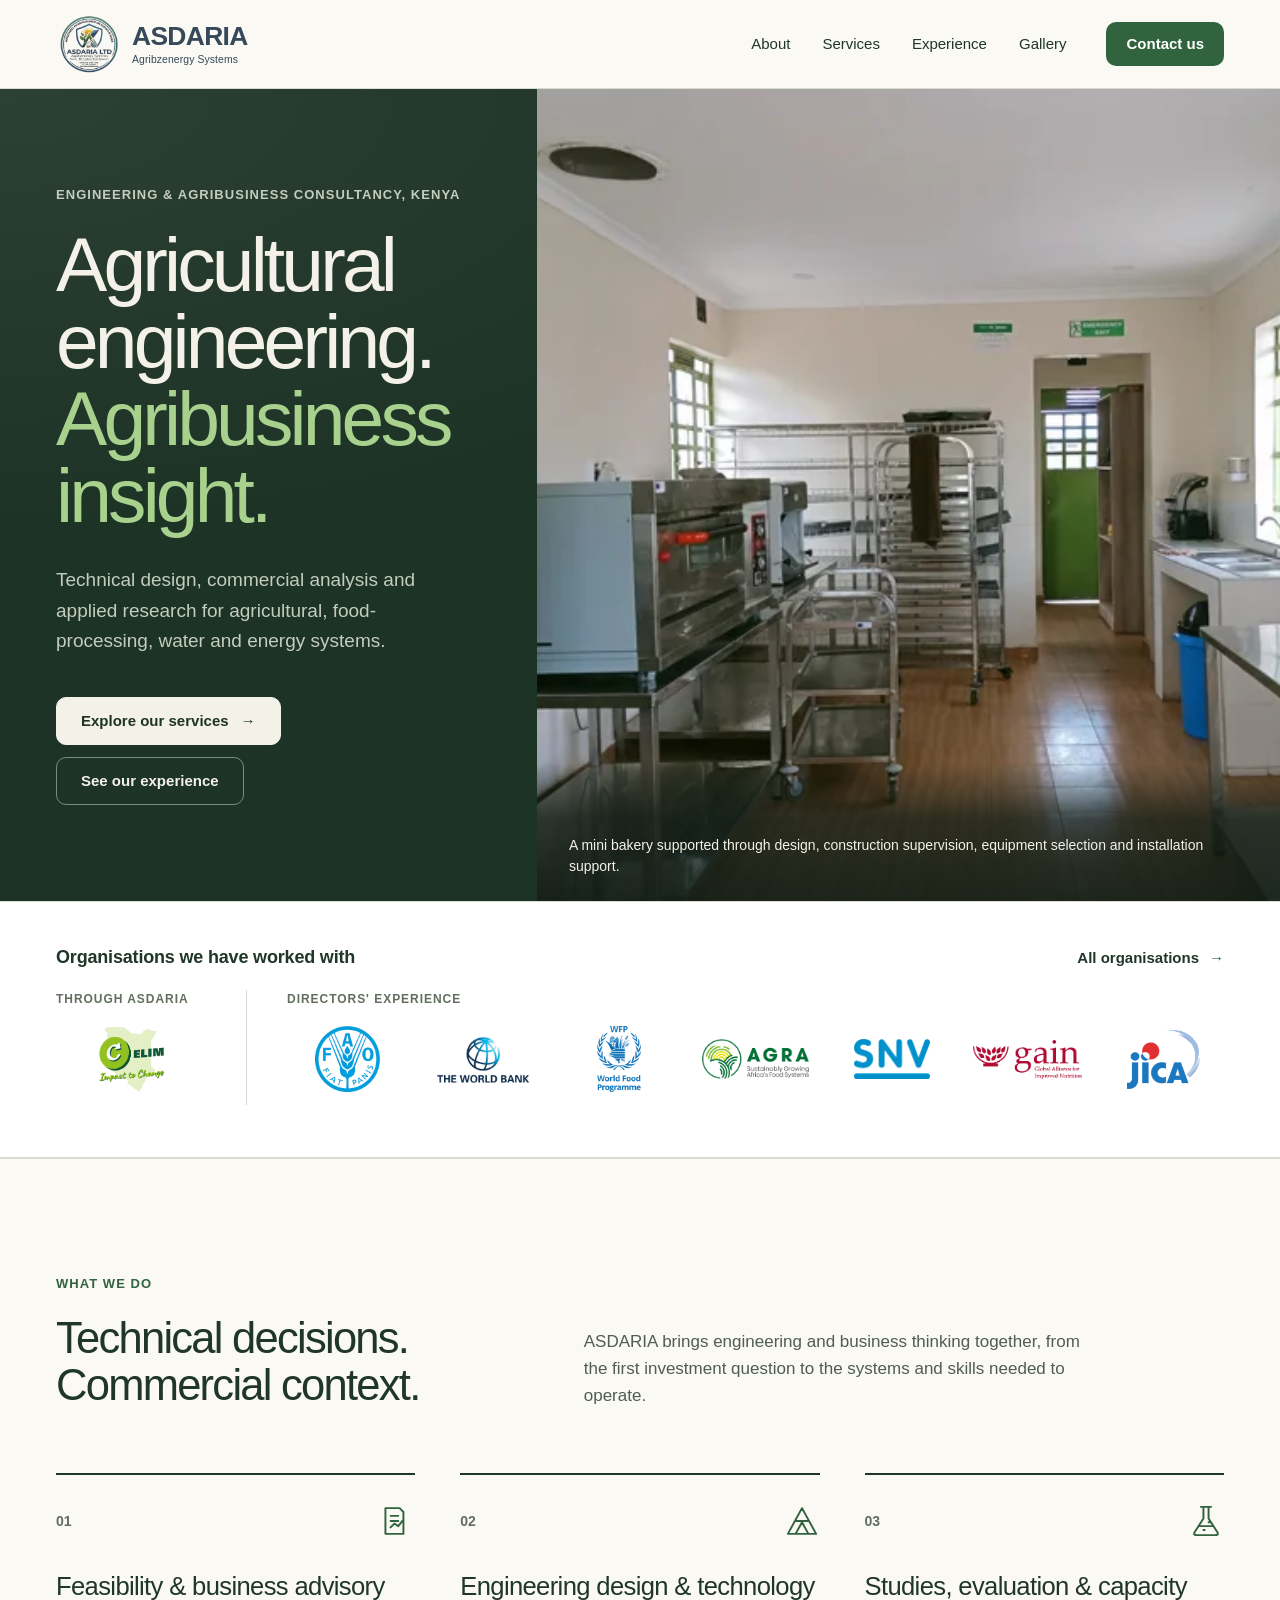
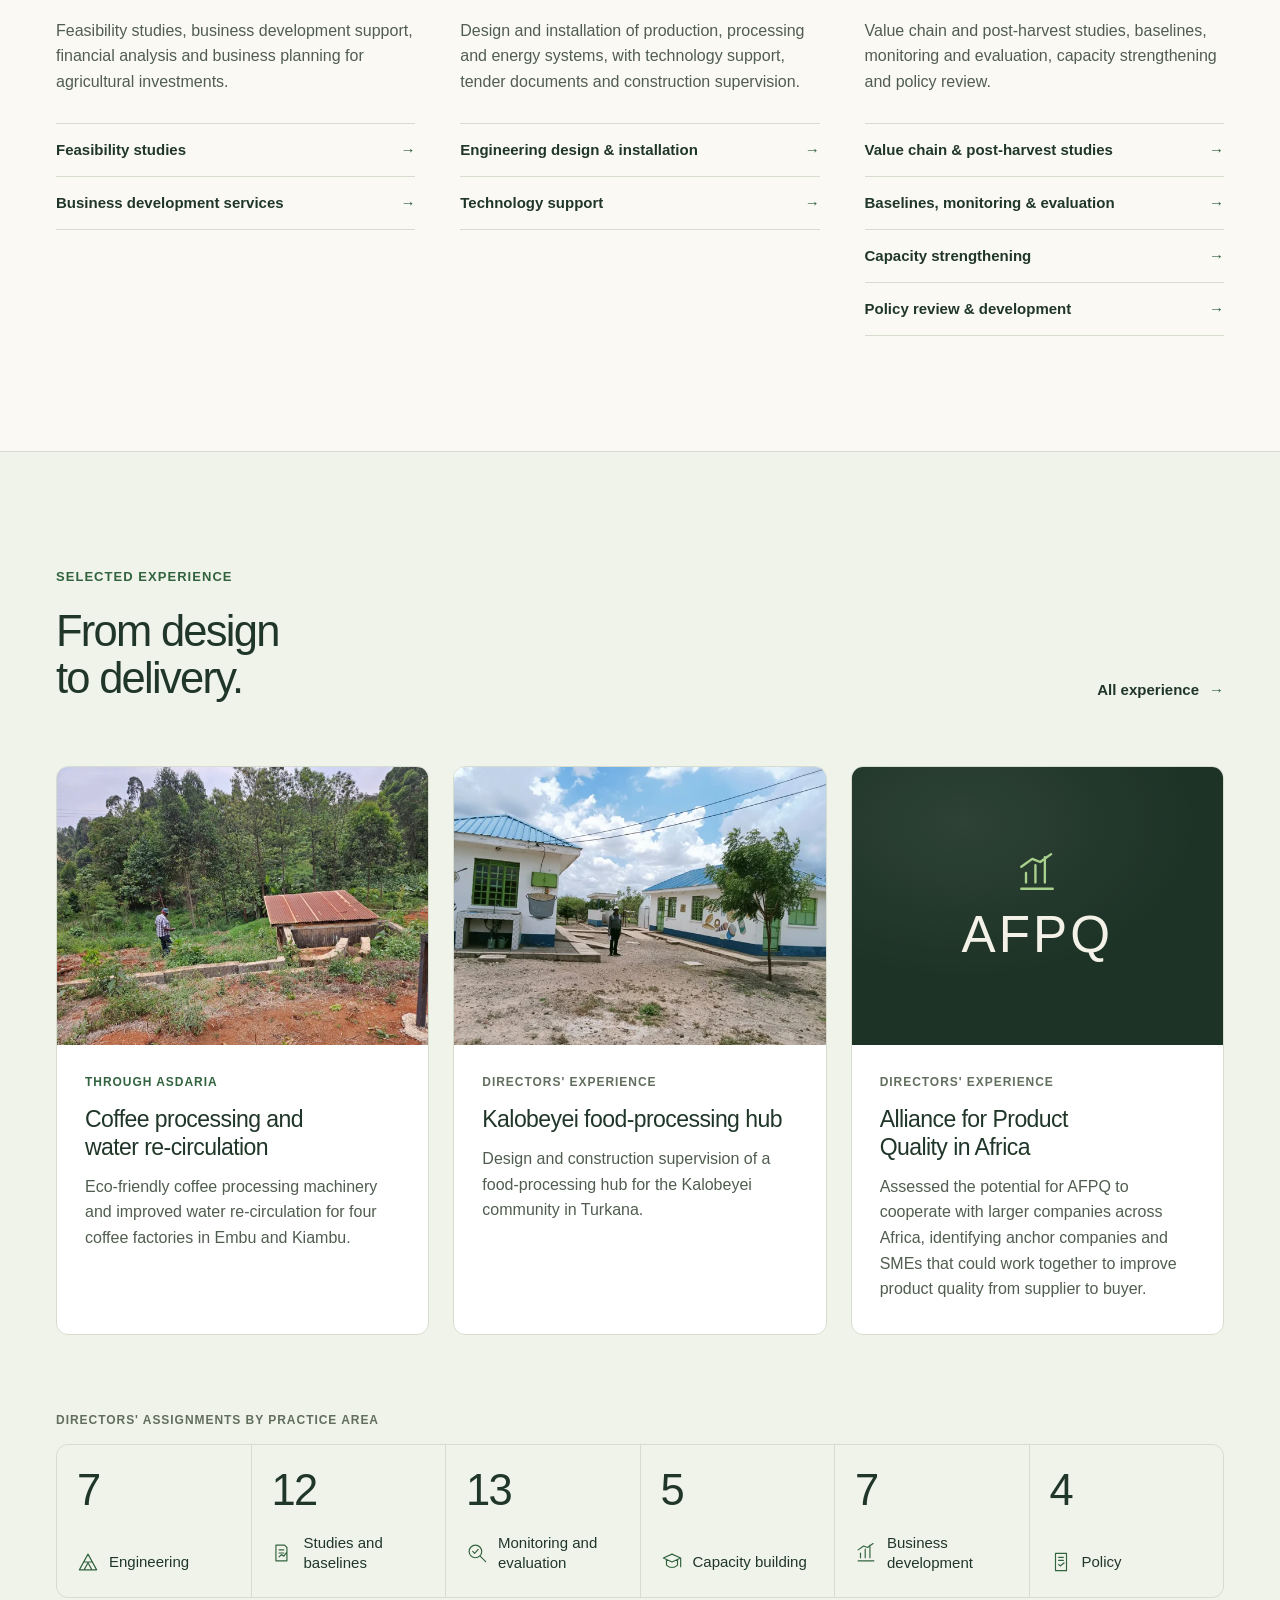
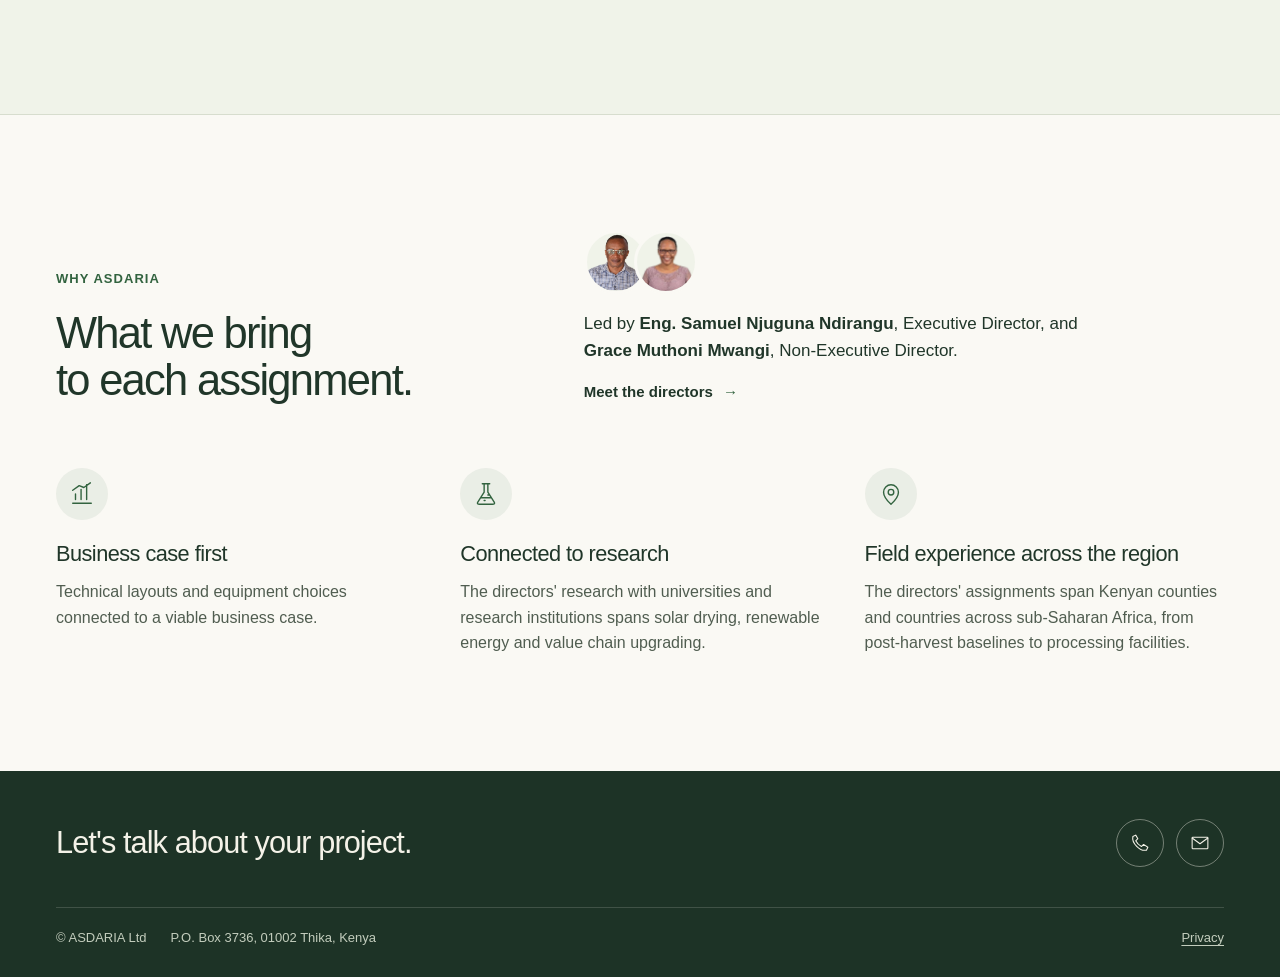
<file: site/index.html>
<!doctype html>
<html lang="en-KE" data-theme="light"><head><meta charset="utf-8">
<meta name="color-scheme" content="light">
<meta name="theme-color" content="#faf9f4">
<meta name="viewport" content="width=device-width, initial-scale=1">
<title>Agricultural engineering and agribusiness consultancy | ASDARIA</title><meta name="description" content="ASDARIA combines agricultural engineering and agribusiness advisory for agriculture, food processing, post-harvest systems, water and energy in Kenya and Africa.">
<meta property="og:title" content="Agricultural engineering and agribusiness consultancy | ASDARIA">
<meta property="og:description" content="ASDARIA combines agricultural engineering and agribusiness advisory for agriculture, food processing, post-harvest systems, water and energy in Kenya and Africa.">
<meta property="og:type" content="website"><meta property="og:site_name" content="ASDARIA">
<meta property="og:locale" content="en_KE">
<meta property="og:image" content="https://asdaria.web.app/assets/share.jpg"><meta property="og:image:width" content="1200"><meta property="og:image:height" content="630">
<meta property="og:image:alt" content="Bakery equipment, racks and stainless-steel work surfaces."><meta name="twitter:card" content="summary_large_image">
<link rel="canonical" href="https://asdaria.web.app/"><meta property="og:url" content="https://asdaria.web.app/">
<link rel="icon" href="assets/favicon.png" type="image/png">
<link rel="stylesheet" href="assets/style.css?v=449f002467"><script src="assets/main.js?v=7357a02862" defer></script>
</head><body>
<a class="skip-link" href="#main">Skip to content</a>
<header class="site-header"><div class="container header-inner">
<a class="brand" href="index.html" aria-label="ASDARIA home"><img class="brand-mark" src="assets/asdaria-logo.png" width="800" height="787" alt="">
      <span class="brand-copy"><span class="brand-name">ASDARIA</span><span class="brand-descriptor">Agribzenergy Systems</span></span></a>
<button class="menu-toggle" type="button" aria-controls="primary-nav" aria-expanded="false" hidden><span class="menu-icon" aria-hidden="true"></span>Menu</button>
<nav id="primary-nav" aria-label="Primary"><a href="about.html">About</a><a href="services.html">Services</a><a href="projects.html">Experience</a><a href="gallery.html">Gallery</a><a class="nav-cta" href="contact.html">Contact us</a></nav>
</div></header>
<main id="main" tabindex="-1"><section class="home-hero" aria-labelledby="hero-title"><div class="home-hero-grid">
      <div class="hero-copy"><p class="eyebrow">Engineering &amp; agribusiness consultancy, Kenya</p>
      <h1 id="hero-title">Agricultural<br>engineering.<br><span>Agribusiness<br>insight.</span></h1>
      <p class="hero-lead">Technical design, commercial analysis and applied research for agricultural, food-processing, water and energy systems.</p>
      <div class="hero-actions"><a class="button light" href="services.html">Explore our services <span aria-hidden="true">&rarr;</span></a><a class="button outline-light" href="projects.html">See our experience</a></div></div>
      <figure class="hero-media"><img src="assets/img/bakery.webp" srcset="assets/img/bakery-small.webp 640w, assets/img/bakery.webp 1600w" sizes="(max-width: 900px) 100vw, 50vw" width="1600" height="1200" alt="Bakery equipment, racks and stainless-steel work surfaces." fetchpriority="high"><figcaption>A mini bakery supported through design, construction supervision, equipment selection and installation support.</figcaption></figure>
      </div></section>
      <section class="org-band" aria-labelledby="org-band-title"><div class="container">
      <div class="org-band-head"><h2 id="org-band-title">Organisations we have worked with</h2><a class="text-link" href="about.html#organisations">All organisations <span aria-hidden="true">&rarr;</span></a></div>
      <div class="org-band-groups"><div class="org-band-group org-band-company"><p>Through ASDARIA</p><ul class="org-row"><li><img src="assets/organisations/celim.webp" width="67" height="64" alt="CELIM, Centro Laici Italiani per le Missioni" loading="lazy" decoding="async"></li></ul></div>
      <div class="org-band-group"><p>Directors' experience</p><ul class="org-row"><li><img src="assets/organisations/fao.webp" width="65" height="66" alt="Food and Agriculture Organization of the United Nations" loading="lazy" decoding="async"></li><li><img src="assets/organisations/world-bank.webp" width="92" height="47" alt="World Bank" loading="lazy" decoding="async"></li><li><img src="assets/organisations/wfp.webp" width="44" height="66" alt="United Nations World Food Programme" loading="lazy" decoding="async"></li><li><img src="assets/organisations/agra.webp" width="107" height="40" alt="AGRA" loading="lazy" decoding="async"></li><li><img src="assets/organisations/snv.webp" width="76" height="41" alt="SNV Netherlands Development Organisation" loading="lazy" decoding="async"></li><li><img src="assets/organisations/gain.webp" width="109" height="39" alt="Global Alliance for Improved Nutrition" loading="lazy" decoding="async"></li><li><img src="assets/organisations/jica.webp" width="73" height="59" alt="Japan International Cooperation Agency" loading="lazy" decoding="async"></li></ul></div></div>
      </div></section>
      <section class="section practice" aria-labelledby="practice-title"><div class="container">
      <div class="section-head"><div><p class="eyebrow">What we do</p><h2 id="practice-title">Technical decisions.<br>Commercial context.</h2></div><p>ASDARIA brings engineering and business thinking together, from the first investment question to the systems and skills needed to operate.</p></div>
      <ol class="pillars reveal-group"><li class="pillar reveal"><div class="pillar-head"><span class="pillar-index">01</span><svg class="practice-icon" viewBox="0 0 28 28" fill="none" stroke="currentColor" stroke-width="1.5" stroke-linecap="round" stroke-linejoin="round" aria-hidden="true" focusable="false"><path d="M5 4h11l3 3v17H5zM9 10h6M9 14h6M9 19l3-3 3 2 4-5"/></svg></div><h3>Feasibility & business advisory</h3><p>Feasibility studies, business development support, financial analysis and business planning for agricultural investments.</p>
      <ul class="pillar-links"><li><a href="services.html#feasibility">Feasibility studies<span aria-hidden="true">&rarr;</span></a></li><li><a href="services.html#bds">Business development services<span aria-hidden="true">&rarr;</span></a></li></ul></li><li class="pillar reveal"><div class="pillar-head"><span class="pillar-index">02</span><svg class="practice-icon" viewBox="0 0 28 28" fill="none" stroke="currentColor" stroke-width="1.5" stroke-linecap="round" stroke-linejoin="round" aria-hidden="true" focusable="false"><path d="M3 24 14 4l11 20zM9 24l5-9 5 9M9 14h10"/></svg></div><h3>Engineering design & technology</h3><p>Design and installation of production, processing and energy systems, with technology support, tender documents and construction supervision.</p>
      <ul class="pillar-links"><li><a href="services.html#engineering">Engineering design &amp; installation<span aria-hidden="true">&rarr;</span></a></li><li><a href="services.html#technology">Technology support<span aria-hidden="true">&rarr;</span></a></li></ul></li><li class="pillar reveal"><div class="pillar-head"><span class="pillar-index">03</span><svg class="practice-icon" viewBox="0 0 28 28" fill="none" stroke="currentColor" stroke-width="1.5" stroke-linecap="round" stroke-linejoin="round" aria-hidden="true" focusable="false"><path d="M10 3h8M12 3v9L5 23q-1 2 2 2h14q3 0 2-2l-7-11V3M9 18h10M12 21h1M16 15h1"/></svg></div><h3>Studies, evaluation & capacity</h3><p>Value chain and post-harvest studies, baselines, monitoring and evaluation, capacity strengthening and policy review.</p>
      <ul class="pillar-links"><li><a href="services.html#postharvest">Value chain &amp; post-harvest studies<span aria-hidden="true">&rarr;</span></a></li><li><a href="services.html#research">Baselines, monitoring &amp; evaluation<span aria-hidden="true">&rarr;</span></a></li><li><a href="services.html#capacity">Capacity strengthening<span aria-hidden="true">&rarr;</span></a></li><li><a href="services.html#policy">Policy review &amp; development<span aria-hidden="true">&rarr;</span></a></li></ul></li></ol></div></section>
      <section class="section soft featured" aria-labelledby="featured-title"><div class="container">
      <div class="section-head"><div><p class="eyebrow">Selected experience</p><h2 id="featured-title">From design<br>to delivery.</h2></div><a class="text-link" href="projects.html">All experience <span aria-hidden="true">&rarr;</span></a></div>
      <div class="cases reveal-group"><article class="case reveal is-company"><div class="case-media"><img src="assets/img/coffee-assessment.webp" srcset="assets/img/coffee-assessment-small.webp 640w, assets/img/coffee-assessment.webp 1600w" sizes="(max-width: 900px) calc(100vw - 40px), 440px" width="1600" height="1200" alt="A site assessment beside coffee-processing water channels and a small pump building." loading="lazy" decoding="async"></div><div class="case-body">
      <p class="case-label">Through ASDARIA</p><h3><a href="projects.html#coffee">Coffee processing and water re-circulation</a></h3><p>Eco-friendly coffee processing machinery and improved water re-circulation for four coffee factories in Embu and Kiambu.</p></div></article><article class="case reveal"><div class="case-media"><img src="assets/img/food-hub.webp" srcset="assets/img/food-hub-small.webp 640w, assets/img/food-hub.webp 1600w" sizes="(max-width: 900px) calc(100vw - 40px), 440px" width="1600" height="1200" alt="The courtyard and buildings of a food-processing hub." loading="lazy" decoding="async"></div><div class="case-body">
      <p class="case-label">Directors' experience</p><h3><a href="projects.html#kalobeyei">Kalobeyei food-processing hub</a></h3><p>Design and construction supervision of a food-processing hub for the Kalobeyei community in Turkana.</p></div></article><article class="case reveal"><div class="case-media"><span class="case-mark" aria-hidden="true"><svg class="practice-icon" viewBox="0 0 28 28" fill="none" stroke="currentColor" stroke-width="1.5" stroke-linecap="round" stroke-linejoin="round" aria-hidden="true" focusable="false"><path d="M4 24h20M7 20v-6M13 20V9M19 20V4M4 10l7-5 5 2 7-5"/></svg><span>AFPQ</span></span></div><div class="case-body">
      <p class="case-label">Directors' experience</p><h3><a href="projects.html#afpq">Alliance for Product Quality in Africa</a></h3><p>Assessed the potential for AFPQ to cooperate with larger companies across Africa, identifying anchor companies and SMEs that could work together to improve product quality from supplier to buyer.</p></div></article></div>
      <div class="practice-index reveal"><h3>Directors' assignments by practice area</h3><ul><li><a href="projects.html#engineering-experience"><span class="index-count">7</span><span class="index-label"><svg class="practice-icon" viewBox="0 0 28 28" fill="none" stroke="currentColor" stroke-width="1.5" stroke-linecap="round" stroke-linejoin="round" aria-hidden="true" focusable="false"><path d="M3 24 14 4l11 20zM9 24l5-9 5 9M9 14h10"/></svg>Engineering</span></a></li><li><a href="projects.html#studies-experience"><span class="index-count">12</span><span class="index-label"><svg class="practice-icon" viewBox="0 0 28 28" fill="none" stroke="currentColor" stroke-width="1.5" stroke-linecap="round" stroke-linejoin="round" aria-hidden="true" focusable="false"><path d="M5 4h11l3 3v17H5zM9 10h6M9 14h6M9 19l3-3 3 2 4-5"/></svg>Studies and baselines</span></a></li><li><a href="projects.html#evaluation-experience"><span class="index-count">13</span><span class="index-label"><svg class="practice-icon" viewBox="0 0 28 28" fill="none" stroke="currentColor" stroke-width="1.5" stroke-linecap="round" stroke-linejoin="round" aria-hidden="true" focusable="false"><circle cx="12" cy="12" r="8"/><path d="m18 18 7 7M8.5 12l2.5 2.5 4.5-5"/></svg>Monitoring and evaluation</span></a></li><li><a href="projects.html#capacity-experience"><span class="index-count">5</span><span class="index-label"><svg class="practice-icon" viewBox="0 0 28 28" fill="none" stroke="currentColor" stroke-width="1.5" stroke-linecap="round" stroke-linejoin="round" aria-hidden="true" focusable="false"><path d="m3 9 11-5 11 5-11 5zM7 11v7q7 6 14 0v-7M25 9v11"/></svg>Capacity building</span></a></li><li><a href="projects.html#business-experience"><span class="index-count">7</span><span class="index-label"><svg class="practice-icon" viewBox="0 0 28 28" fill="none" stroke="currentColor" stroke-width="1.5" stroke-linecap="round" stroke-linejoin="round" aria-hidden="true" focusable="false"><path d="M4 24h20M7 20v-6M13 20V9M19 20V4M4 10l7-5 5 2 7-5"/></svg>Business development</span></a></li><li><a href="projects.html#policy-experience"><span class="index-count">4</span><span class="index-label"><svg class="practice-icon" viewBox="0 0 28 28" fill="none" stroke="currentColor" stroke-width="1.5" stroke-linecap="round" stroke-linejoin="round" aria-hidden="true" focusable="false"><path d="M7 3h14v22H7zM11 8h6M11 12h6M11 17l2 2 5-4"/></svg>Policy</span></a></li></ul></div>
      </div></section>
      <section class="section why" aria-labelledby="why-title"><div class="container">
      <div class="section-head"><div><p class="eyebrow">Why ASDARIA</p><h2 id="why-title">What we bring<br>to each assignment.</h2></div><div class="leaders"><div class="leader-faces"><img src="assets/img/director-samuel.webp" width="385" height="385" alt="" loading="lazy" decoding="async"><img src="assets/img/director-grace.webp" width="236" height="236" alt="" loading="lazy" decoding="async"></div>
      <p>Led by <strong>Eng. Samuel Njuguna Ndirangu</strong>, Executive Director, and <strong>Grace Muthoni Mwangi</strong>, Non-Executive Director.</p>
      <a class="text-link" href="about.html#leadership-title">Meet the directors <span aria-hidden="true">&rarr;</span></a></div></div>
      <ul class="reasons reveal-group"><li class="reason reveal"><span class="card-icon"><svg class="practice-icon" viewBox="0 0 28 28" fill="none" stroke="currentColor" stroke-width="1.5" stroke-linecap="round" stroke-linejoin="round" aria-hidden="true" focusable="false"><path d="M4 24h20M7 20v-6M13 20V9M19 20V4M4 10l7-5 5 2 7-5"/></svg></span><h3>Business case first</h3><p>Technical layouts and equipment choices connected to a viable business case.</p></li><li class="reason reveal"><span class="card-icon"><svg class="practice-icon" viewBox="0 0 28 28" fill="none" stroke="currentColor" stroke-width="1.5" stroke-linecap="round" stroke-linejoin="round" aria-hidden="true" focusable="false"><path d="M10 3h8M12 3v9L5 23q-1 2 2 2h14q3 0 2-2l-7-11V3M9 18h10M12 21h1M16 15h1"/></svg></span><h3>Connected to research</h3><p>The directors' research with universities and research institutions spans solar drying, renewable energy and value chain upgrading.</p></li><li class="reason reveal"><span class="card-icon"><svg class="practice-icon" viewBox="0 0 28 28" fill="none" stroke="currentColor" stroke-width="1.5" stroke-linecap="round" stroke-linejoin="round" aria-hidden="true" focusable="false"><path d="M14 25s-8-7.4-8-13a8 8 0 0 1 16 0c0 5.6-8 13-8 13z"/><circle cx="14" cy="12" r="3"/></svg></span><h3>Field experience across the region</h3><p>The directors' assignments span Kenyan counties and countries across sub-Saharan Africa, from post-harvest baselines to processing facilities.</p></li></ul>
      </div></section></main>
<footer class="site-footer"><div class="container"><div class="footer-cta"><h2>Let's talk about your project.</h2>
      <div class="footer-cta-links"><a class="icon-link" href="tel:+254733954103" aria-label="Call +254733954103" title="Call +254733954103"><svg class="practice-icon" viewBox="0 0 28 28" fill="none" stroke="currentColor" stroke-width="1.5" stroke-linecap="round" stroke-linejoin="round" aria-hidden="true" focusable="false"><path d="m8 3-4 2c-2 9 10 21 19 19l2-4-6-4-3 3c-4-2-6-4-8-8l3-3z"/></svg></a><a class="icon-link" href="mailto:asdaria.ltd@gmail.com" aria-label="Email asdaria.ltd@gmail.com" title="Email asdaria.ltd@gmail.com"><svg class="practice-icon" viewBox="0 0 28 28" fill="none" stroke="currentColor" stroke-width="1.5" stroke-linecap="round" stroke-linejoin="round" aria-hidden="true" focusable="false"><rect x="3" y="6" width="22" height="16" rx="1"/><path d="m3 7 11 8L25 7"/></svg></a></div></div>
<div class="footer-bottom"><p>&copy; ASDARIA Ltd</p><address>P.O. Box 3736, 01002 Thika, Kenya</address><a href="privacy.html">Privacy</a></div>
</div></footer></body></html>
</file>
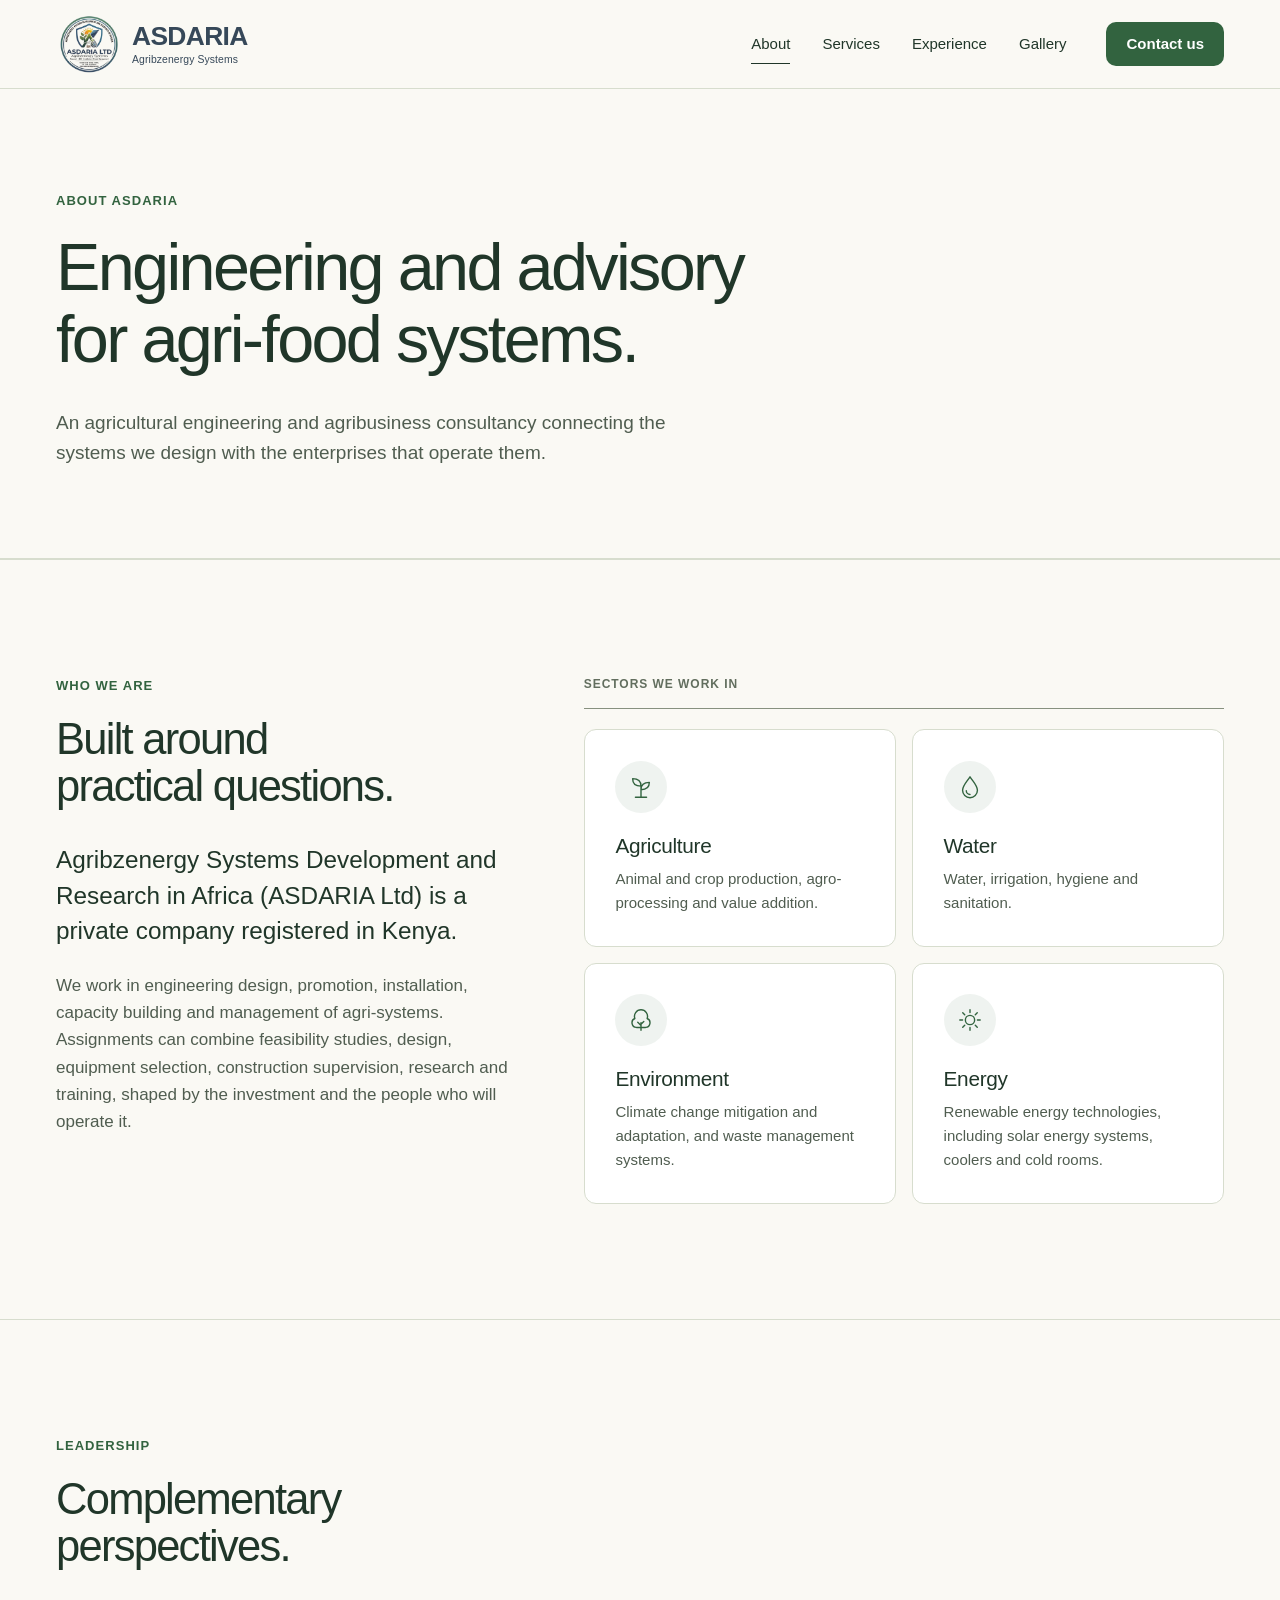
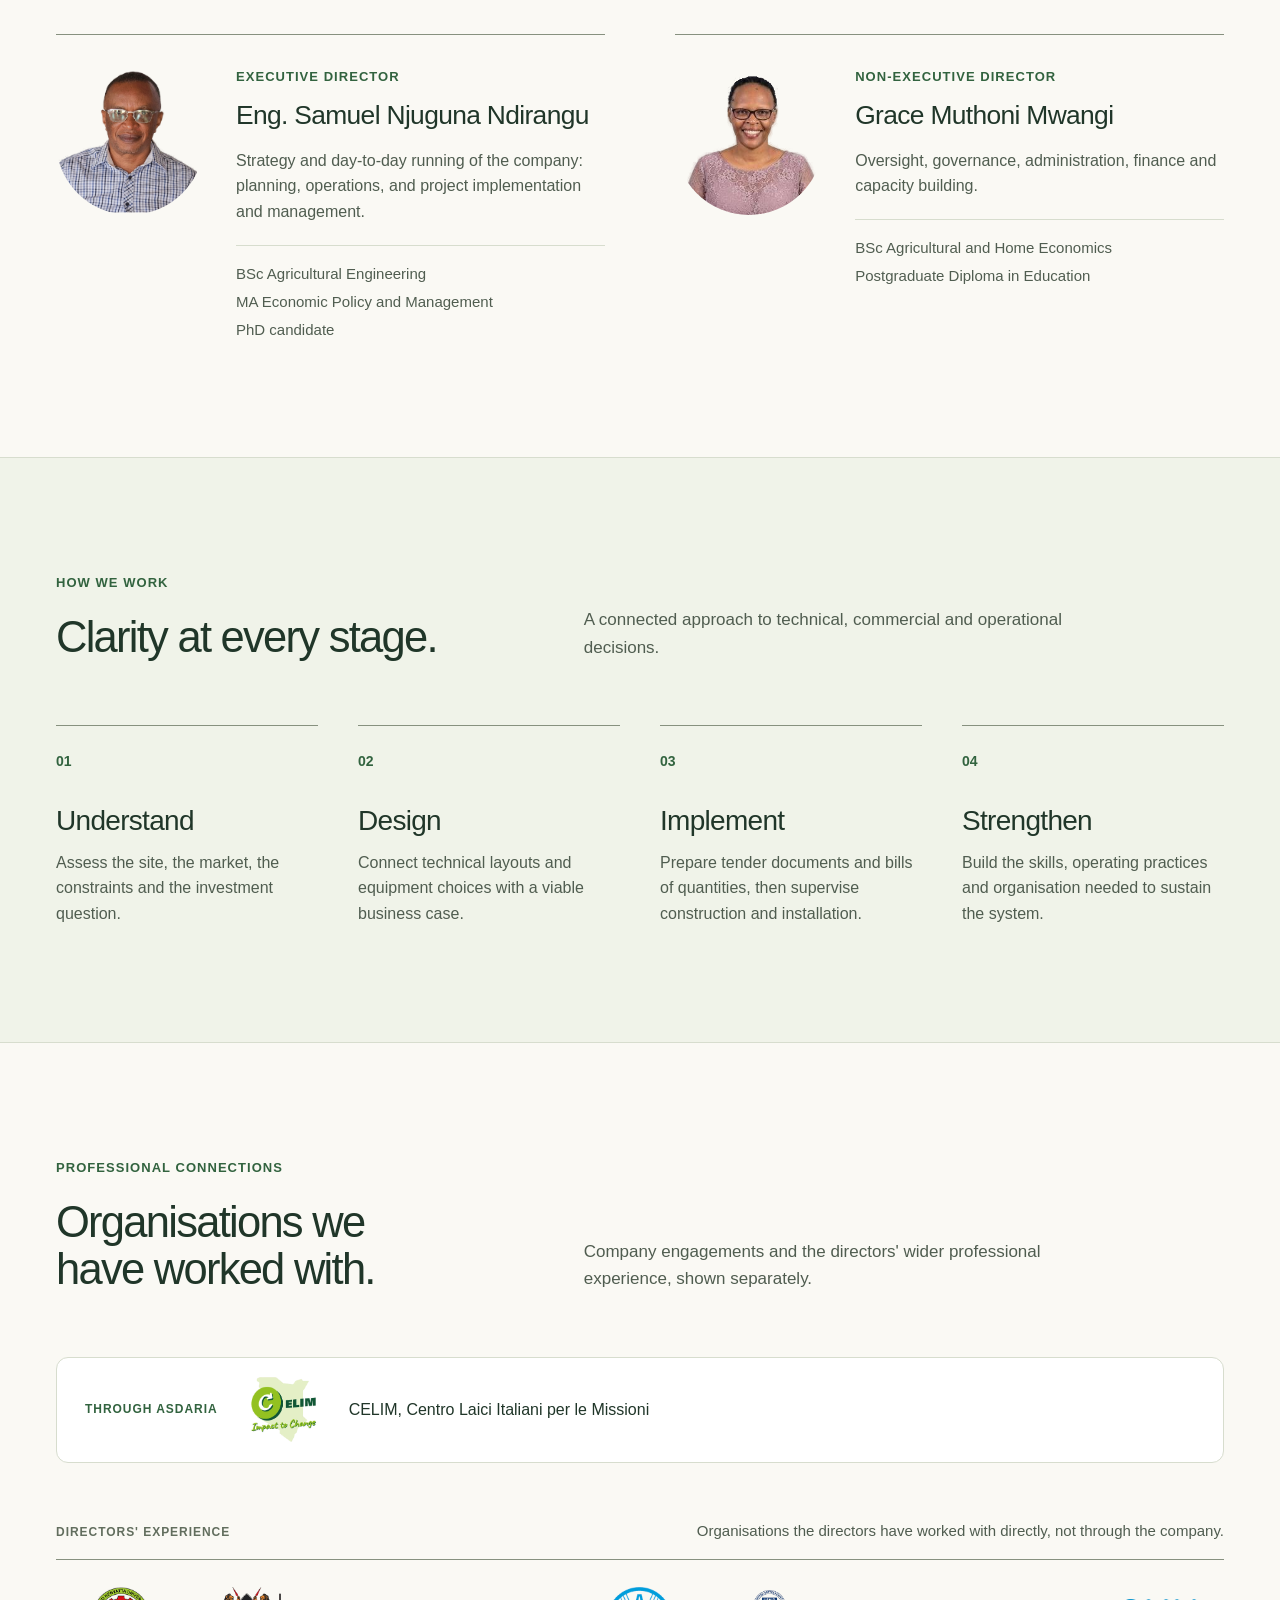
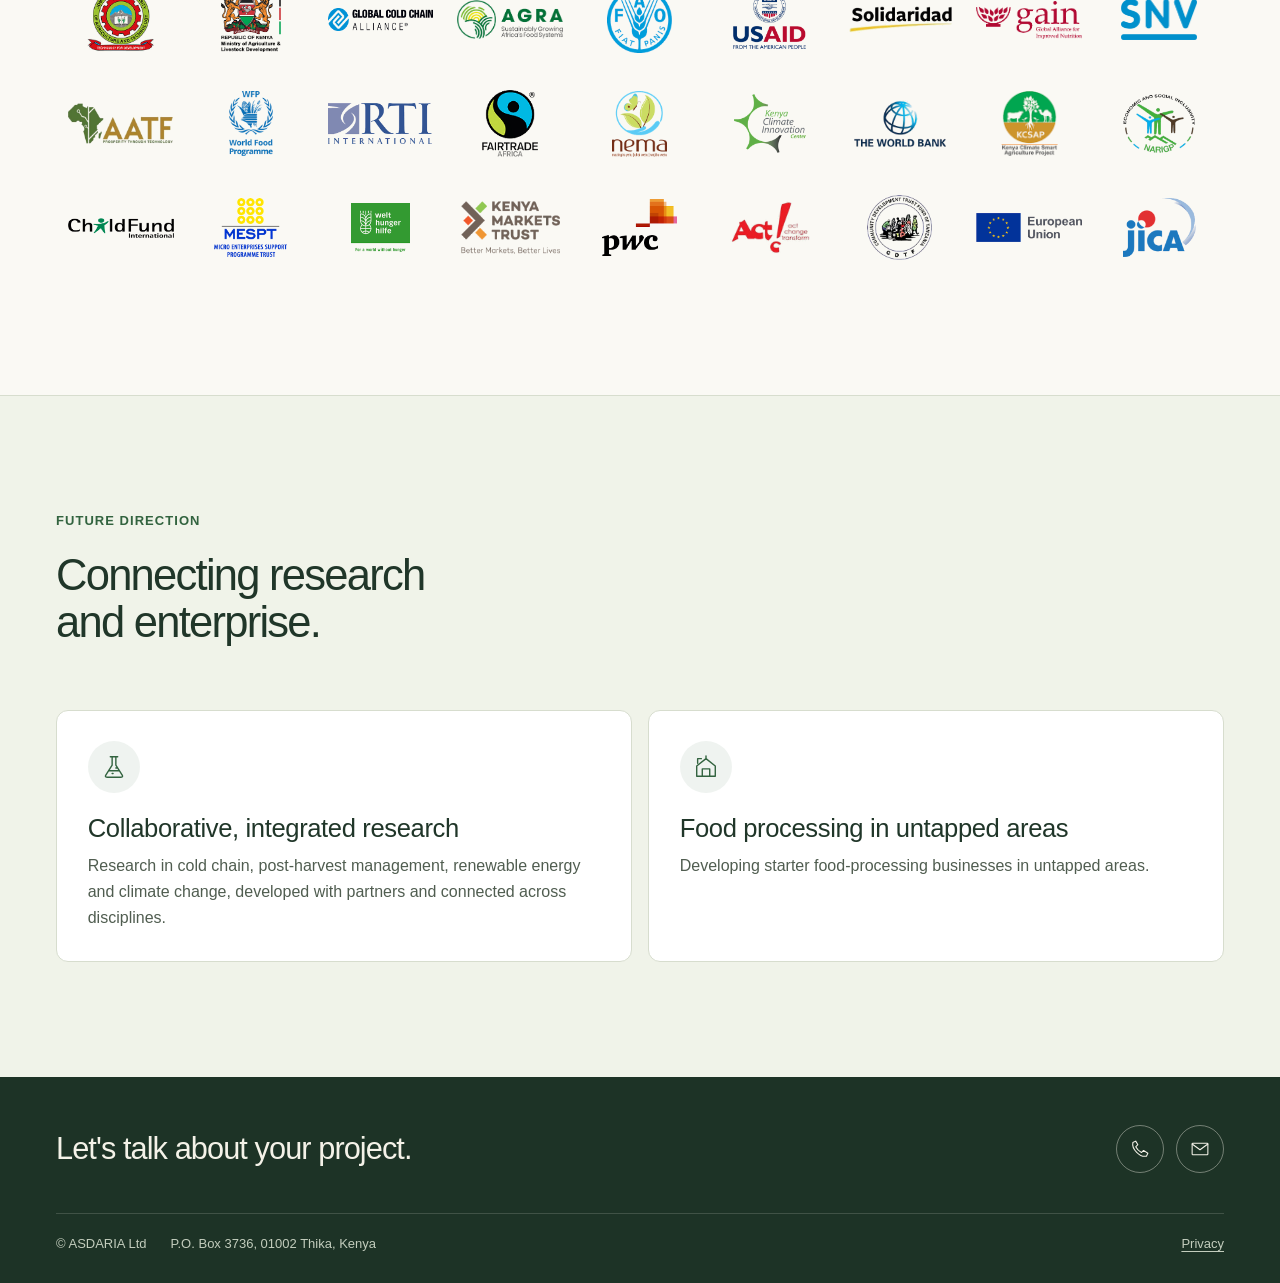
<file: site/about.html>
<!doctype html>
<html lang="en-KE" data-theme="light"><head><meta charset="utf-8">
<meta name="color-scheme" content="light">
<meta name="theme-color" content="#faf9f4">
<meta name="viewport" content="width=device-width, initial-scale=1">
<title>About us | ASDARIA</title><meta name="description" content="Meet ASDARIA, a Kenyan agricultural engineering and agribusiness consultancy: its directors, approach, professional connections and future direction.">
<meta property="og:title" content="About us | ASDARIA">
<meta property="og:description" content="Meet ASDARIA, a Kenyan agricultural engineering and agribusiness consultancy: its directors, approach, professional connections and future direction.">
<meta property="og:type" content="website"><meta property="og:site_name" content="ASDARIA">
<meta property="og:locale" content="en_KE">
<meta property="og:image" content="https://asdaria.web.app/assets/share.jpg"><meta property="og:image:width" content="1200"><meta property="og:image:height" content="630">
<meta property="og:image:alt" content="Bakery equipment, racks and stainless-steel work surfaces."><meta name="twitter:card" content="summary_large_image">
<link rel="canonical" href="https://asdaria.web.app/about.html"><meta property="og:url" content="https://asdaria.web.app/about.html">
<link rel="icon" href="assets/favicon.png" type="image/png">
<link rel="stylesheet" href="assets/style.css?v=449f002467"><script src="assets/main.js?v=7357a02862" defer></script>
</head><body>
<a class="skip-link" href="#main">Skip to content</a>
<header class="site-header"><div class="container header-inner">
<a class="brand" href="index.html" aria-label="ASDARIA home"><img class="brand-mark" src="assets/asdaria-logo.png" width="800" height="787" alt="">
      <span class="brand-copy"><span class="brand-name">ASDARIA</span><span class="brand-descriptor">Agribzenergy Systems</span></span></a>
<button class="menu-toggle" type="button" aria-controls="primary-nav" aria-expanded="false" hidden><span class="menu-icon" aria-hidden="true"></span>Menu</button>
<nav id="primary-nav" aria-label="Primary"><a href="about.html" aria-current="page">About</a><a href="services.html">Services</a><a href="projects.html">Experience</a><a href="gallery.html">Gallery</a><a class="nav-cta" href="contact.html">Contact us</a></nav>
</div></header>
<main id="main" tabindex="-1"><section class="page-hero"><div class="container">
      <p class="eyebrow">About ASDARIA</p><h1>Engineering and advisory<br>for agri-food systems.</h1><p class="lead">An agricultural engineering and agribusiness consultancy connecting the systems we design with the enterprises that operate them.</p></div></section><section class="section" aria-labelledby="intro-title"><div class="container split intro">
      <div class="intro-copy"><p class="eyebrow">Who we are</p><h2 id="intro-title">Built around<br>practical questions.</h2>
      <p class="large-copy">Agribzenergy Systems Development and Research in Africa (ASDARIA Ltd) is a private company registered in Kenya.</p>
      <p>We work in engineering design, promotion, installation, capacity building and management of agri-systems. Assignments can combine feasibility studies, design, equipment selection, construction supervision, research and training, shaped by the investment and the people who will operate it.</p></div>
      <div class="intro-sectors"><h3 class="sectors-label">Sectors we work in</h3><ul class="card-grid sectors"><li class="info-card"><span class="card-icon"><svg class="practice-icon" viewBox="0 0 28 28" fill="none" stroke="currentColor" stroke-width="1.5" stroke-linecap="round" stroke-linejoin="round" aria-hidden="true" focusable="false"><path d="M14 25V13M14 13C14 8 10.5 5 5 5c0 5 3.5 8 9 8zM14 17c0-5 3.5-8 9-8 0 5-3.5 8-9 8zM8 25h12"/></svg></span><h4>Agriculture</h4><p>Animal and crop production, agro-processing and value addition.</p></li><li class="info-card"><span class="card-icon"><svg class="practice-icon" viewBox="0 0 28 28" fill="none" stroke="currentColor" stroke-width="1.5" stroke-linecap="round" stroke-linejoin="round" aria-hidden="true" focusable="false"><path d="M14 3C10.5 8.5 6 12.5 6 17.5a8 8 0 0 0 16 0C22 12.5 17.5 8.5 14 3zM10 18a4 4 0 0 0 4 4"/></svg></span><h4>Water</h4><p>Water, irrigation, hygiene and sanitation.</p></li><li class="info-card"><span class="card-icon"><svg class="practice-icon" viewBox="0 0 28 28" fill="none" stroke="currentColor" stroke-width="1.5" stroke-linecap="round" stroke-linejoin="round" aria-hidden="true" focusable="false"><path d="M14 25v-8M14 20l-3.5-3.5M14 18.5l3-3M14 3a7 7 0 0 0-6.6 9.4A5 5 0 0 0 9 22h10a5 5 0 0 0 1.6-9.6A7 7 0 0 0 14 3z"/></svg></span><h4>Environment</h4><p>Climate change mitigation and adaptation, and waste management systems.</p></li><li class="info-card"><span class="card-icon"><svg class="practice-icon" viewBox="0 0 28 28" fill="none" stroke="currentColor" stroke-width="1.5" stroke-linecap="round" stroke-linejoin="round" aria-hidden="true" focusable="false"><circle cx="14" cy="14" r="5"/><path d="M14 3v3M14 22v3M3 14h3M22 14h3M6.2 6.2l2.1 2.1M19.7 19.7l2.1 2.1M6.2 21.8l2.1-2.1M19.7 8.3l2.1-2.1"/></svg></span><h4>Energy</h4><p>Renewable energy technologies, including solar energy systems, coolers and cold rooms.</p></li></ul></div>
      </div></section>
      <section class="section" aria-labelledby="leadership-title"><div class="container">
      <div class="section-head"><div><p class="eyebrow">Leadership</p><h2 id="leadership-title">Complementary perspectives.</h2></div></div>
      <div class="people"><article class="person"><img src="assets/img/director-samuel.webp" width="385" height="385" alt="Portrait of Eng. Samuel Njuguna Ndirangu." loading="lazy" decoding="async"><div class="person-copy"><p class="person-role">Executive Director</p><h3>Eng. Samuel Njuguna Ndirangu</h3><p>Strategy and day-to-day running of the company: planning, operations, and project implementation and management.</p><ul class="credentials"><li>BSc Agricultural Engineering</li><li>MA Economic Policy and Management</li><li>PhD candidate</li></ul></div></article><article class="person"><img src="assets/img/director-grace.webp" width="236" height="236" alt="Portrait of Grace Muthoni Mwangi." loading="lazy" decoding="async"><div class="person-copy"><p class="person-role">Non-Executive Director</p><h3>Grace Muthoni Mwangi</h3><p>Oversight, governance, administration, finance and capacity building.</p><ul class="credentials"><li>BSc Agricultural and Home Economics</li><li>Postgraduate Diploma in Education</li></ul></div></article></div></div></section>
      <section class="section soft" aria-labelledby="approach-title"><div class="container">
      <div class="section-head"><div><p class="eyebrow">How we work</p><h2 id="approach-title">Clarity at every stage.</h2></div><p>A connected approach to technical, commercial and operational decisions.</p></div>
      <ol class="steps"><li><span class="step-index">01</span><h3>Understand</h3><p>Assess the site, the market, the constraints and the investment question.</p></li><li><span class="step-index">02</span><h3>Design</h3><p>Connect technical layouts and equipment choices with a viable business case.</p></li><li><span class="step-index">03</span><h3>Implement</h3><p>Prepare tender documents and bills of quantities, then supervise construction and installation.</p></li><li><span class="step-index">04</span><h3>Strengthen</h3><p>Build the skills, operating practices and organisation needed to sustain the system.</p></li></ol></div></section><section class="section organisations" id="organisations" aria-labelledby="organisations-heading"><div class="container">
      <div class="section-head"><div><p class="eyebrow">Professional connections</p><h2 id="organisations-heading">Organisations we<br>have worked with.</h2></div><p>Company engagements and the directors' wider professional experience, shown separately.</p></div>
      <div class="org-company"><h3>Through ASDARIA</h3><ul class="org-logo"><li><img src="assets/organisations/celim.webp" width="67" height="64" alt="CELIM, Centro Laici Italiani per le Missioni" loading="lazy" decoding="async"></li></ul><p>CELIM, Centro Laici Italiani per le Missioni</p></div>
      <div class="org-directors"><div class="org-directors-head"><h3>Directors' experience</h3><p>Organisations the directors have worked with directly, not through the company.</p></div>
      <ul class="org-wall"><li><img src="assets/organisations/jkuat.webp" width="67" height="64" alt="Jomo Kenyatta University of Agriculture and Technology" loading="lazy" decoding="async"></li><li><img src="assets/organisations/agriculture-ministry.webp" width="60" height="66" alt="Ministry of Agriculture and Livestock Development, Kenya" loading="lazy" decoding="async"></li><li><img src="assets/organisations/cold-chain.webp" width="138" height="31" alt="World Food Logistics Organization / Global Cold Chain Foundation" loading="lazy" decoding="async"></li><li><img src="assets/organisations/agra.webp" width="107" height="40" alt="AGRA" loading="lazy" decoding="async"></li><li><img src="assets/organisations/fao.webp" width="65" height="66" alt="Food and Agriculture Organization of the United Nations" loading="lazy" decoding="async"></li><li><img src="assets/organisations/usaid.webp" width="73" height="59" alt="USAID / Development Alternatives Incorporated" loading="lazy" decoding="async"></li><li><img src="assets/organisations/solidaridad.webp" width="131" height="33" alt="Solidaridad Network" loading="lazy" decoding="async"></li><li><img src="assets/organisations/gain.webp" width="109" height="39" alt="Global Alliance for Improved Nutrition" loading="lazy" decoding="async"></li><li><img src="assets/organisations/snv.webp" width="76" height="41" alt="SNV Netherlands Development Organisation" loading="lazy" decoding="async"></li><li><img src="assets/organisations/aatf.webp" width="105" height="41" alt="African Agricultural Technology Foundation" loading="lazy" decoding="async"></li><li><img src="assets/organisations/wfp.webp" width="44" height="66" alt="United Nations World Food Programme" loading="lazy" decoding="async"></li><li><img src="assets/organisations/rti.webp" width="104" height="41" alt="RTI International" loading="lazy" decoding="async"></li><li><img src="assets/organisations/fairtrade.webp" width="56" height="66" alt="Fairtrade Africa" loading="lazy" decoding="async"></li><li><img src="assets/organisations/nema.webp" width="55" height="66" alt="National Environment Management Authority, Kenya" loading="lazy" decoding="async"></li><li><img src="assets/organisations/kcic.webp" width="72" height="59" alt="Kenya Climate Innovation Center" loading="lazy" decoding="async"></li><li><img src="assets/organisations/world-bank.webp" width="92" height="47" alt="World Bank" loading="lazy" decoding="async"></li><li><img src="assets/organisations/kcsap.webp" width="57" height="66" alt="Kenya Climate Smart Agriculture Project" loading="lazy" decoding="async"></li><li><img src="assets/organisations/narigp.webp" width="72" height="59" alt="National Agricultural and Rural Inclusive Growth Project" loading="lazy" decoding="async"></li><li><img src="assets/organisations/childfund.webp" width="150" height="28" alt="ChildFund International" loading="lazy" decoding="async"></li><li><img src="assets/organisations/mespt.webp" width="73" height="59" alt="Micro Enterprises Support Programme Trust" loading="lazy" decoding="async"></li><li><img src="assets/organisations/welthungerhilfe.webp" width="59" height="49" alt="Welthungerhilfe" loading="lazy" decoding="async"></li><li><img src="assets/organisations/kenya-markets-trust.webp" width="99" height="53" alt="Kenya Markets Trust" loading="lazy" decoding="async"></li><li><img src="assets/organisations/pwc.webp" width="75" height="57" alt="PwC" loading="lazy" decoding="async"></li><li><img src="assets/organisations/act.webp" width="80" height="54" alt="Act! Change Transform" loading="lazy" decoding="async"></li><li><img src="assets/organisations/cdtf.webp" width="65" height="66" alt="Community Development Trust Fund" loading="lazy" decoding="async"></li><li><img src="assets/organisations/eu.webp" width="112" height="31" alt="European Union" loading="lazy" decoding="async"></li><li><img src="assets/organisations/jica.webp" width="73" height="59" alt="Japan International Cooperation Agency" loading="lazy" decoding="async"></li></ul></div>
      </div></section><section class="section soft growth" aria-labelledby="growth-title"><div class="container">
      <div class="section-head"><div><p class="eyebrow">Future direction</p><h2 id="growth-title">Connecting research<br>and enterprise.</h2></div></div>
      <ul class="card-grid growth-list"><li class="info-card"><span class="card-icon"><svg class="practice-icon" viewBox="0 0 28 28" fill="none" stroke="currentColor" stroke-width="1.5" stroke-linecap="round" stroke-linejoin="round" aria-hidden="true" focusable="false"><path d="M10 3h8M12 3v9L5 23q-1 2 2 2h14q3 0 2-2l-7-11V3M9 18h10M12 21h1M16 15h1"/></svg></span><h3>Collaborative, integrated research</h3><p>Research in cold chain, post-harvest management, renewable energy and climate change, developed with partners and connected across disciplines.</p></li><li class="info-card"><span class="card-icon"><svg class="practice-icon" viewBox="0 0 28 28" fill="none" stroke="currentColor" stroke-width="1.5" stroke-linecap="round" stroke-linejoin="round" aria-hidden="true" focusable="false"><path d="M4 13 14 5l10 8v11H4zM10 24v-8h8v8M14 5V2M5 10V5h4"/></svg></span><h3>Food processing in untapped areas</h3><p>Developing starter food-processing businesses in untapped areas.</p></li></ul></div></section></main>
<footer class="site-footer"><div class="container"><div class="footer-cta"><h2>Let's talk about your project.</h2>
      <div class="footer-cta-links"><a class="icon-link" href="tel:+254733954103" aria-label="Call +254733954103" title="Call +254733954103"><svg class="practice-icon" viewBox="0 0 28 28" fill="none" stroke="currentColor" stroke-width="1.5" stroke-linecap="round" stroke-linejoin="round" aria-hidden="true" focusable="false"><path d="m8 3-4 2c-2 9 10 21 19 19l2-4-6-4-3 3c-4-2-6-4-8-8l3-3z"/></svg></a><a class="icon-link" href="mailto:asdaria.ltd@gmail.com" aria-label="Email asdaria.ltd@gmail.com" title="Email asdaria.ltd@gmail.com"><svg class="practice-icon" viewBox="0 0 28 28" fill="none" stroke="currentColor" stroke-width="1.5" stroke-linecap="round" stroke-linejoin="round" aria-hidden="true" focusable="false"><rect x="3" y="6" width="22" height="16" rx="1"/><path d="m3 7 11 8L25 7"/></svg></a></div></div>
<div class="footer-bottom"><p>&copy; ASDARIA Ltd</p><address>P.O. Box 3736, 01002 Thika, Kenya</address><a href="privacy.html">Privacy</a></div>
</div></footer></body></html>
</file>
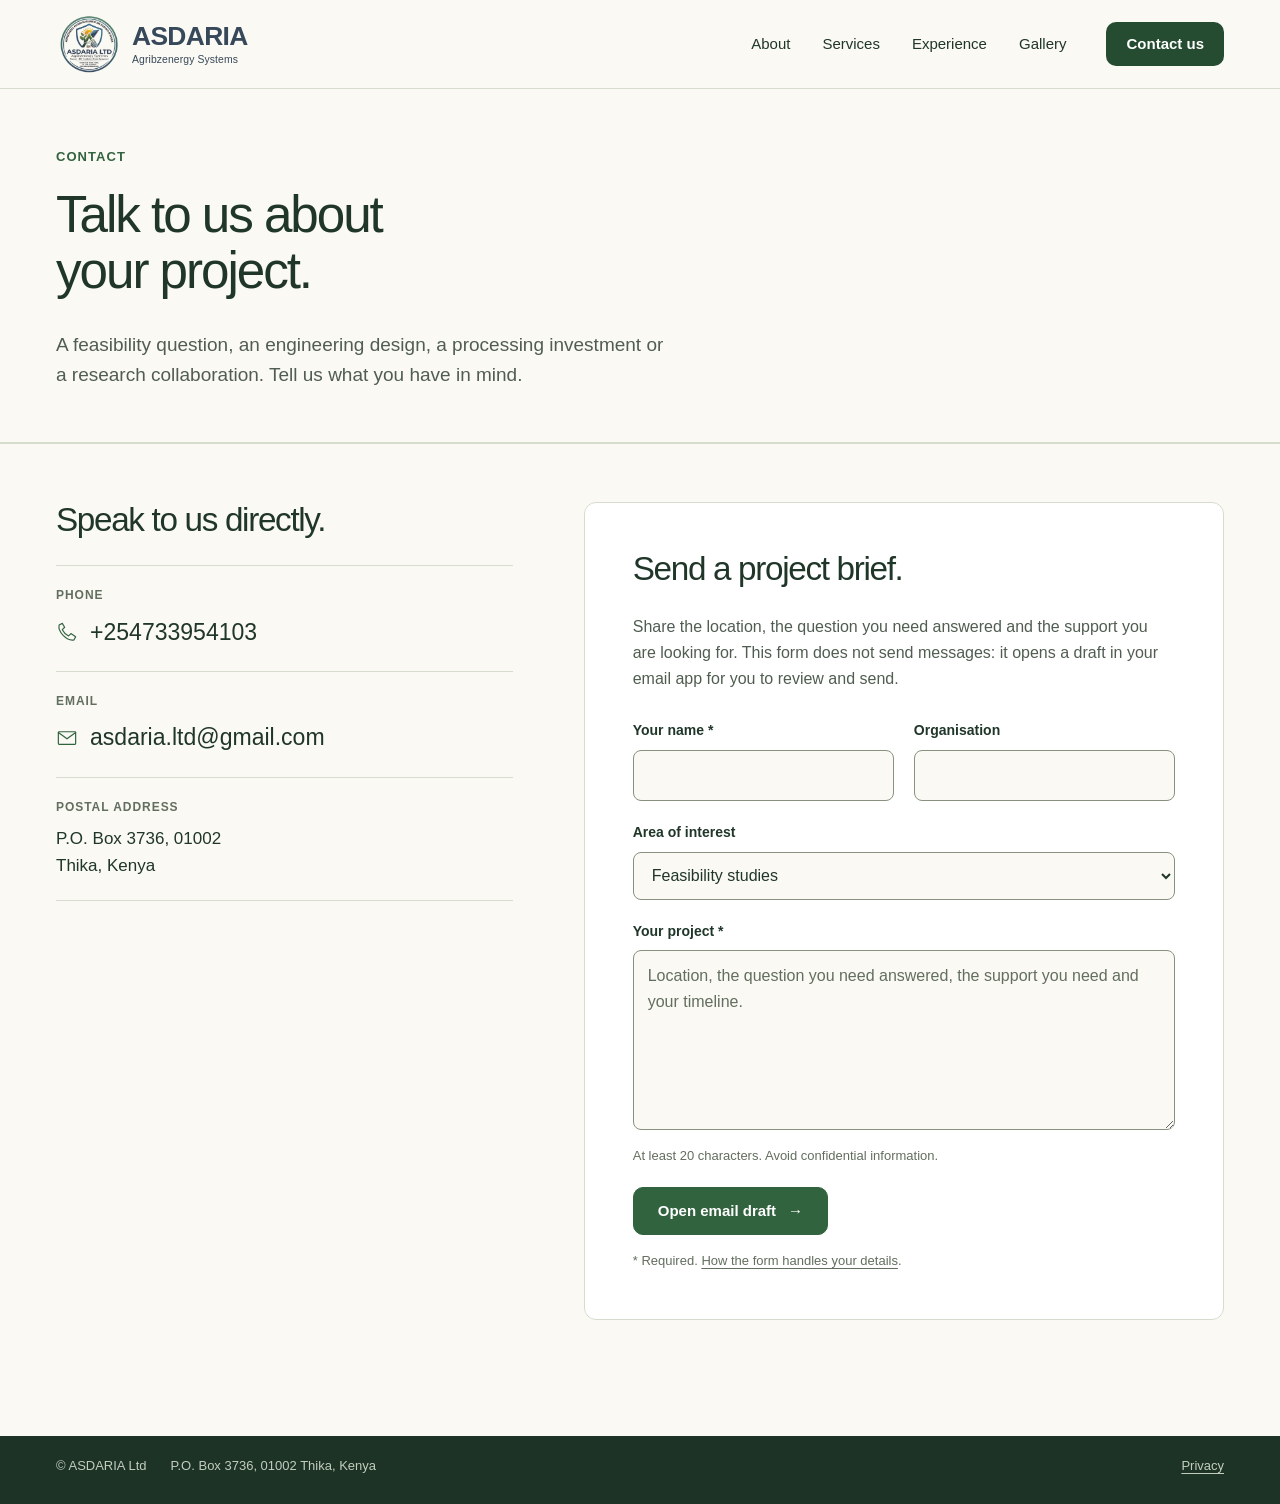
<file: site/contact.html>
<!doctype html>
<html lang="en-KE" data-theme="light"><head><meta charset="utf-8">
<meta name="color-scheme" content="light">
<meta name="theme-color" content="#faf9f4">
<meta name="viewport" content="width=device-width, initial-scale=1">
<title>Contact | ASDARIA</title><meta name="description" content="Call ASDARIA on +254733954103 or email asdaria.ltd@gmail.com to discuss feasibility, engineering design, studies or business advisory.">
<meta property="og:title" content="Contact | ASDARIA">
<meta property="og:description" content="Call ASDARIA on +254733954103 or email asdaria.ltd@gmail.com to discuss feasibility, engineering design, studies or business advisory.">
<meta property="og:type" content="website"><meta property="og:site_name" content="ASDARIA">
<meta property="og:locale" content="en_KE">
<meta property="og:image" content="https://asdaria.web.app/assets/share.jpg"><meta property="og:image:width" content="1200"><meta property="og:image:height" content="630">
<meta property="og:image:alt" content="Bakery equipment, racks and stainless-steel work surfaces."><meta name="twitter:card" content="summary_large_image">
<link rel="canonical" href="https://asdaria.web.app/contact.html"><meta property="og:url" content="https://asdaria.web.app/contact.html">
<link rel="icon" href="assets/favicon.png" type="image/png">
<link rel="stylesheet" href="assets/style.css?v=449f002467"><script src="assets/main.js?v=7357a02862" defer></script>
</head><body>
<a class="skip-link" href="#main">Skip to content</a>
<header class="site-header"><div class="container header-inner">
<a class="brand" href="index.html" aria-label="ASDARIA home"><img class="brand-mark" src="assets/asdaria-logo.png" width="800" height="787" alt="">
      <span class="brand-copy"><span class="brand-name">ASDARIA</span><span class="brand-descriptor">Agribzenergy Systems</span></span></a>
<button class="menu-toggle" type="button" aria-controls="primary-nav" aria-expanded="false" hidden><span class="menu-icon" aria-hidden="true"></span>Menu</button>
<nav id="primary-nav" aria-label="Primary"><a href="about.html">About</a><a href="services.html">Services</a><a href="projects.html">Experience</a><a href="gallery.html">Gallery</a><a class="nav-cta" href="contact.html" aria-current="page">Contact us</a></nav>
</div></header>
<main id="main" tabindex="-1"><section class="page-hero compact"><div class="container">
      <p class="eyebrow">Contact</p><h1>Talk to us about<br>your project.</h1><p class="lead">A feasibility question, an engineering design, a processing investment or a research collaboration. Tell us what you have in mind.</p></div></section><section class="section contact-section"><div class="container contact-grid">
      <div class="contact-details"><h2>Speak to us directly.</h2>
      <dl class="contact-list"><div><dt>Phone</dt><dd><a class="contact-link" href="tel:+254733954103"><svg class="practice-icon" viewBox="0 0 28 28" fill="none" stroke="currentColor" stroke-width="1.5" stroke-linecap="round" stroke-linejoin="round" aria-hidden="true" focusable="false"><path d="m8 3-4 2c-2 9 10 21 19 19l2-4-6-4-3 3c-4-2-6-4-8-8l3-3z"/></svg><span class="contact-value">+254733954103</span></a></dd></div><div><dt>Email</dt><dd><a class="contact-link" href="mailto:asdaria.ltd@gmail.com"><svg class="practice-icon" viewBox="0 0 28 28" fill="none" stroke="currentColor" stroke-width="1.5" stroke-linecap="round" stroke-linejoin="round" aria-hidden="true" focusable="false"><rect x="3" y="6" width="22" height="16" rx="1"/><path d="m3 7 11 8L25 7"/></svg><span class="contact-value">asdaria.ltd@gmail.com</span></a></dd></div><div><dt>Postal address</dt><dd>P.O. Box 3736, 01002<br>Thika, Kenya</dd></div></dl></div>
      <div class="brief-card"><h2>Send a project brief.</h2>
      <p>Share the location, the question you need answered and the support you are looking for. This form does not send messages: it opens a draft in your email app for you to review and send.</p>
      <form id="brief-form" hidden><div class="field-row"><div class="field"><label for="name">Your name *</label><input id="name" name="name" autocomplete="name" maxlength="160" required></div>
      <div class="field"><label for="organisation">Organisation</label><input id="organisation" name="organisation" autocomplete="organization" maxlength="200"></div></div>
      <div class="field"><label for="interest">Area of interest</label><select id="interest" name="interest"><option>Feasibility studies</option><option>Engineering design &amp; installation</option><option>Value chain &amp; post-harvest studies</option><option>Baselines, monitoring &amp; evaluation</option><option>Technology support</option><option>Capacity strengthening</option><option>Business development services</option><option>Policy review &amp; development</option><option>Research collaboration</option><option>Other</option></select></div>
      <div class="field"><label for="message">Your project *</label><textarea id="message" name="message" rows="6" minlength="20" maxlength="1500" placeholder="Location, the question you need answered, the support you need and your timeline." aria-describedby="message-hint" required></textarea><small id="message-hint">At least 20 characters. Avoid confidential information.</small></div>
      <button class="button primary" type="submit">Open email draft <span aria-hidden="true">&rarr;</span></button>
      <p class="fineprint">* Required. <a href="privacy.html">How the form handles your details</a>.</p></form>
      <noscript><p>Enable JavaScript to prepare an email draft, or call or email ASDARIA directly.</p></noscript>
      <div class="brief-result" hidden><h3>Your draft</h3><p>If your email app did not open, <a id="draft-link">try again</a> or copy this text into an email to asdaria.ltd@gmail.com.</p><pre id="brief-output" tabindex="0"></pre><button type="button" id="copy-brief" class="button secondary">Copy text</button></div>
      <p id="brief-status" role="status" aria-live="polite"></p></div></div></section></main>
<footer class="site-footer"><div class="container">
<div class="footer-bottom"><p>&copy; ASDARIA Ltd</p><address>P.O. Box 3736, 01002 Thika, Kenya</address><a href="privacy.html">Privacy</a></div>
</div></footer></body></html>
</file>
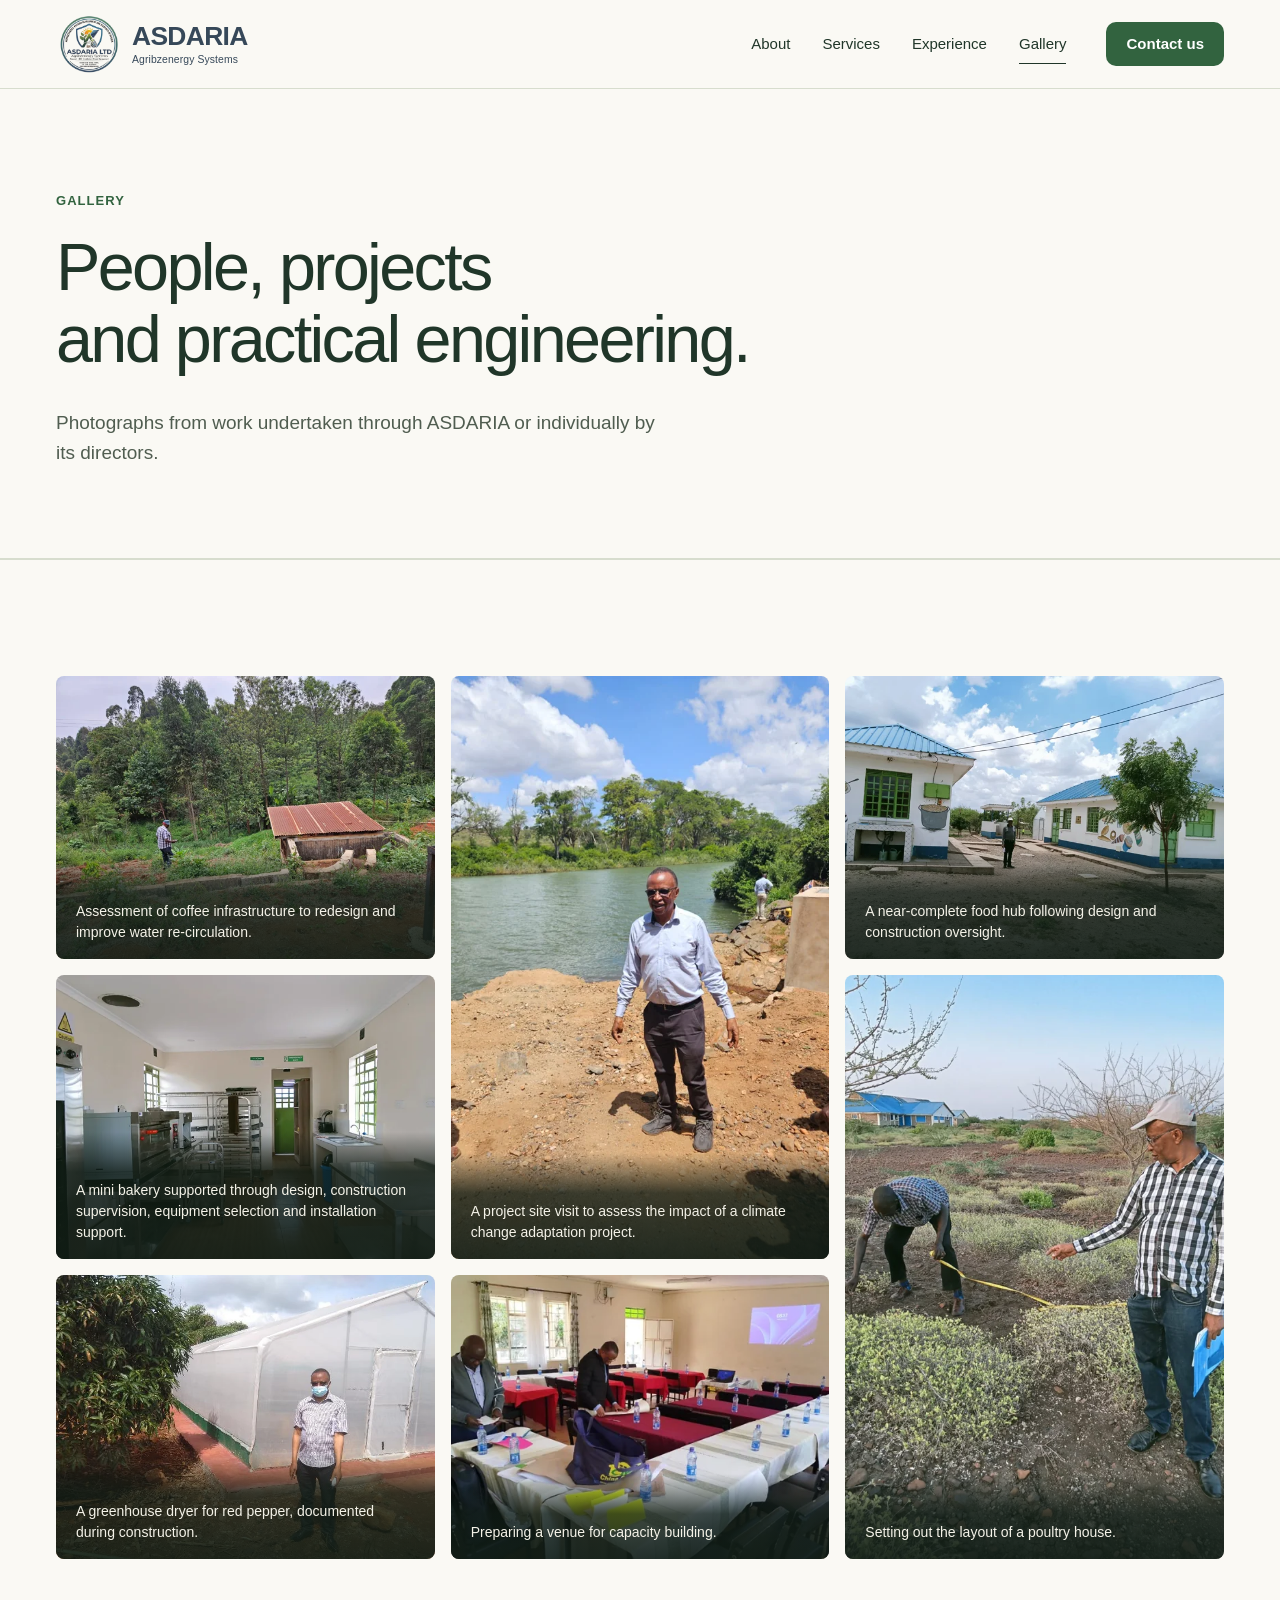
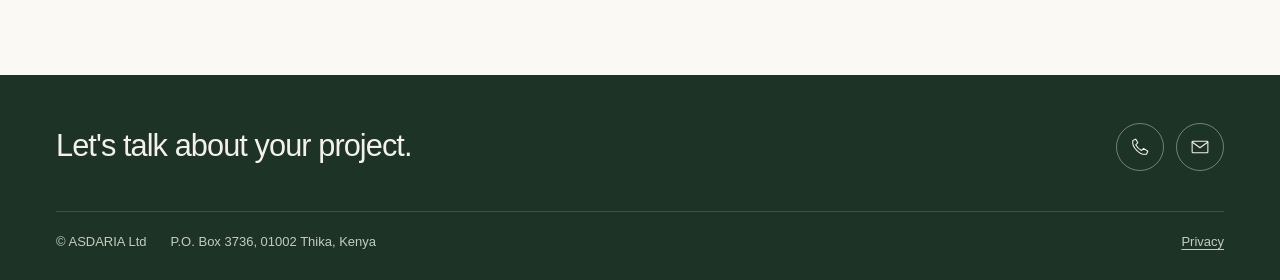
<file: site/gallery.html>
<!doctype html>
<html lang="en-KE" data-theme="light"><head><meta charset="utf-8">
<meta name="color-scheme" content="light">
<meta name="theme-color" content="#faf9f4">
<meta name="viewport" content="width=device-width, initial-scale=1">
<title>Gallery | ASDARIA</title><meta name="description" content="Field photographs of agricultural engineering, coffee infrastructure, food processing, drying technology and capacity building.">
<meta property="og:title" content="Gallery | ASDARIA">
<meta property="og:description" content="Field photographs of agricultural engineering, coffee infrastructure, food processing, drying technology and capacity building.">
<meta property="og:type" content="website"><meta property="og:site_name" content="ASDARIA">
<meta property="og:locale" content="en_KE">
<meta property="og:image" content="https://asdaria.web.app/assets/share.jpg"><meta property="og:image:width" content="1200"><meta property="og:image:height" content="630">
<meta property="og:image:alt" content="Bakery equipment, racks and stainless-steel work surfaces."><meta name="twitter:card" content="summary_large_image">
<link rel="canonical" href="https://asdaria.web.app/gallery.html"><meta property="og:url" content="https://asdaria.web.app/gallery.html">
<link rel="icon" href="assets/favicon.png" type="image/png">
<link rel="stylesheet" href="assets/style.css?v=449f002467"><script src="assets/main.js?v=7357a02862" defer></script>
</head><body>
<a class="skip-link" href="#main">Skip to content</a>
<header class="site-header"><div class="container header-inner">
<a class="brand" href="index.html" aria-label="ASDARIA home"><img class="brand-mark" src="assets/asdaria-logo.png" width="800" height="787" alt="">
      <span class="brand-copy"><span class="brand-name">ASDARIA</span><span class="brand-descriptor">Agribzenergy Systems</span></span></a>
<button class="menu-toggle" type="button" aria-controls="primary-nav" aria-expanded="false" hidden><span class="menu-icon" aria-hidden="true"></span>Menu</button>
<nav id="primary-nav" aria-label="Primary"><a href="about.html">About</a><a href="services.html">Services</a><a href="projects.html">Experience</a><a href="gallery.html" aria-current="page">Gallery</a><a class="nav-cta" href="contact.html">Contact us</a></nav>
</div></header>
<main id="main" tabindex="-1"><section class="page-hero"><div class="container">
      <p class="eyebrow">Gallery</p><h1>People, projects<br>and practical engineering.</h1><p class="lead">Photographs from work undertaken through ASDARIA or individually by its directors.</p></div></section><section class="section"><div class="container"><div class="gallery-grid"><figure class="gallery-item" id="photo-coffee-assessment"><a class="gallery-open" href="assets/img/coffee-assessment.webp" data-caption="Assessment of coffee infrastructure to redesign and improve water re-circulation." aria-label="Enlarge photograph: Coffee infrastructure assessment"><img src="assets/img/coffee-assessment.webp" srcset="assets/img/coffee-assessment-small.webp 640w, assets/img/coffee-assessment.webp 1600w" sizes="(max-width: 760px) calc(100vw - 40px), (max-width: 1100px) 50vw, 33vw" width="1600" height="1200" alt="A site assessment beside coffee-processing water channels and a small pump building." loading="lazy" decoding="async"></a><figcaption>Assessment of coffee infrastructure to redesign and improve water re-circulation.</figcaption></figure><figure class="gallery-item is-portrait" id="photo-climate-assessment"><a class="gallery-open" href="assets/img/climate-assessment.webp" data-caption="A project site visit to assess the impact of a climate change adaptation project." aria-label="Enlarge photograph: Climate adaptation field visit"><img src="assets/img/climate-assessment.webp" srcset="assets/img/climate-assessment-small.webp 640w, assets/img/climate-assessment.webp 1200w" sizes="(max-width: 760px) calc(100vw - 40px), (max-width: 1100px) 50vw, 33vw" width="1200" height="1600" alt="A project site visit beside a reservoir and earthworks." loading="lazy" decoding="async"></a><figcaption>A project site visit to assess the impact of a climate change adaptation project.</figcaption></figure><figure class="gallery-item" id="photo-food-hub"><a class="gallery-open" href="assets/img/food-hub.webp" data-caption="A near-complete food hub following design and construction oversight." aria-label="Enlarge photograph: Food hub exterior"><img src="assets/img/food-hub.webp" srcset="assets/img/food-hub-small.webp 640w, assets/img/food-hub.webp 1600w" sizes="(max-width: 760px) calc(100vw - 40px), (max-width: 1100px) 50vw, 33vw" width="1600" height="1200" alt="The courtyard and buildings of a food-processing hub." loading="lazy" decoding="async"></a><figcaption>A near-complete food hub following design and construction oversight.</figcaption></figure><figure class="gallery-item" id="photo-bakery"><a class="gallery-open" href="assets/img/bakery.webp" data-caption="A mini bakery supported through design, construction supervision, equipment selection and installation support." aria-label="Enlarge photograph: Bakery interior"><img src="assets/img/bakery.webp" srcset="assets/img/bakery-small.webp 640w, assets/img/bakery.webp 1600w" sizes="(max-width: 760px) calc(100vw - 40px), (max-width: 1100px) 50vw, 33vw" width="1600" height="1200" alt="Bakery equipment, racks and stainless-steel work surfaces." loading="lazy" decoding="async"></a><figcaption>A mini bakery supported through design, construction supervision, equipment selection and installation support.</figcaption></figure><figure class="gallery-item is-portrait" id="photo-poultry-layout"><a class="gallery-open" href="assets/img/poultry-layout.webp" data-caption="Setting out the layout of a poultry house." aria-label="Enlarge photograph: Poultry-house layout"><img src="assets/img/poultry-layout.webp" srcset="assets/img/poultry-layout-small.webp 640w, assets/img/poultry-layout.webp 1200w" sizes="(max-width: 760px) calc(100vw - 40px), (max-width: 1100px) 50vw, 33vw" width="1200" height="1600" alt="A team setting out a poultry-house layout on site." loading="lazy" decoding="async"></a><figcaption>Setting out the layout of a poultry house.</figcaption></figure><figure class="gallery-item" id="photo-greenhouse-dryer"><a class="gallery-open" href="assets/img/greenhouse-dryer.webp" data-caption="A greenhouse dryer for red pepper, documented during construction." aria-label="Enlarge photograph: Greenhouse dryer"><img src="assets/img/greenhouse-dryer.webp" width="680" height="510" alt="A greenhouse drying structure with a visitor standing beside the entrance." loading="lazy" decoding="async"></a><figcaption>A greenhouse dryer for red pepper, documented during construction.</figcaption></figure><figure class="gallery-item is-wide" id="photo-capacity-building"><a class="gallery-open" href="assets/img/capacity-building.webp" data-caption="Preparing a venue for capacity building." aria-label="Enlarge photograph: Capacity-building preparation"><img src="assets/img/capacity-building.webp" srcset="assets/img/capacity-building-small.webp 640w, assets/img/capacity-building.webp 1280w" sizes="(max-width: 760px) calc(100vw - 40px), (max-width: 1100px) 100vw, 33vw" width="1280" height="720" alt="A training room being prepared with tables, materials and presentation equipment." loading="lazy" decoding="async"></a><figcaption>Preparing a venue for capacity building.</figcaption></figure></div></div></section>
      <dialog class="image-dialog" aria-label="Enlarged photograph"><div class="dialog-bar"><p class="dialog-count"></p><button type="button" class="dialog-close" aria-label="Close"><svg viewBox="0 0 24 24" fill="none" stroke="currentColor" stroke-width="1.75" stroke-linecap="round" stroke-linejoin="round" aria-hidden="true" focusable="false"><path d="M6 6l12 12M18 6 6 18"/></svg></button></div>
      <img alt=""><div class="dialog-foot"><p class="dialog-caption" aria-live="polite"></p><div class="dialog-nav"><button type="button" class="dialog-prev" aria-label="Previous photograph"><svg viewBox="0 0 24 24" fill="none" stroke="currentColor" stroke-width="1.75" stroke-linecap="round" stroke-linejoin="round" aria-hidden="true" focusable="false"><path d="m15 5-7 7 7 7"/></svg></button><button type="button" class="dialog-next" aria-label="Next photograph"><svg viewBox="0 0 24 24" fill="none" stroke="currentColor" stroke-width="1.75" stroke-linecap="round" stroke-linejoin="round" aria-hidden="true" focusable="false"><path d="m9 5 7 7-7 7"/></svg></button></div></div></dialog></main>
<footer class="site-footer"><div class="container"><div class="footer-cta"><h2>Let's talk about your project.</h2>
      <div class="footer-cta-links"><a class="icon-link" href="tel:+254733954103" aria-label="Call +254733954103" title="Call +254733954103"><svg class="practice-icon" viewBox="0 0 28 28" fill="none" stroke="currentColor" stroke-width="1.5" stroke-linecap="round" stroke-linejoin="round" aria-hidden="true" focusable="false"><path d="m8 3-4 2c-2 9 10 21 19 19l2-4-6-4-3 3c-4-2-6-4-8-8l3-3z"/></svg></a><a class="icon-link" href="mailto:asdaria.ltd@gmail.com" aria-label="Email asdaria.ltd@gmail.com" title="Email asdaria.ltd@gmail.com"><svg class="practice-icon" viewBox="0 0 28 28" fill="none" stroke="currentColor" stroke-width="1.5" stroke-linecap="round" stroke-linejoin="round" aria-hidden="true" focusable="false"><rect x="3" y="6" width="22" height="16" rx="1"/><path d="m3 7 11 8L25 7"/></svg></a></div></div>
<div class="footer-bottom"><p>&copy; ASDARIA Ltd</p><address>P.O. Box 3736, 01002 Thika, Kenya</address><a href="privacy.html">Privacy</a></div>
</div></footer></body></html>
</file>
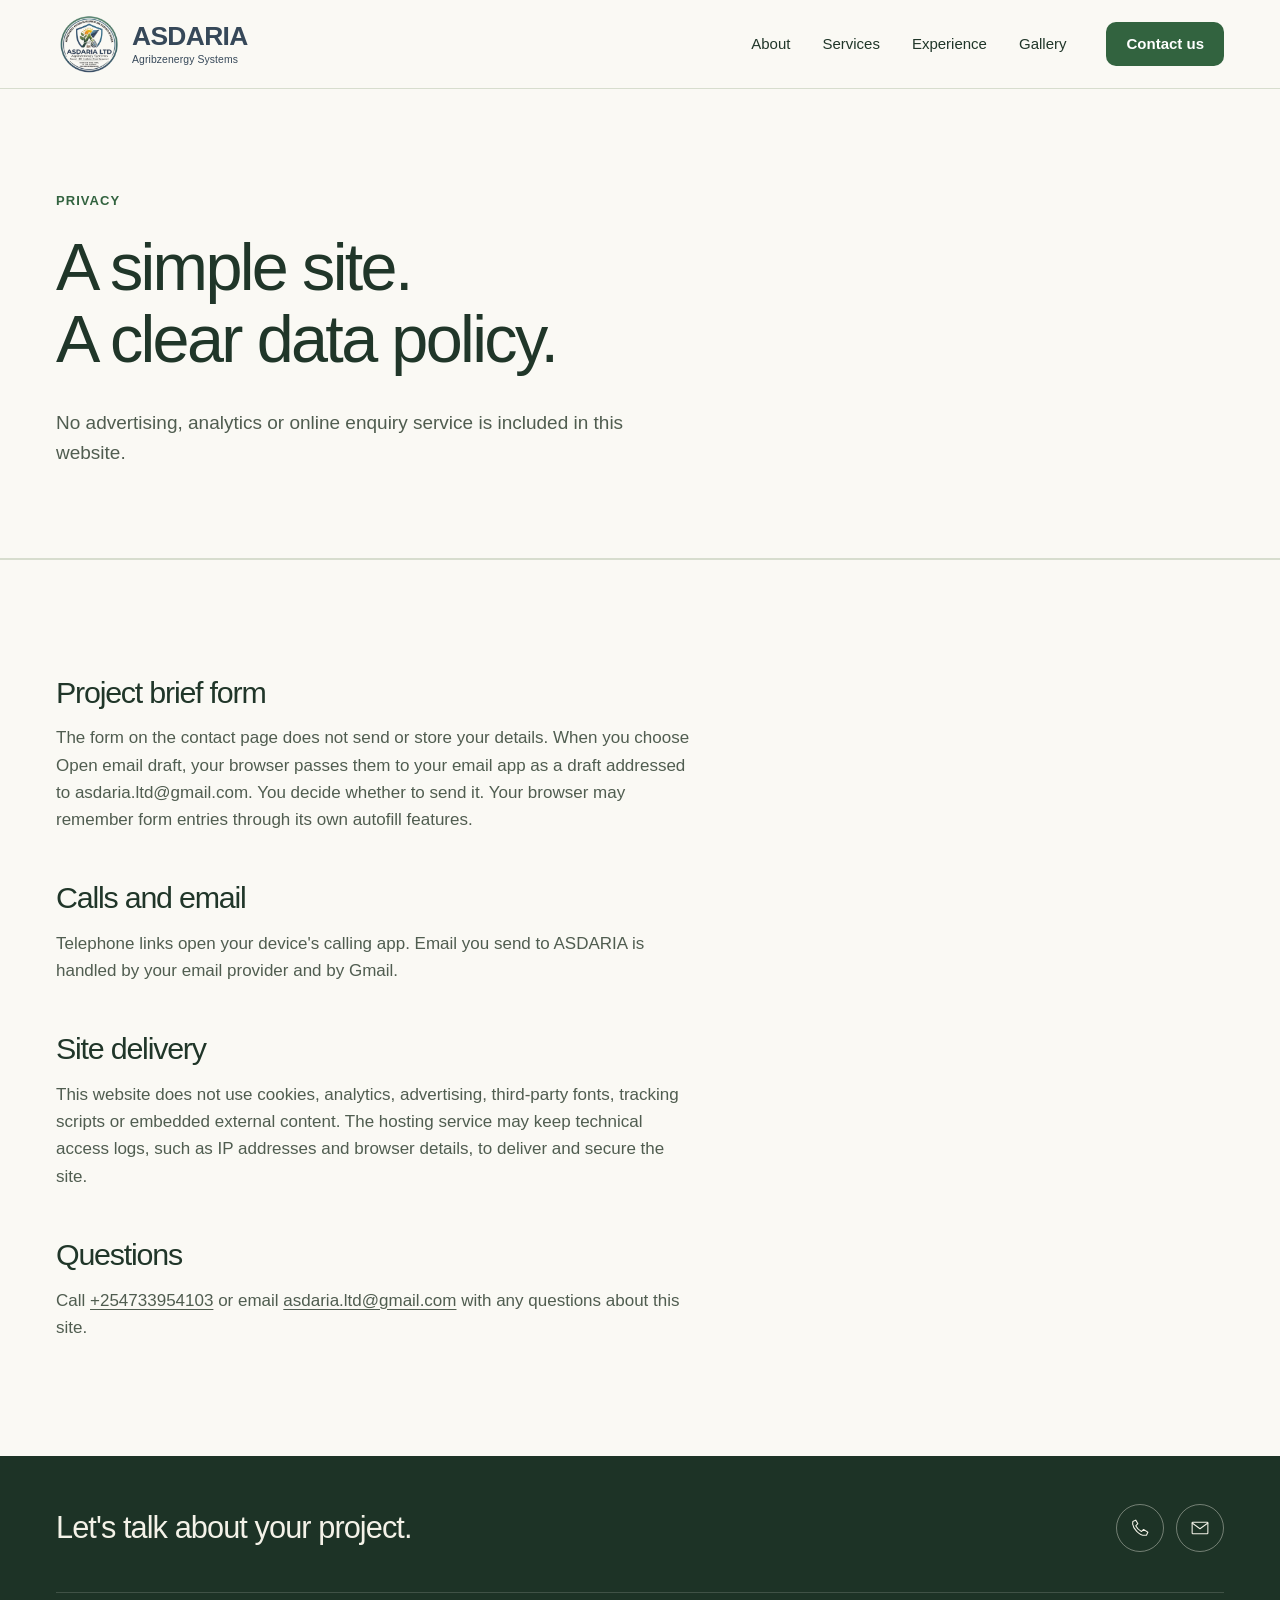
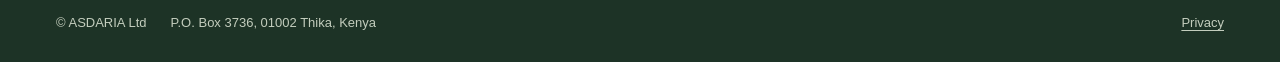
<file: site/privacy.html>
<!doctype html>
<html lang="en-KE" data-theme="light"><head><meta charset="utf-8">
<meta name="color-scheme" content="light">
<meta name="theme-color" content="#faf9f4">
<meta name="viewport" content="width=device-width, initial-scale=1">
<title>Privacy | ASDARIA</title><meta name="description" content="How the ASDARIA website handles the project brief form, calls, email and site delivery.">
<meta property="og:title" content="Privacy | ASDARIA">
<meta property="og:description" content="How the ASDARIA website handles the project brief form, calls, email and site delivery.">
<meta property="og:type" content="website"><meta property="og:site_name" content="ASDARIA">
<meta property="og:locale" content="en_KE">
<meta property="og:image" content="https://asdaria.web.app/assets/share.jpg"><meta property="og:image:width" content="1200"><meta property="og:image:height" content="630">
<meta property="og:image:alt" content="Bakery equipment, racks and stainless-steel work surfaces."><meta name="twitter:card" content="summary_large_image">
<link rel="canonical" href="https://asdaria.web.app/privacy.html"><meta property="og:url" content="https://asdaria.web.app/privacy.html">
<link rel="icon" href="assets/favicon.png" type="image/png">
<link rel="stylesheet" href="assets/style.css?v=449f002467"><script src="assets/main.js?v=7357a02862" defer></script>
</head><body>
<a class="skip-link" href="#main">Skip to content</a>
<header class="site-header"><div class="container header-inner">
<a class="brand" href="index.html" aria-label="ASDARIA home"><img class="brand-mark" src="assets/asdaria-logo.png" width="800" height="787" alt="">
      <span class="brand-copy"><span class="brand-name">ASDARIA</span><span class="brand-descriptor">Agribzenergy Systems</span></span></a>
<button class="menu-toggle" type="button" aria-controls="primary-nav" aria-expanded="false" hidden><span class="menu-icon" aria-hidden="true"></span>Menu</button>
<nav id="primary-nav" aria-label="Primary"><a href="about.html">About</a><a href="services.html">Services</a><a href="projects.html">Experience</a><a href="gallery.html">Gallery</a><a class="nav-cta" href="contact.html">Contact us</a></nav>
</div></header>
<main id="main" tabindex="-1"><section class="page-hero"><div class="container">
      <p class="eyebrow">Privacy</p><h1>A simple site.<br>A clear data policy.</h1><p class="lead">No advertising, analytics or online enquiry service is included in this website.</p></div></section><section class="section"><div class="container prose">
      <h2>Project brief form</h2><p>The form on the contact page does not send or store your details. When you choose Open email draft, your browser passes them to your email app as a draft addressed to asdaria.ltd@gmail.com. You decide whether to send it. Your browser may remember form entries through its own autofill features.</p>
      <h2>Calls and email</h2><p>Telephone links open your device's calling app. Email you send to ASDARIA is handled by your email provider and by Gmail.</p>
      <h2>Site delivery</h2><p>This website does not use cookies, analytics, advertising, third-party fonts, tracking scripts or embedded external content. The hosting service may keep technical access logs, such as IP addresses and browser details, to deliver and secure the site.</p>
      <h2>Questions</h2><p>Call <a href="tel:+254733954103">+254733954103</a> or email <a href="mailto:asdaria.ltd@gmail.com">asdaria.ltd@gmail.com</a> with any questions about this site.</p></div></section></main>
<footer class="site-footer"><div class="container"><div class="footer-cta"><h2>Let's talk about your project.</h2>
      <div class="footer-cta-links"><a class="icon-link" href="tel:+254733954103" aria-label="Call +254733954103" title="Call +254733954103"><svg class="practice-icon" viewBox="0 0 28 28" fill="none" stroke="currentColor" stroke-width="1.5" stroke-linecap="round" stroke-linejoin="round" aria-hidden="true" focusable="false"><path d="m8 3-4 2c-2 9 10 21 19 19l2-4-6-4-3 3c-4-2-6-4-8-8l3-3z"/></svg></a><a class="icon-link" href="mailto:asdaria.ltd@gmail.com" aria-label="Email asdaria.ltd@gmail.com" title="Email asdaria.ltd@gmail.com"><svg class="practice-icon" viewBox="0 0 28 28" fill="none" stroke="currentColor" stroke-width="1.5" stroke-linecap="round" stroke-linejoin="round" aria-hidden="true" focusable="false"><rect x="3" y="6" width="22" height="16" rx="1"/><path d="m3 7 11 8L25 7"/></svg></a></div></div>
<div class="footer-bottom"><p>&copy; ASDARIA Ltd</p><address>P.O. Box 3736, 01002 Thika, Kenya</address><a href="privacy.html">Privacy</a></div>
</div></footer></body></html>
</file>
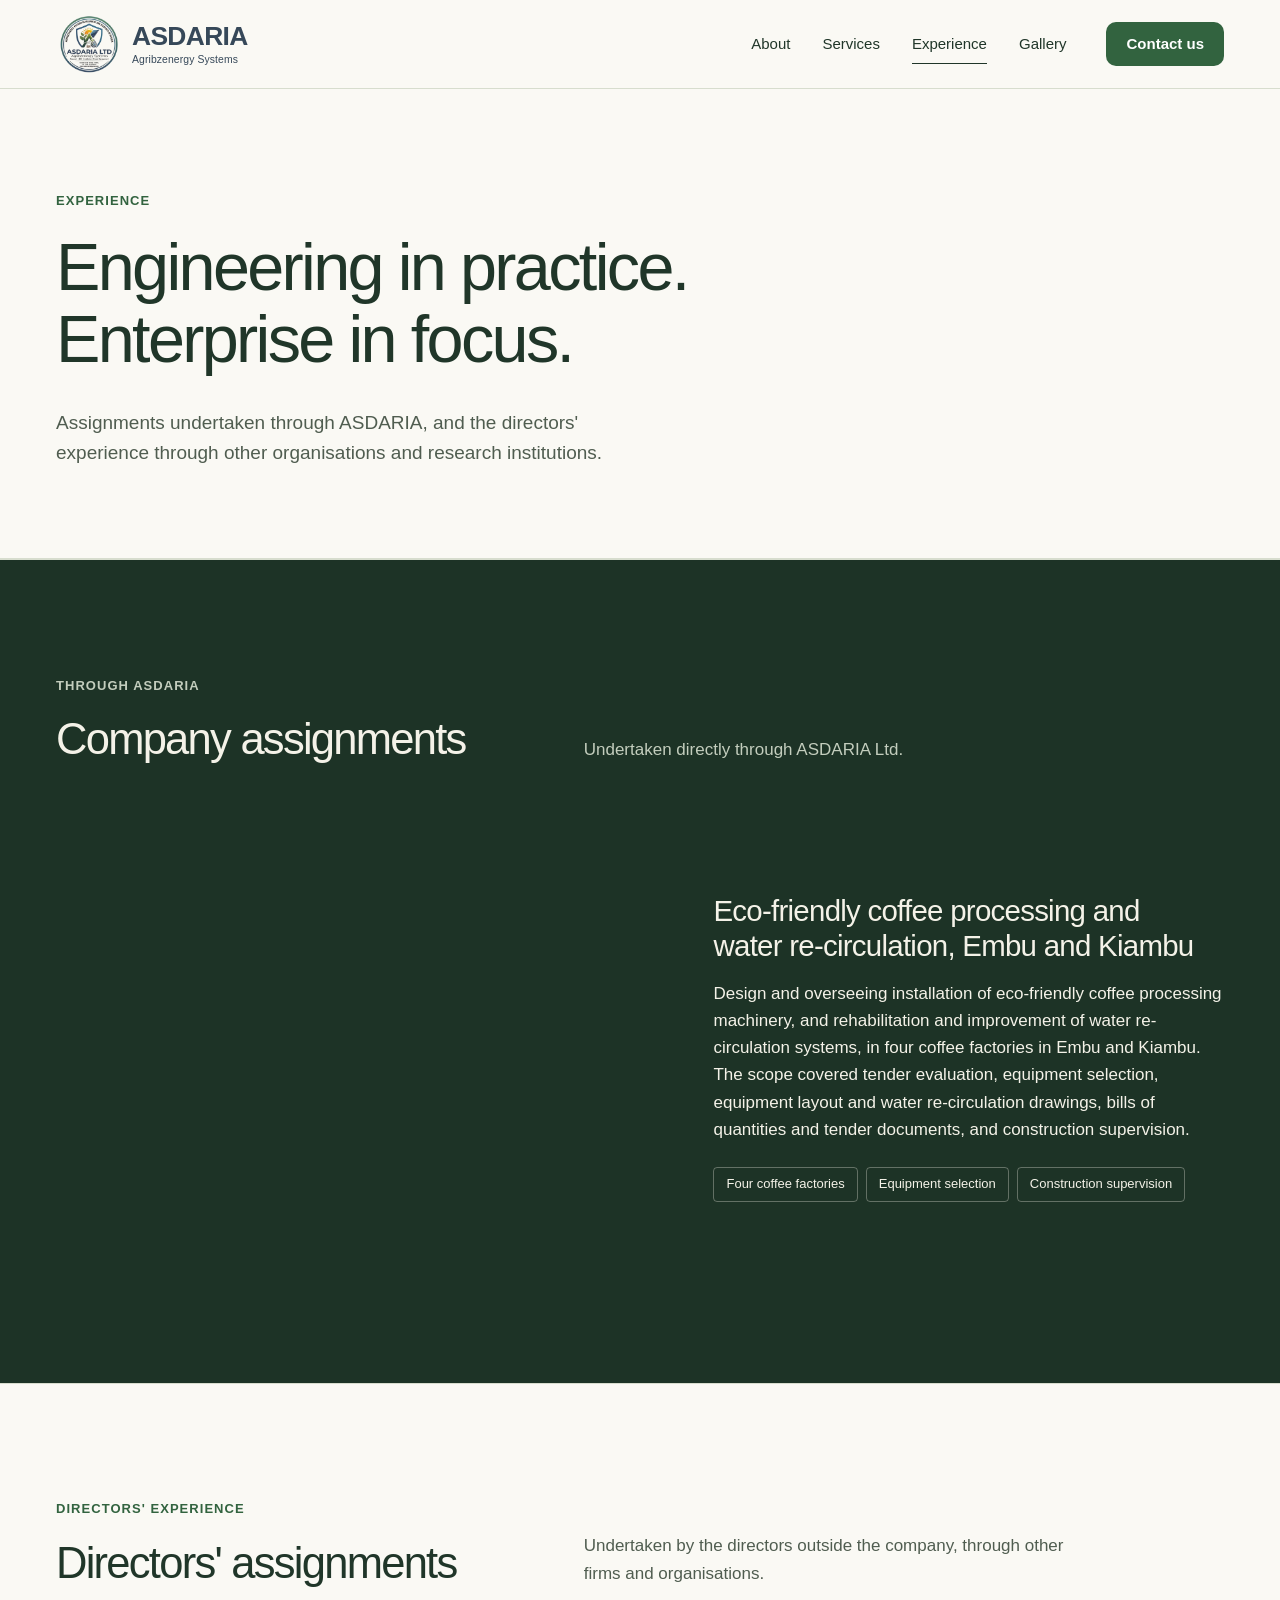
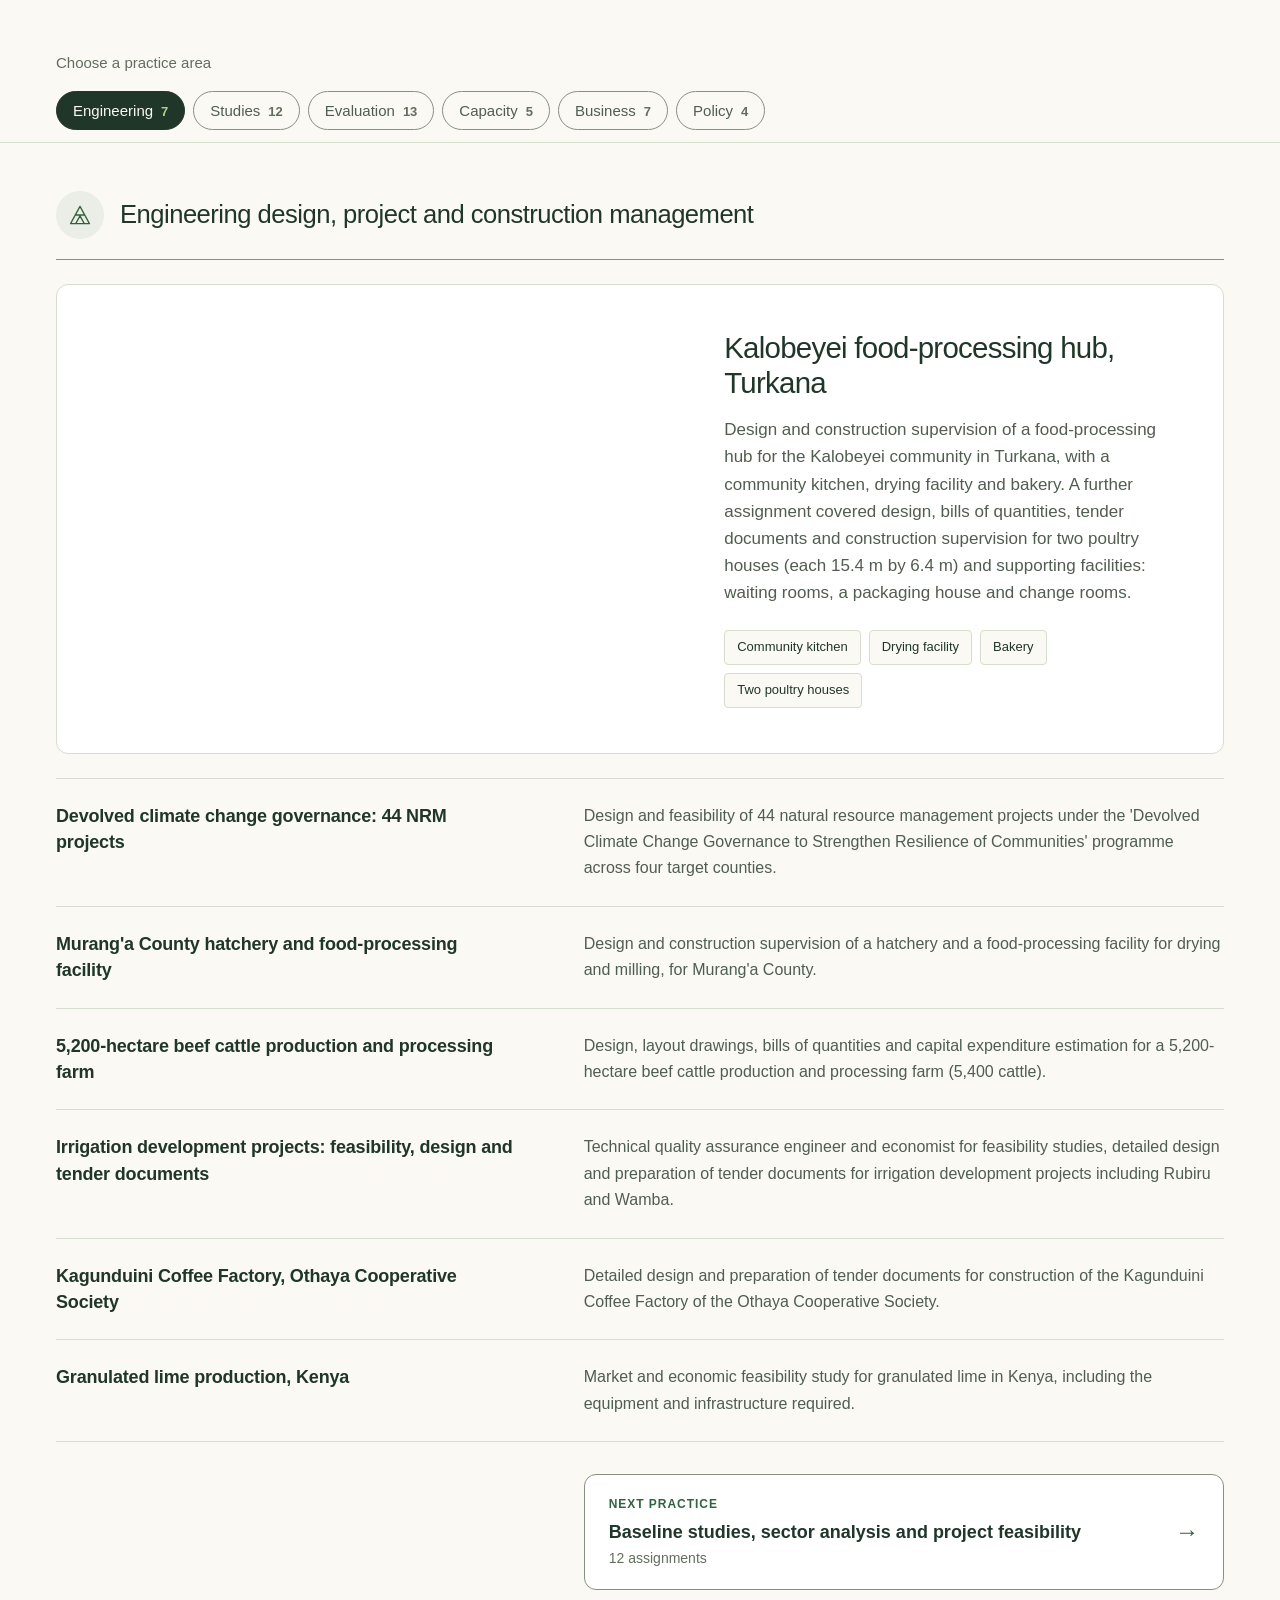
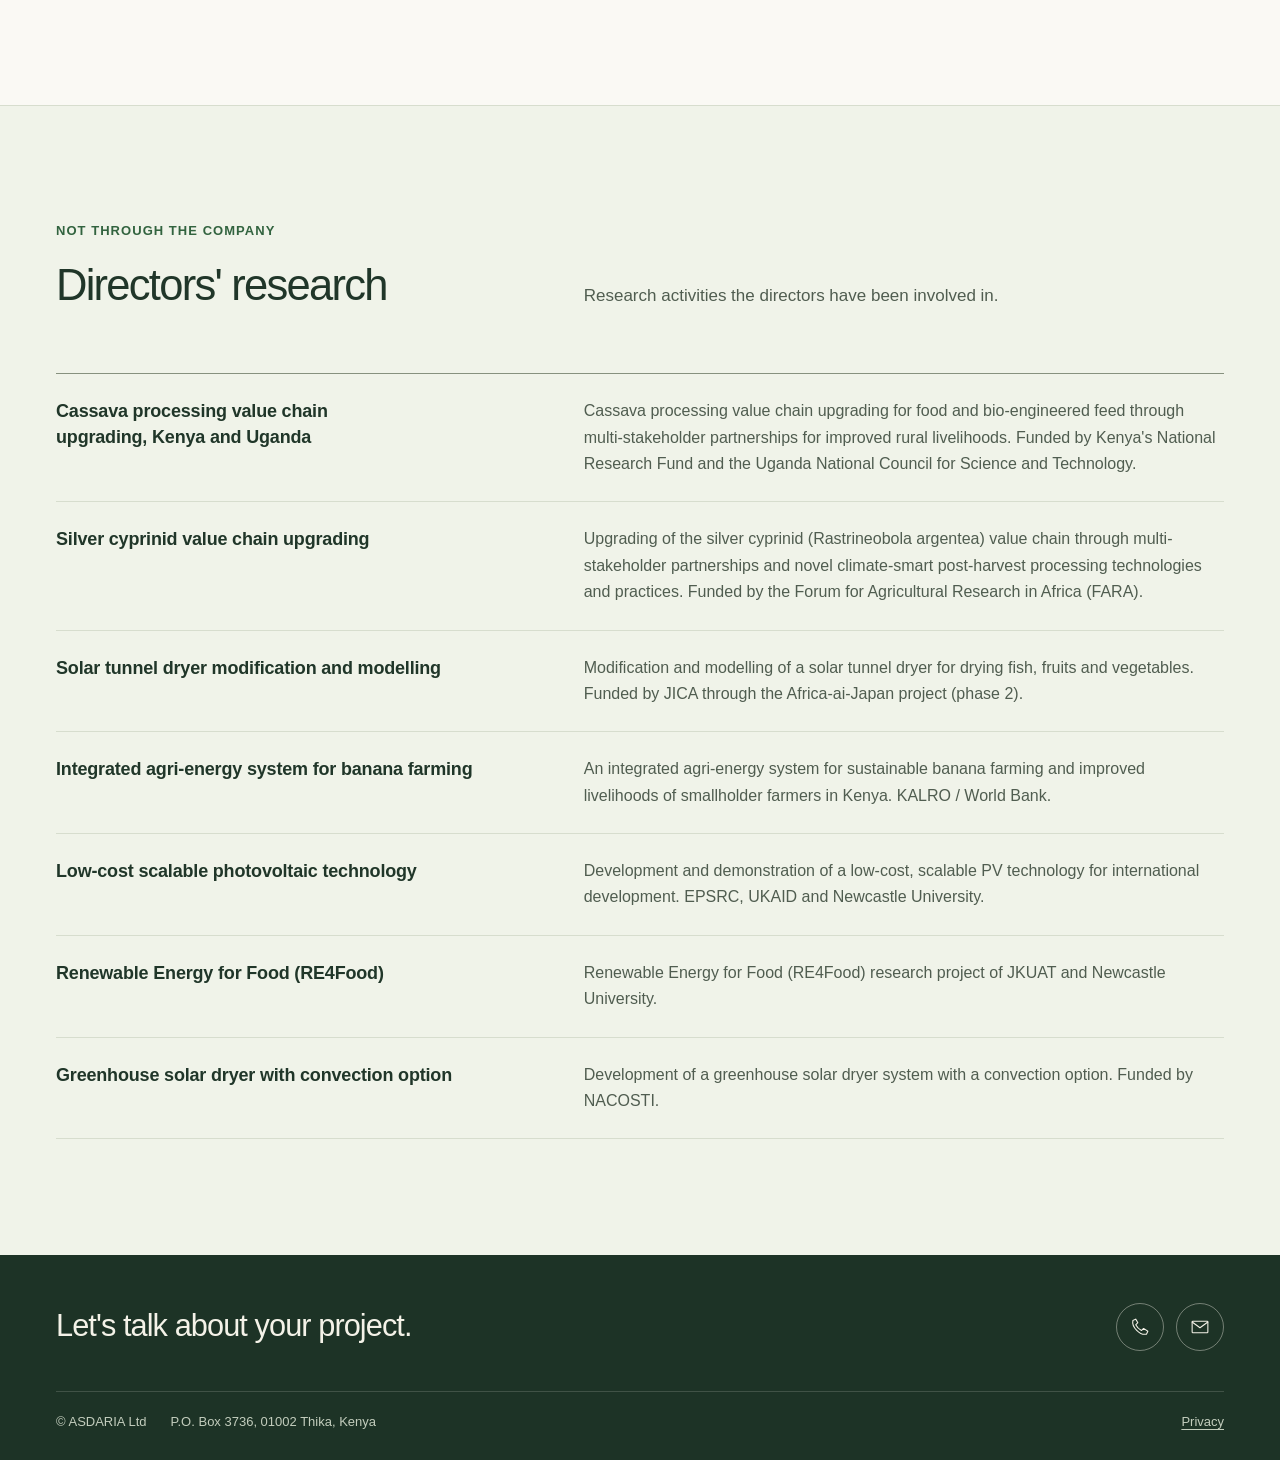
<file: site/projects.html>
<!doctype html>
<html lang="en-KE" data-theme="light"><head><meta charset="utf-8">
<meta name="color-scheme" content="light">
<meta name="theme-color" content="#faf9f4">
<meta name="viewport" content="width=device-width, initial-scale=1">
<title>Experience | ASDARIA</title><meta name="description" content="ASDARIA company assignments, and separately attributed assignments and research by its directors outside the company.">
<meta property="og:title" content="Experience | ASDARIA">
<meta property="og:description" content="ASDARIA company assignments, and separately attributed assignments and research by its directors outside the company.">
<meta property="og:type" content="website"><meta property="og:site_name" content="ASDARIA">
<meta property="og:locale" content="en_KE">
<meta property="og:image" content="https://asdaria.web.app/assets/share.jpg"><meta property="og:image:width" content="1200"><meta property="og:image:height" content="630">
<meta property="og:image:alt" content="Bakery equipment, racks and stainless-steel work surfaces."><meta name="twitter:card" content="summary_large_image">
<link rel="canonical" href="https://asdaria.web.app/projects.html"><meta property="og:url" content="https://asdaria.web.app/projects.html">
<link rel="icon" href="assets/favicon.png" type="image/png">
<link rel="stylesheet" href="assets/style.css?v=449f002467"><script src="assets/main.js?v=7357a02862" defer></script>
</head><body>
<a class="skip-link" href="#main">Skip to content</a>
<header class="site-header"><div class="container header-inner">
<a class="brand" href="index.html" aria-label="ASDARIA home"><img class="brand-mark" src="assets/asdaria-logo.png" width="800" height="787" alt="">
      <span class="brand-copy"><span class="brand-name">ASDARIA</span><span class="brand-descriptor">Agribzenergy Systems</span></span></a>
<button class="menu-toggle" type="button" aria-controls="primary-nav" aria-expanded="false" hidden><span class="menu-icon" aria-hidden="true"></span>Menu</button>
<nav id="primary-nav" aria-label="Primary"><a href="about.html">About</a><a href="services.html">Services</a><a href="projects.html" aria-current="page">Experience</a><a href="gallery.html">Gallery</a><a class="nav-cta" href="contact.html">Contact us</a></nav>
</div></header>
<main id="main" tabindex="-1"><section class="page-hero"><div class="container">
      <p class="eyebrow">Experience</p><h1>Engineering in practice.<br>Enterprise in focus.</h1><p class="lead">Assignments undertaken through ASDARIA, and the directors' experience through other organisations and research institutions.</p></div></section><section class="section xp-part xp-company" id="company-assignments" aria-labelledby="company-title"><div class="container">
      <div class="section-head"><div><p class="eyebrow">Through ASDARIA</p><h2 id="company-title">Company assignments</h2></div><p>Undertaken directly through ASDARIA Ltd.</p></div><article class="xp-feature" id="coffee"><div class="xp-feature-media"><img src="assets/img/coffee-assessment.webp" srcset="assets/img/coffee-assessment-small.webp 640w, assets/img/coffee-assessment.webp 1600w" sizes="(max-width: 760px) calc(100vw - 40px), (max-width: 1100px) 50vw, 680px" width="1600" height="1200" alt="A site assessment beside coffee-processing water channels and a small pump building." loading="lazy" decoding="async"></div><div class="xp-feature-body">
      <h3>Eco-friendly coffee processing and water re-circulation, Embu and Kiambu</h3><p>Design and overseeing installation of eco-friendly coffee processing machinery, and rehabilitation and improvement of water re-circulation systems, in four coffee factories in Embu and Kiambu. The scope covered tender evaluation, equipment selection, equipment layout and water re-circulation drawings, bills of quantities and tender documents, and construction supervision.</p><ul class="highlights"><li>Four coffee factories</li><li>Equipment selection</li><li>Construction supervision</li></ul></div></article></div></section>
      <section class="section xp-part xp-directors" id="directors-assignments" aria-labelledby="directors-title"><div class="container">
      <div class="section-head"><div><p class="eyebrow">Directors' experience</p><h2 id="directors-title">Directors' assignments</h2></div><p>Undertaken by the directors outside the company, through other firms and organisations.</p></div></div>
      <p class="container xp-tabs-label" id="xp-tabs-label" hidden>Choose a practice area</p>
      <div class="xp-tabs-bar" hidden><div class="container xp-tabs" role="tablist" aria-labelledby="xp-tabs-label"><button type="button" role="tab" id="tab-engineering-experience" aria-controls="engineering-experience" aria-selected="true" tabindex="0">Engineering <span class="xp-tab-count">7<span class="visually-hidden"> assignments</span></span></button><button type="button" role="tab" id="tab-studies-experience" aria-controls="studies-experience" aria-selected="false" tabindex="-1">Studies <span class="xp-tab-count">12<span class="visually-hidden"> assignments</span></span></button><button type="button" role="tab" id="tab-evaluation-experience" aria-controls="evaluation-experience" aria-selected="false" tabindex="-1">Evaluation <span class="xp-tab-count">13<span class="visually-hidden"> assignments</span></span></button><button type="button" role="tab" id="tab-capacity-experience" aria-controls="capacity-experience" aria-selected="false" tabindex="-1">Capacity <span class="xp-tab-count">5<span class="visually-hidden"> assignments</span></span></button><button type="button" role="tab" id="tab-business-experience" aria-controls="business-experience" aria-selected="false" tabindex="-1">Business <span class="xp-tab-count">7<span class="visually-hidden"> assignments</span></span></button><button type="button" role="tab" id="tab-policy-experience" aria-controls="policy-experience" aria-selected="false" tabindex="-1">Policy <span class="xp-tab-count">4<span class="visually-hidden"> assignments</span></span></button></div></div>
      <div class="container xp-panels"><section class="xp-panel" id="engineering-experience" aria-labelledby="engineering-experience-title">
      <div class="xp-head"><span class="card-icon"><svg class="practice-icon" viewBox="0 0 28 28" fill="none" stroke="currentColor" stroke-width="1.5" stroke-linecap="round" stroke-linejoin="round" aria-hidden="true" focusable="false"><path d="M3 24 14 4l11 20zM9 24l5-9 5 9M9 14h10"/></svg></span><h3 id="engineering-experience-title">Engineering design, project and construction management</h3><span class="xp-count">7 assignments</span></div>
      <article class="xp-feature" id="kalobeyei"><div class="xp-feature-media"><img src="assets/img/food-hub.webp" srcset="assets/img/food-hub-small.webp 640w, assets/img/food-hub.webp 1600w" sizes="(max-width: 760px) calc(100vw - 40px), (max-width: 1100px) 50vw, 680px" width="1600" height="1200" alt="The courtyard and buildings of a food-processing hub." loading="lazy" decoding="async"></div><div class="xp-feature-body">
      <h4>Kalobeyei food-processing hub, Turkana</h4><p>Design and construction supervision of a food-processing hub for the Kalobeyei community in Turkana, with a community kitchen, drying facility and bakery. A further assignment covered design, bills of quantities, tender documents and construction supervision for two poultry houses (each 15.4 m by 6.4 m) and supporting facilities: waiting rooms, a packaging house and change rooms.</p><ul class="highlights"><li>Community kitchen</li><li>Drying facility</li><li>Bakery</li><li>Two poultry houses</li></ul></div></article><ul class="xp-ledger" role="list"><li id="devolved-climate-change-governance-44-nrm-projects"><h4>Devolved climate change governance: 44 NRM projects</h4><p>Design and feasibility of 44 natural resource management projects under the &#x27;Devolved Climate Change Governance to Strengthen Resilience of Communities&#x27; programme across four target counties.</p></li><li id="murang-a-county-hatchery-and-food-processing-facility"><h4>Murang&#x27;a County hatchery and food-processing facility</h4><p>Design and construction supervision of a hatchery and a food-processing facility for drying and milling, for Murang&#x27;a County.</p></li><li id="5-200-hectare-beef-cattle-production-and-processing-farm"><h4>5,200-hectare beef cattle production and processing farm</h4><p>Design, layout drawings, bills of quantities and capital expenditure estimation for a 5,200-hectare beef cattle production and processing farm (5,400 cattle).</p></li><li id="irrigation-development-projects-feasibility-design-and-tender-documents"><h4>Irrigation development projects: feasibility, design and tender documents</h4><p>Technical quality assurance engineer and economist for feasibility studies, detailed design and preparation of tender documents for irrigation development projects including Rubiru and Wamba.</p></li><li id="kagunduini-coffee-factory-othaya-cooperative-society"><h4>Kagunduini Coffee Factory, Othaya Cooperative Society</h4><p>Detailed design and preparation of tender documents for construction of the Kagunduini Coffee Factory of the Othaya Cooperative Society.</p></li><li id="granulated-lime-production-kenya"><h4>Granulated lime production, Kenya</h4><p>Market and economic feasibility study for granulated lime in Kenya, including the equipment and infrastructure required.</p></li></ul><a class="xp-next" href="#studies-experience"><span class="xp-next-label">Next practice</span>
      <span class="xp-next-title">Baseline studies, sector analysis and project feasibility</span><span class="xp-next-count">12 assignments</span><span aria-hidden="true">&rarr;</span></a></section><section class="xp-panel" id="studies-experience" aria-labelledby="studies-experience-title">
      <div class="xp-head"><span class="card-icon"><svg class="practice-icon" viewBox="0 0 28 28" fill="none" stroke="currentColor" stroke-width="1.5" stroke-linecap="round" stroke-linejoin="round" aria-hidden="true" focusable="false"><path d="M5 4h11l3 3v17H5zM9 10h6M9 14h6M9 19l3-3 3 2 4-5"/></svg></span><h3 id="studies-experience-title">Baseline studies, sector analysis and project feasibility</h3><span class="xp-count">12 assignments</span></div>
      <ul class="xp-ledger" role="list"><li id="post-harvest-loss-baseline-grains-eight-countries-in-sub-saharan-africa"><h4>Post-harvest loss baseline: grains in eight countries of sub-Saharan Africa</h4><p>Baseline analysis of harvesting and post-harvest losses at the nodes of selected grain value chains in eight countries. Measured losses; assessed practices, affordability, adoption and availability of food loss reduction solutions including financial linkages and market access; covered gender and youth inclusion, policy analysis, knowledge gaps, and climate risk and vulnerability mapping.</p></li><li id="saline-agriculture-and-blue-green-carbon-turkana"><h4>Saline agriculture and blue-green carbon, Turkana</h4><p>Pre-feasibility study for a project on transforming salt-affected lands through saline agriculture and blue-green carbon.</p></li><li id="export-vegetables-value-chain-embu-nyeri-kirinyaga-and-meru"><h4>Export vegetables value chain: Embu, Nyeri, Kirinyaga and Meru</h4><p>Market assessment and value chain analysis for export vegetables in Embu, Nyeri, Kirinyaga and Meru counties.</p></li><li id="post-harvest-and-agro-processing-backstopping-over-200-enterprises"><h4>Post-harvest and agro-processing backstopping for over 200 enterprises</h4><p>Constraints and opportunities identification, and backstopping, on the post-harvest, agro-processing and value addition activities of more than 200 enterprises: roots and tubers, vegetables, fruits, livestock and fisheries.</p></li><li id="kenya-rice-and-cotton-value-chain-study"><h4>Kenya rice and cotton value chain study</h4><p>Value chain study of Kenya&#x27;s rice and cotton sub-sectors.</p></li><li id="sustainable-natural-resource-management-baseline-tana-river"><h4>Sustainable natural resource management baseline, Tana River</h4><p>Baseline survey for the Enhancing Sustainable Natural Resource Management project, targeting agro-pastoralists, pastoralists and smallholder farmers in Tana River.</p></li><li id="agricultural-and-market-linkages-amal-baseline-four-counties"><h4>Agricultural and Market Linkages (AMAL) baseline, four counties</h4><p>Baseline survey for the AMAL project in Tana River, Kitui, Kilifi and Makueni counties.</p></li><li id="state-of-climate-change-and-environment-in-the-asals-of-northern-kenya"><h4>State of climate change and environment in the ASALs of Northern Kenya</h4><p>Consultancy to ascertain the state of climate change and environment in the arid and semi-arid lands of Northern Kenya.</p></li><li id="avocado-introduction-to-smallholder-farmers-narok-and-bomet"><h4>Avocado introduction for small-scale farmers, Narok and Bomet</h4><p>Baseline survey for the introduction of avocado to small-scale farmers in Narok and Bomet districts.</p></li><li id="farmer-business-groups-for-horticulture-central-kenya"><h4>Farmer business groups for horticulture, Central Kenya</h4><p>Baseline survey for establishing farmer business groups for horticulture in Central Kenya.</p></li><li id="environmental-and-social-impact-assessment-gdc-warehouse-nakuru"><h4>Environmental and Social Impact Assessment: GDC warehouse, Nakuru</h4><p>Environmental and Social Impact Assessment study for the Geothermal Development Company warehouse in Nakuru.</p></li><li id="inventory-analysis-of-22-cotton-ginneries-in-kenya"><h4>Inventory analysis of 22 cotton ginneries in Kenya</h4><p>Engineer for the inventory analysis of Kenya&#x27;s 22 cotton ginneries.</p></li></ul><a class="xp-next" href="#evaluation-experience"><span class="xp-next-label">Next practice</span>
      <span class="xp-next-title">Monitoring and evaluation</span><span class="xp-next-count">13 assignments</span><span aria-hidden="true">&rarr;</span></a></section><section class="xp-panel" id="evaluation-experience" aria-labelledby="evaluation-experience-title">
      <div class="xp-head"><span class="card-icon"><svg class="practice-icon" viewBox="0 0 28 28" fill="none" stroke="currentColor" stroke-width="1.5" stroke-linecap="round" stroke-linejoin="round" aria-hidden="true" focusable="false"><circle cx="12" cy="12" r="8"/><path d="m18 18 7 7M8.5 12l2.5 2.5 4.5-5"/></svg></span><h3 id="evaluation-experience-title">Monitoring and evaluation</h3><span class="xp-count">13 assignments</span></div>
      <ul class="xp-ledger" role="list"><li id="end-term-evaluation-climate-adaptation-project-17-counties"><h4>End-term evaluation: Climate Adaptation project, 17 counties</h4><p>End-term evaluation of a climate adaptation project covering 17 counties in Kenya and five thematic areas: food security, water management, disaster risk reduction, shoreline rehabilitation and knowledge management.</p></li><li id="mid-term-evaluation-amal-project"><h4>Mid-term evaluation: AMAL project</h4><p>Mid-term evaluation of the Agricultural and Market Linkages (AMAL) project.</p></li><li id="end-of-term-evaluation-cassava-mechanization-and-processing-three-countries"><h4>End-of-term evaluation: Cassava Mechanization and Processing project</h4><p>End-of-term evaluation of the Cassava Mechanization and Processing project in Zambia, Uganda and Nigeria.</p></li><li id="end-of-project-evaluation-solidaridad-farmer-support-programme"><h4>End-of-project evaluation: Solidaridad Farmer Support Program</h4><p>End-of-project evaluation of Solidaridad&#x27;s Farmer Support Program on BCI cotton in Kenya.</p></li><li id="end-of-project-evaluation-dutch-supported-horticultural-and-food-security-project"><h4>End-of-project evaluation: Dutch-supported Horticultural and Food Security Project</h4><p>End-of-project evaluation of the Dutch Government supported Horticultural and Food Security Project.</p></li><li id="end-term-evaluation-climate-academy-project"><h4>End-term evaluation: Climate Academy project</h4><p>End-term evaluation of the Climate Academy project, which promoted biogas, cookstove, solar, and sustainable land and agricultural management technologies.</p></li><li id="documentation-of-lessons-mango-value-chain-makueni-and-kitui"><h4>Documentation of lessons: mango value chain, Makueni and Kitui</h4><p>Documentation and sharing of achievements and lessons learnt from the mango value chain intervention.</p></li><li id="documentation-of-lessons-export-vegetables-makueni-and-kitui"><h4>Documentation of lessons: export vegetables, Makueni and Kitui</h4><p>Documentation and sharing of achievements and lessons learnt from the export vegetables value chain intervention.</p></li><li id="end-of-project-evaluation-act-change-transform-crm-and-land-facility"><h4>End-of-project evaluation: Act! Change Transform CRM and Land Facility</h4><p>Review of the one-year CRM cost extension and Land Facility, evaluating 20 cost extension partners and 8 Land Facility partners.</p></li><li id="meta-evaluation-changieni-rasili-mali-crm-facility"><h4>Meta-evaluation: Changieni Rasili Mali (CRM) Facility</h4><p>Meta-evaluation of the CRM Facility on natural resource management: 81 evaluations reviewed to filter outcomes, critique the evaluation process, and draw lessons, best practice and recommendations.</p></li><li id="mid-term-review-eu-community-development-programme-cdp-4"><h4>Mid-term review: EU Community Development Programme (CDP-4)</h4><p>Mid-term review of the EU-funded CDP-4 covering 274 projects across education, health, water and sanitation, agriculture, rural access infrastructure and livestock.</p></li><li id="agribusiness-analyst-and-trainer-support-to-smaes"><h4>Agribusiness analyst and trainer: support to SMAEs</h4><p>Mid-term evaluation of the project support to SMAEs, and training of SMAE and agribusiness staff in business appraisal and business planning.</p></li><li id="impact-assessment-fair-and-responsible-trade-in-coffee"><h4>Impact assessment: Fair and Responsible Trade in Coffee</h4><p>Impact assessment of fair and responsible trade in coffee in Central Kenya (Kiambu and Nyeri).</p></li></ul><a class="xp-next" href="#capacity-experience"><span class="xp-next-label">Next practice</span>
      <span class="xp-next-title">Capacity needs assessment and capacity building</span><span class="xp-next-count">5 assignments</span><span aria-hidden="true">&rarr;</span></a></section><section class="xp-panel" id="capacity-experience" aria-labelledby="capacity-experience-title">
      <div class="xp-head"><span class="card-icon"><svg class="practice-icon" viewBox="0 0 28 28" fill="none" stroke="currentColor" stroke-width="1.5" stroke-linecap="round" stroke-linejoin="round" aria-hidden="true" focusable="false"><path d="m3 9 11-5 11 5-11 5zM7 11v7q7 6 14 0v-7M25 9v11"/></svg></span><h3 id="capacity-experience-title">Capacity needs assessment and capacity building</h3><span class="xp-count">5 assignments</span></div>
      <ul class="xp-ledger" role="list"><li id="dreem-hub-and-spoke-nine-horticulture-cooperatives"><h4>DREEM hub-and-spoke project: nine horticulture cooperatives</h4><p>Capacity building and promotion of improved production practices and solarisation among nine horticulture cooperatives and groups, through the Distributed Renewable Energy Ecosystem Model hub-and-spoke project. Covered good agricultural practices, climate-smart agriculture, safety and standards, value addition, quality standards, solarisation equipment and management, risk and business planning, and resourcing; supported training needs assessment, M&amp;E, networking and inclusion, a detailed strategy, standard operating procedures, risk mitigation guidelines and training manuals.</p></li><li id="wflo-post-harvest-and-cold-chain-workshops-kenya"><h4>WFLO post-harvest and cold chain training, Kenya</h4><p>Country leadership for WFLO post-harvest and cold chain training workshops in Kenya: four workshops for 80 farmers.</p></li><li id="capacity-needs-assessment-sivap-irrigation-project"><h4>Capacity needs assessment: SIVAP irrigation project</h4><p>Capacity needs assessment for the Small Holder Irrigation and Value Addition Project (SIVAP), covering 11 irrigation projects.</p></li><li id="business-appraisal-and-capacity-building-40-agribusinesses"><h4>Business appraisal and capacity building for over 40 agribusinesses</h4><p>Capacity needs assessment, business appraisal and capacity building for more than 40 agribusinesses across diverse crops and livestock enterprises.</p></li><li id="economic-evaluation-of-energy-projects-ministry-of-energy"><h4>Economic evaluation of energy projects: Ministry of Energy training</h4><p>Training for Ministry of Energy officials on the economic evaluation of energy projects.</p></li></ul><a class="xp-next" href="#business-experience"><span class="xp-next-label">Next practice</span>
      <span class="xp-next-title">Business feasibility studies and business development services</span><span class="xp-next-count">7 assignments</span><span aria-hidden="true">&rarr;</span></a></section><section class="xp-panel" id="business-experience" aria-labelledby="business-experience-title">
      <div class="xp-head"><span class="card-icon"><svg class="practice-icon" viewBox="0 0 28 28" fill="none" stroke="currentColor" stroke-width="1.5" stroke-linecap="round" stroke-linejoin="round" aria-hidden="true" focusable="false"><path d="M4 24h20M7 20v-6M13 20V9M19 20V4M4 10l7-5 5 2 7-5"/></svg></span><h3 id="business-experience-title">Business feasibility studies and business development services</h3><span class="xp-count">7 assignments</span></div>
      <article class="xp-feature no-media" id="afpq"><div class="xp-feature-body">
      <h4>Alliance for Product Quality in Africa (AFPQ): cooperation with larger companies</h4><p>Study assessing the potential for the Alliance for Product Quality in Africa (AFPQ) to cooperate with larger companies on the African continent, identifying anchor companies and SMEs in various sectors with the potential to work together to improve supplier-to-buyer product quality.</p><ul class="highlights"><li>Anchor companies</li><li>SMEs</li><li>Product quality</li></ul></div></article><ul class="xp-ledger" role="list"><li id="kananahu-business-process-optimisation-and-technical-capacity"><h4>Kananahu: business process optimisation and technical capacity</h4><p>Optimisation of business processes and building of technical capacity for Kananahu, including a review of its operations, and development of and training on strategies to improve the SME&#x27;s efficiency and operations.</p></li><li id="jungle-macs-epz-ltd-under-administration-technical-support"><h4>Jungle Macs (EPZ) Ltd: review of operations</h4><p>Technical support in the review of the operations of Jungle Macs (EPZ) Ltd, then under administration, covering agricultural and agro-processing processes and market operations.</p></li><li id="shalem-and-prosoya-ltd-financial-modelling-and-business-planning"><h4>Shalem and Prosoya Ltd: financial modelling and business planning</h4><p>Financial modelling, strengthening of operations and development of business plans for Shalem and Prosoya Ltd, both cereals factories.</p></li><li id="poultry-and-cowpea-value-chains-turkana"><h4>Poultry and cowpea value chains, Turkana</h4><p>Development of viable business models for the poultry and cowpea value chains in Turkana County.</p></li><li id="emuka-moringa-farmers-co-operative-society"><h4>Emuka Moringa Farmers&#x27; Co-operative Society</h4><p>Feasibility study of moringa processing and restructuring of the business model, including plant layouts.</p></li><li id="three-agro-processing-business-cases-somaliland"><h4>Three agro-processing business cases, Somaliland</h4><p>Design and development of agro-processing business cases for three medium-sized start-ups in Somaliland (a mini refinery, a cereal processing plant and an oil factory), including building design, technology selection and specifications, business evaluation, and guidance and support.</p></li></ul><a class="xp-next" href="#policy-experience"><span class="xp-next-label">Next practice</span>
      <span class="xp-next-title">Policy development and review</span><span class="xp-next-count">4 assignments</span><span aria-hidden="true">&rarr;</span></a></section><section class="xp-panel" id="policy-experience" aria-labelledby="policy-experience-title">
      <div class="xp-head"><span class="card-icon"><svg class="practice-icon" viewBox="0 0 28 28" fill="none" stroke="currentColor" stroke-width="1.5" stroke-linecap="round" stroke-linejoin="round" aria-hidden="true" focusable="false"><path d="M7 3h14v22H7zM11 8h6M11 12h6M11 17l2 2 5-4"/></svg></span><h3 id="policy-experience-title">Policy development and review</h3><span class="xp-count">4 assignments</span></div>
      <ul class="xp-ledger" role="list"><li id="usaid-western-kenya-sanitation-project-supply-chain-assessment-and-policy-briefs"><h4>USAID Western Kenya Sanitation Project: supply chain assessment and policy briefs</h4><p>Supply chain assessment and development of policy briefs for sanitation and hygiene under the USAID Western Kenya Sanitation Project.</p></li><li id="privatisation-of-state-owned-sugar-factories-socio-economic-modelling"><h4>Privatisation of state-owned sugar factories: socio-economic modelling</h4><p>Study modelling the possible socio-economic impacts of privatisation of state-owned sugar factories in Western Kenya.</p></li><li id="cost-and-incentives-study-hygiene-integration-in-value-chains"><h4>Cost and incentives study: hygiene integration in value chains</h4><p>Case study of the costs of and incentives for hygiene integration at high-risk nodes in agricultural value chains: milk collection and processing, food processing, aggregation and transportation, and local markets.</p></li><li id="behaviour-study-hygiene-integration-in-high-risk-nodes"><h4>Behaviour study: hygiene integration in high-risk nodes</h4><p>Behaviour case study on hygiene integration at high-risk nodes in agricultural value chains: potato production, transportation, marketing and processing; milk collection, marketing and processing; and cereal and pulse processing.</p></li></ul></section></div></section>
      <section class="section soft xp-part" id="directors-research" aria-labelledby="research-title"><div class="container">
      <div class="section-head"><div><p class="eyebrow">Not through the company</p><h2 id="research-title">Directors' research</h2></div><p>Research activities the directors have been involved in.</p></div><ul class="xp-ledger" role="list"><li id="cassava-processing-value-chain-upgrading-kenya-and-uganda"><h3>Cassava processing value chain upgrading, Kenya and Uganda</h3><p>Cassava processing value chain upgrading for food and bio-engineered feed through multi-stakeholder partnerships for improved rural livelihoods. Funded by Kenya&#x27;s National Research Fund and the Uganda National Council for Science and Technology.</p></li><li id="silver-cyprinid-value-chain-upgrading"><h3>Silver cyprinid value chain upgrading</h3><p>Upgrading of the silver cyprinid (Rastrineobola argentea) value chain through multi-stakeholder partnerships and novel climate-smart post-harvest processing technologies and practices. Funded by the Forum for Agricultural Research in Africa (FARA).</p></li><li id="solar-tunnel-dryer-modification-and-modelling"><h3>Solar tunnel dryer modification and modelling</h3><p>Modification and modelling of a solar tunnel dryer for drying fish, fruits and vegetables. Funded by JICA through the Africa-ai-Japan project (phase 2).</p></li><li id="integrated-agri-energy-system-for-banana-farming"><h3>Integrated agri-energy system for banana farming</h3><p>An integrated agri-energy system for sustainable banana farming and improved livelihoods of smallholder farmers in Kenya. KALRO / World Bank.</p></li><li id="low-cost-scalable-photovoltaic-technology"><h3>Low-cost scalable photovoltaic technology</h3><p>Development and demonstration of a low-cost, scalable PV technology for international development. EPSRC, UKAID and Newcastle University.</p></li><li id="renewable-energy-for-food-re4food"><h3>Renewable Energy for Food (RE4Food)</h3><p>Renewable Energy for Food (RE4Food) research project of JKUAT and Newcastle University.</p></li><li id="greenhouse-solar-dryer-with-convection-option"><h3>Greenhouse solar dryer with convection option</h3><p>Development of a greenhouse solar dryer system with a convection option. Funded by NACOSTI.</p></li></ul></div></section></main>
<footer class="site-footer"><div class="container"><div class="footer-cta"><h2>Let's talk about your project.</h2>
      <div class="footer-cta-links"><a class="icon-link" href="tel:+254733954103" aria-label="Call +254733954103" title="Call +254733954103"><svg class="practice-icon" viewBox="0 0 28 28" fill="none" stroke="currentColor" stroke-width="1.5" stroke-linecap="round" stroke-linejoin="round" aria-hidden="true" focusable="false"><path d="m8 3-4 2c-2 9 10 21 19 19l2-4-6-4-3 3c-4-2-6-4-8-8l3-3z"/></svg></a><a class="icon-link" href="mailto:asdaria.ltd@gmail.com" aria-label="Email asdaria.ltd@gmail.com" title="Email asdaria.ltd@gmail.com"><svg class="practice-icon" viewBox="0 0 28 28" fill="none" stroke="currentColor" stroke-width="1.5" stroke-linecap="round" stroke-linejoin="round" aria-hidden="true" focusable="false"><rect x="3" y="6" width="22" height="16" rx="1"/><path d="m3 7 11 8L25 7"/></svg></a></div></div>
<div class="footer-bottom"><p>&copy; ASDARIA Ltd</p><address>P.O. Box 3736, 01002 Thika, Kenya</address><a href="privacy.html">Privacy</a></div>
</div></footer></body></html>
</file>
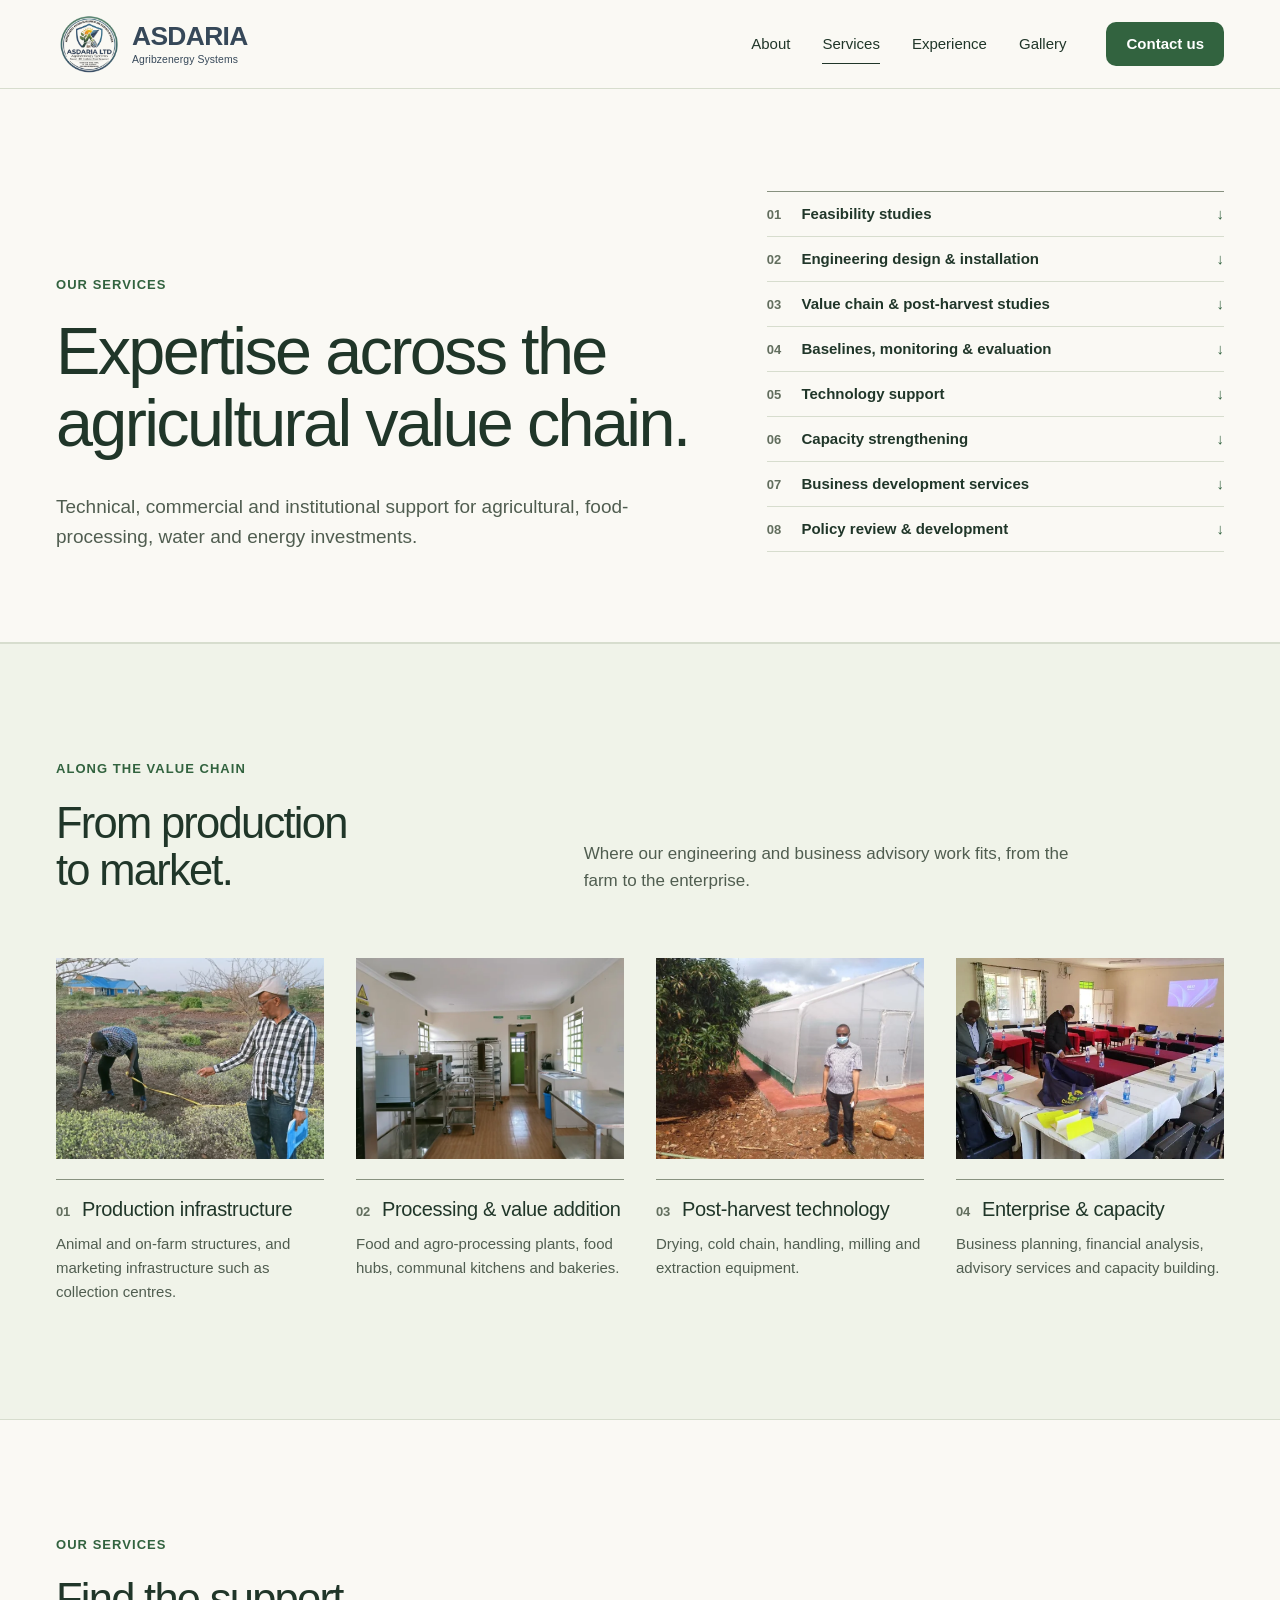
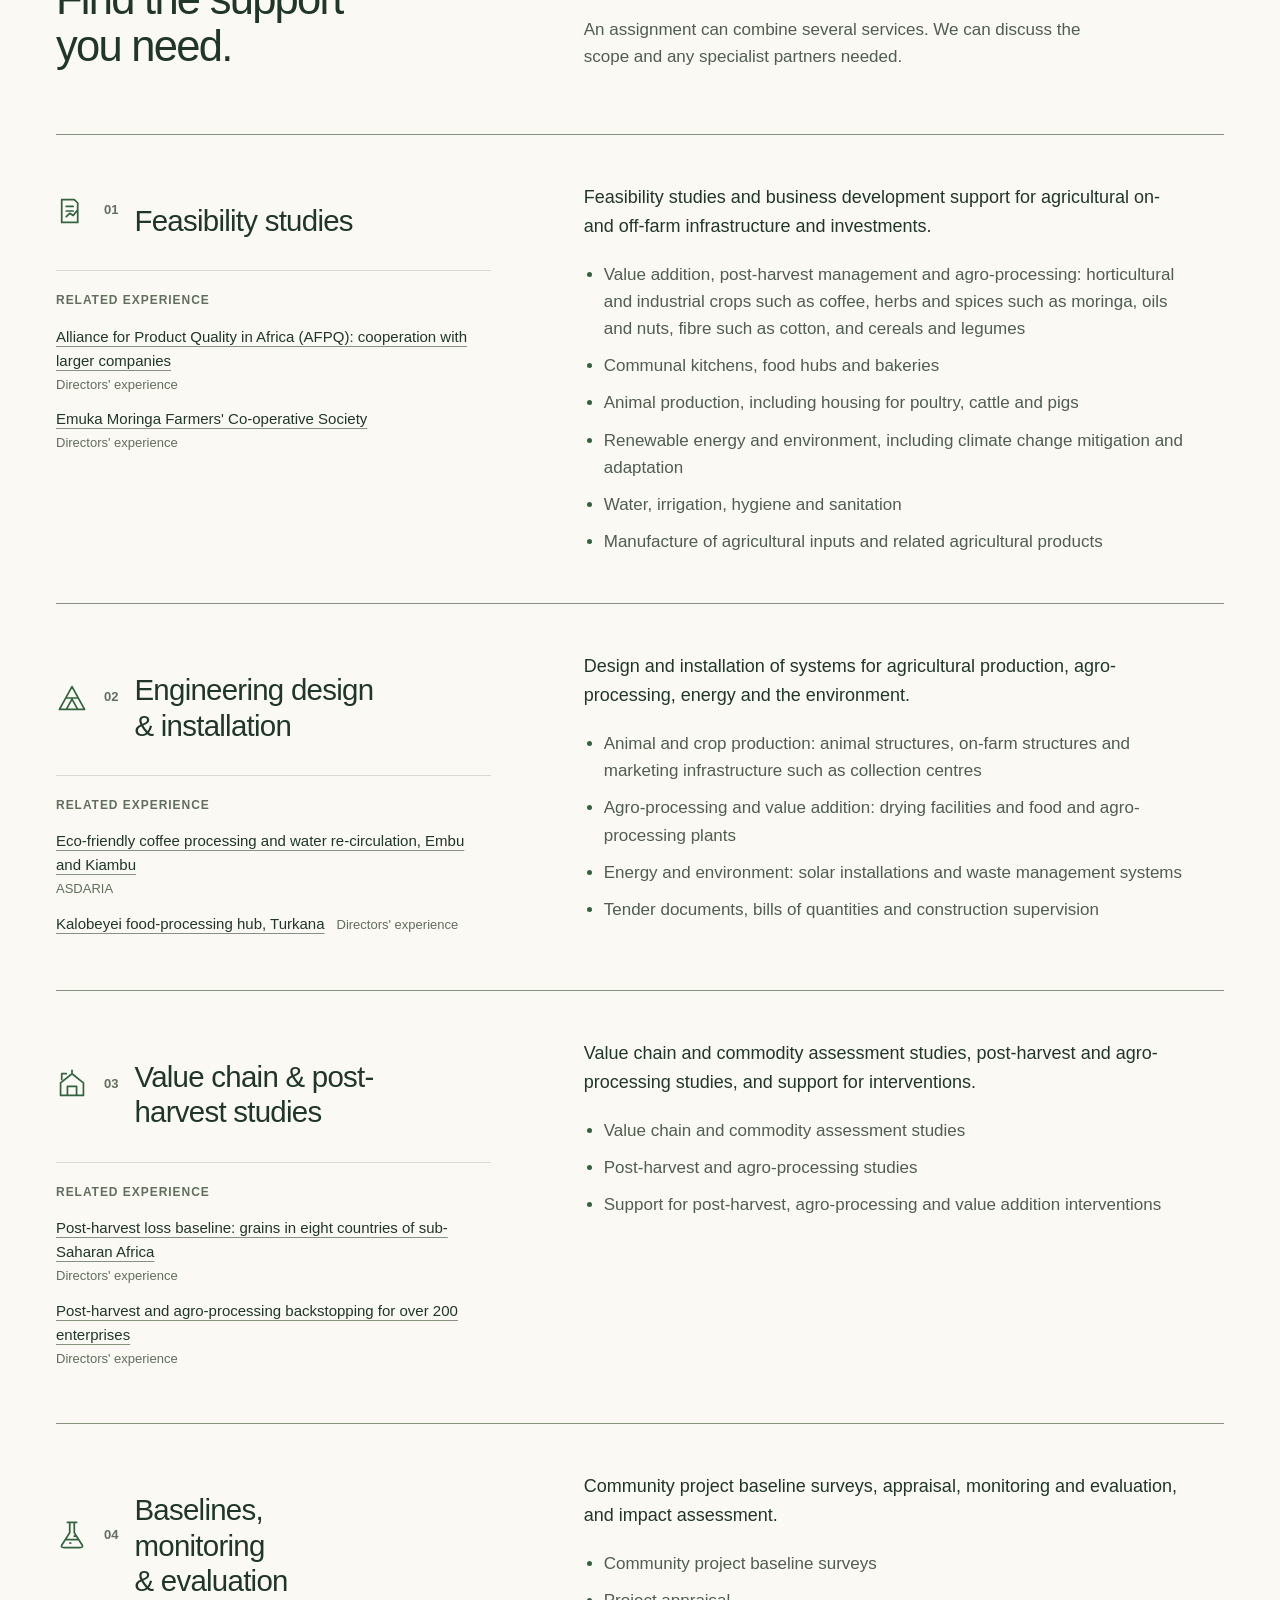
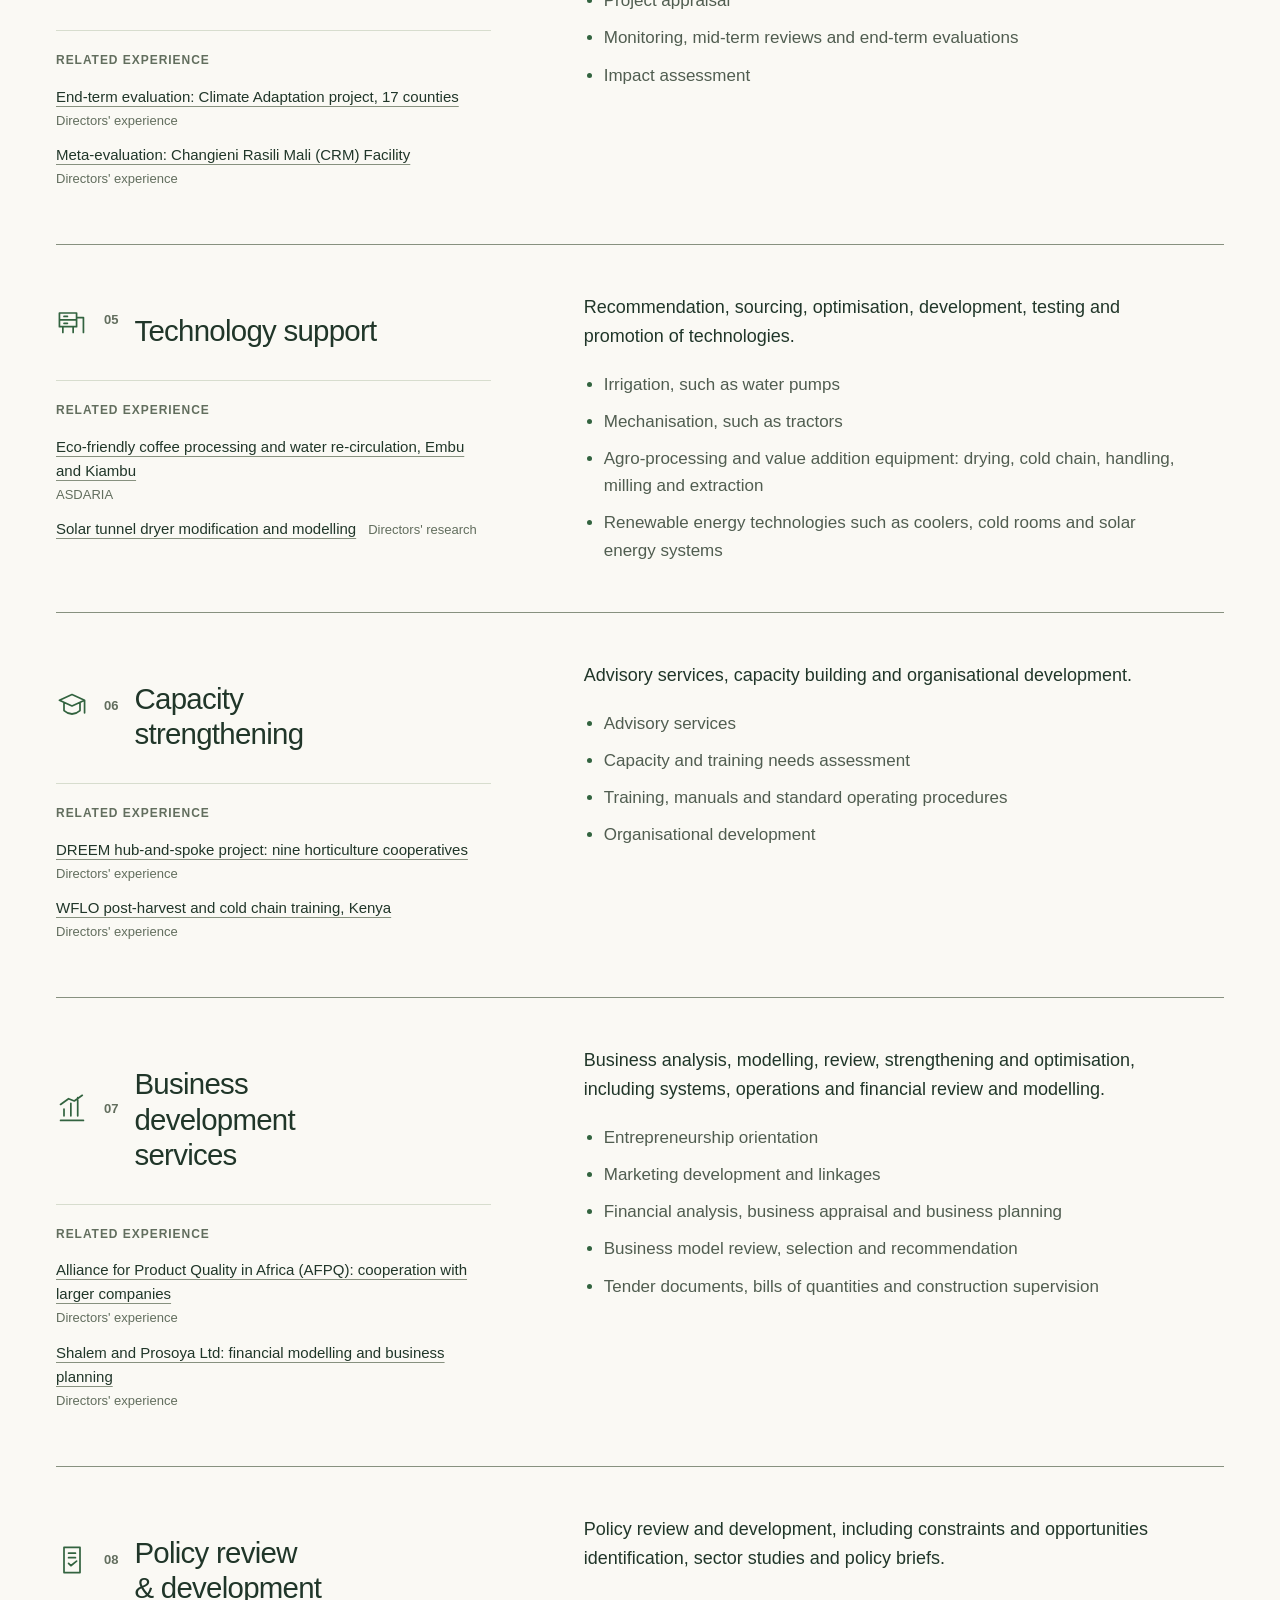
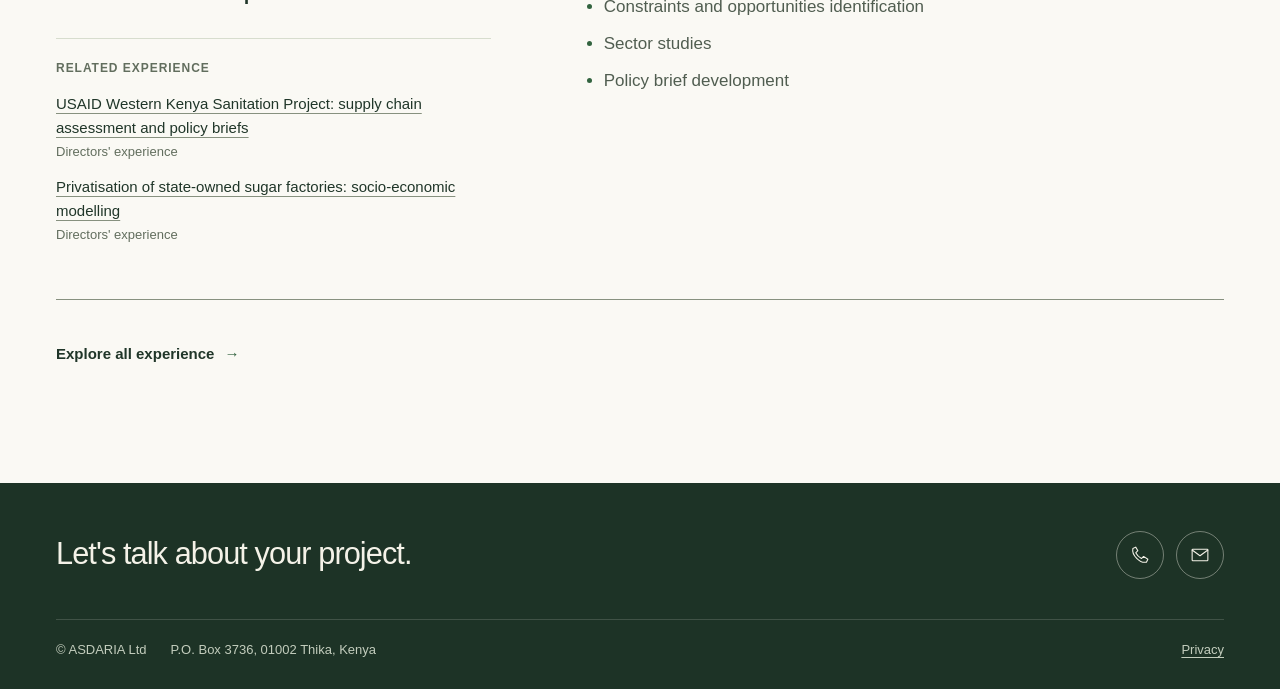
<file: site/services.html>
<!doctype html>
<html lang="en-KE" data-theme="light"><head><meta charset="utf-8">
<meta name="color-scheme" content="light">
<meta name="theme-color" content="#faf9f4">
<meta name="viewport" content="width=device-width, initial-scale=1">
<title>Services | ASDARIA</title><meta name="description" content="Feasibility studies, engineering design and installation, value chain and post-harvest studies, monitoring and evaluation, technology support, capacity strengthening, business development and policy review.">
<meta property="og:title" content="Services | ASDARIA">
<meta property="og:description" content="Feasibility studies, engineering design and installation, value chain and post-harvest studies, monitoring and evaluation, technology support, capacity strengthening, business development and policy review.">
<meta property="og:type" content="website"><meta property="og:site_name" content="ASDARIA">
<meta property="og:locale" content="en_KE">
<meta property="og:image" content="https://asdaria.web.app/assets/share.jpg"><meta property="og:image:width" content="1200"><meta property="og:image:height" content="630">
<meta property="og:image:alt" content="Bakery equipment, racks and stainless-steel work surfaces."><meta name="twitter:card" content="summary_large_image">
<link rel="canonical" href="https://asdaria.web.app/services.html"><meta property="og:url" content="https://asdaria.web.app/services.html">
<link rel="icon" href="assets/favicon.png" type="image/png">
<link rel="stylesheet" href="assets/style.css?v=449f002467"><script src="assets/main.js?v=7357a02862" defer></script>
</head><body>
<a class="skip-link" href="#main">Skip to content</a>
<header class="site-header"><div class="container header-inner">
<a class="brand" href="index.html" aria-label="ASDARIA home"><img class="brand-mark" src="assets/asdaria-logo.png" width="800" height="787" alt="">
      <span class="brand-copy"><span class="brand-name">ASDARIA</span><span class="brand-descriptor">Agribzenergy Systems</span></span></a>
<button class="menu-toggle" type="button" aria-controls="primary-nav" aria-expanded="false" hidden><span class="menu-icon" aria-hidden="true"></span>Menu</button>
<nav id="primary-nav" aria-label="Primary"><a href="about.html">About</a><a href="services.html" aria-current="page">Services</a><a href="projects.html">Experience</a><a href="gallery.html">Gallery</a><a class="nav-cta" href="contact.html">Contact us</a></nav>
</div></header>
<main id="main" tabindex="-1"><section class="page-hero"><div class="container has-aside">
      <div class="page-hero-copy"><p class="eyebrow">Our services</p><h1>Expertise across the<br>agricultural value chain.</h1><p class="lead">Technical, commercial and institutional support for agricultural, food-processing, water and energy investments.</p></div><nav class="service-index" aria-label="Services on this page"><ol><li><a href="#feasibility"><span class="index">01</span>Feasibility studies<span class="jump-arrow" aria-hidden="true">&darr;</span></a></li><li><a href="#engineering"><span class="index">02</span>Engineering design &amp; installation<span class="jump-arrow" aria-hidden="true">&darr;</span></a></li><li><a href="#postharvest"><span class="index">03</span>Value chain &amp; post-harvest studies<span class="jump-arrow" aria-hidden="true">&darr;</span></a></li><li><a href="#research"><span class="index">04</span>Baselines, monitoring &amp; evaluation<span class="jump-arrow" aria-hidden="true">&darr;</span></a></li><li><a href="#technology"><span class="index">05</span>Technology support<span class="jump-arrow" aria-hidden="true">&darr;</span></a></li><li><a href="#capacity"><span class="index">06</span>Capacity strengthening<span class="jump-arrow" aria-hidden="true">&darr;</span></a></li><li><a href="#bds"><span class="index">07</span>Business development services<span class="jump-arrow" aria-hidden="true">&darr;</span></a></li><li><a href="#policy"><span class="index">08</span>Policy review &amp; development<span class="jump-arrow" aria-hidden="true">&darr;</span></a></li></ol></nav></div></section><section class="section soft value-chain" aria-labelledby="chain-heading"><div class="container">
      <div class="section-head"><div><p class="eyebrow">Along the value chain</p><h2 id="chain-heading">From production<br>to market.</h2></div><p>Where our engineering and business advisory work fits, from the farm to the enterprise.</p></div>
      <ol class="chain-stages"><li><div class="chain-photo"><img src="assets/img/poultry-layout.webp" srcset="assets/img/poultry-layout-small.webp 640w, assets/img/poultry-layout.webp 1200w" sizes="(max-width: 760px) calc(100vw - 40px), (max-width: 900px) 50vw, 25vw" width="1200" height="1600" alt="A team setting out a poultry-house layout on site." loading="lazy" decoding="async"></div><h3><span class="index">01</span>Production infrastructure</h3><p>Animal and on-farm structures, and marketing infrastructure such as collection centres.</p></li><li><div class="chain-photo"><img src="assets/img/bakery.webp" srcset="assets/img/bakery-small.webp 640w, assets/img/bakery.webp 1600w" sizes="(max-width: 760px) calc(100vw - 40px), (max-width: 900px) 50vw, 25vw" width="1600" height="1200" alt="Bakery equipment, racks and stainless-steel work surfaces." loading="lazy" decoding="async"></div><h3><span class="index">02</span>Processing & value addition</h3><p>Food and agro-processing plants, food hubs, communal kitchens and bakeries.</p></li><li><div class="chain-photo"><img src="assets/img/greenhouse-dryer.webp" width="680" height="510" alt="A greenhouse drying structure with a visitor standing beside the entrance." loading="lazy" decoding="async"></div><h3><span class="index">03</span>Post-harvest technology</h3><p>Drying, cold chain, handling, milling and extraction equipment.</p></li><li><div class="chain-photo"><img src="assets/img/capacity-building.webp" srcset="assets/img/capacity-building-small.webp 640w, assets/img/capacity-building.webp 1280w" sizes="(max-width: 760px) calc(100vw - 40px), (max-width: 900px) 50vw, 25vw" width="1280" height="720" alt="A training room being prepared with tables, materials and presentation equipment." loading="lazy" decoding="async"></div><h3><span class="index">04</span>Enterprise & capacity</h3><p>Business planning, financial analysis, advisory services and capacity building.</p></li></ol></div></section>
      <section class="section" aria-labelledby="services-title"><div class="container">
      <div class="section-head"><div><p class="eyebrow">Our services</p><h2 id="services-title">Find the support<br>you need.</h2></div><p>An assignment can combine several services. We can discuss the scope and any specialist partners needed.</p></div>
      <div class="service-list"><article class="service-row" id="feasibility"><div class="service-row-head"><svg class="practice-icon" viewBox="0 0 28 28" fill="none" stroke="currentColor" stroke-width="1.5" stroke-linecap="round" stroke-linejoin="round" aria-hidden="true" focusable="false"><path d="M5 4h11l3 3v17H5zM9 10h6M9 14h6M9 19l3-3 3 2 4-5"/></svg><span class="index">01</span><h3>Feasibility studies</h3></div>
      <div class="service-row-body"><p class="service-summary">Feasibility studies and business development support for agricultural on- and off-farm infrastructure and investments.</p><ul class="service-items"><li>Value addition, post-harvest management and agro-processing: horticultural and industrial crops such as coffee, herbs and spices such as moringa, oils and nuts, fibre such as cotton, and cereals and legumes</li><li>Communal kitchens, food hubs and bakeries</li><li>Animal production, including housing for poultry, cattle and pigs</li><li>Renewable energy and environment, including climate change mitigation and adaptation</li><li>Water, irrigation, hygiene and sanitation</li><li>Manufacture of agricultural inputs and related agricultural products</li></ul></div>
      <div class="service-related"><h4>Related experience</h4><ul><li><a href="projects.html#afpq">Alliance for Product Quality in Africa (AFPQ): cooperation with larger companies</a><span class="attribution">Directors' experience</span></li><li><a href="projects.html#emuka-moringa-farmers-co-operative-society">Emuka Moringa Farmers&#x27; Co-operative Society</a><span class="attribution">Directors' experience</span></li></ul></div></article><article class="service-row" id="engineering"><div class="service-row-head"><svg class="practice-icon" viewBox="0 0 28 28" fill="none" stroke="currentColor" stroke-width="1.5" stroke-linecap="round" stroke-linejoin="round" aria-hidden="true" focusable="false"><path d="M3 24 14 4l11 20zM9 24l5-9 5 9M9 14h10"/></svg><span class="index">02</span><h3>Engineering design &amp; installation</h3></div>
      <div class="service-row-body"><p class="service-summary">Design and installation of systems for agricultural production, agro-processing, energy and the environment.</p><ul class="service-items"><li>Animal and crop production: animal structures, on-farm structures and marketing infrastructure such as collection centres</li><li>Agro-processing and value addition: drying facilities and food and agro-processing plants</li><li>Energy and environment: solar installations and waste management systems</li><li>Tender documents, bills of quantities and construction supervision</li></ul></div>
      <div class="service-related"><h4>Related experience</h4><ul><li><a href="projects.html#coffee">Eco-friendly coffee processing and water re-circulation, Embu and Kiambu</a><span class="attribution">ASDARIA</span></li><li><a href="projects.html#kalobeyei">Kalobeyei food-processing hub, Turkana</a><span class="attribution">Directors' experience</span></li></ul></div></article><article class="service-row" id="postharvest"><div class="service-row-head"><svg class="practice-icon" viewBox="0 0 28 28" fill="none" stroke="currentColor" stroke-width="1.5" stroke-linecap="round" stroke-linejoin="round" aria-hidden="true" focusable="false"><path d="M4 13 14 5l10 8v11H4zM10 24v-8h8v8M14 5V2M5 10V5h4"/></svg><span class="index">03</span><h3>Value chain &amp; post-harvest studies</h3></div>
      <div class="service-row-body"><p class="service-summary">Value chain and commodity assessment studies, post-harvest and agro-processing studies, and support for interventions.</p><ul class="service-items"><li>Value chain and commodity assessment studies</li><li>Post-harvest and agro-processing studies</li><li>Support for post-harvest, agro-processing and value addition interventions</li></ul></div>
      <div class="service-related"><h4>Related experience</h4><ul><li><a href="projects.html#post-harvest-loss-baseline-grains-eight-countries-in-sub-saharan-africa">Post-harvest loss baseline: grains in eight countries of sub-Saharan Africa</a><span class="attribution">Directors' experience</span></li><li><a href="projects.html#post-harvest-and-agro-processing-backstopping-over-200-enterprises">Post-harvest and agro-processing backstopping for over 200 enterprises</a><span class="attribution">Directors' experience</span></li></ul></div></article><article class="service-row" id="research"><div class="service-row-head"><svg class="practice-icon" viewBox="0 0 28 28" fill="none" stroke="currentColor" stroke-width="1.5" stroke-linecap="round" stroke-linejoin="round" aria-hidden="true" focusable="false"><path d="M10 3h8M12 3v9L5 23q-1 2 2 2h14q3 0 2-2l-7-11V3M9 18h10M12 21h1M16 15h1"/></svg><span class="index">04</span><h3>Baselines, monitoring &amp; evaluation</h3></div>
      <div class="service-row-body"><p class="service-summary">Community project baseline surveys, appraisal, monitoring and evaluation, and impact assessment.</p><ul class="service-items"><li>Community project baseline surveys</li><li>Project appraisal</li><li>Monitoring, mid-term reviews and end-term evaluations</li><li>Impact assessment</li></ul></div>
      <div class="service-related"><h4>Related experience</h4><ul><li><a href="projects.html#end-term-evaluation-climate-adaptation-project-17-counties">End-term evaluation: Climate Adaptation project, 17 counties</a><span class="attribution">Directors' experience</span></li><li><a href="projects.html#meta-evaluation-changieni-rasili-mali-crm-facility">Meta-evaluation: Changieni Rasili Mali (CRM) Facility</a><span class="attribution">Directors' experience</span></li></ul></div></article><article class="service-row" id="technology"><div class="service-row-head"><svg class="practice-icon" viewBox="0 0 28 28" fill="none" stroke="currentColor" stroke-width="1.5" stroke-linecap="round" stroke-linejoin="round" aria-hidden="true" focusable="false"><path d="M3 7h15v12H3zM6 19v5M15 19v5M18 11h6v13M3 13h15M7 10h3M7 16h3"/></svg><span class="index">05</span><h3>Technology support</h3></div>
      <div class="service-row-body"><p class="service-summary">Recommendation, sourcing, optimisation, development, testing and promotion of technologies.</p><ul class="service-items"><li>Irrigation, such as water pumps</li><li>Mechanisation, such as tractors</li><li>Agro-processing and value addition equipment: drying, cold chain, handling, milling and extraction</li><li>Renewable energy technologies such as coolers, cold rooms and solar energy systems</li></ul></div>
      <div class="service-related"><h4>Related experience</h4><ul><li><a href="projects.html#coffee">Eco-friendly coffee processing and water re-circulation, Embu and Kiambu</a><span class="attribution">ASDARIA</span></li><li><a href="projects.html#solar-tunnel-dryer-modification-and-modelling">Solar tunnel dryer modification and modelling</a><span class="attribution">Directors' research</span></li></ul></div></article><article class="service-row" id="capacity"><div class="service-row-head"><svg class="practice-icon" viewBox="0 0 28 28" fill="none" stroke="currentColor" stroke-width="1.5" stroke-linecap="round" stroke-linejoin="round" aria-hidden="true" focusable="false"><path d="m3 9 11-5 11 5-11 5zM7 11v7q7 6 14 0v-7M25 9v11"/></svg><span class="index">06</span><h3>Capacity strengthening</h3></div>
      <div class="service-row-body"><p class="service-summary">Advisory services, capacity building and organisational development.</p><ul class="service-items"><li>Advisory services</li><li>Capacity and training needs assessment</li><li>Training, manuals and standard operating procedures</li><li>Organisational development</li></ul></div>
      <div class="service-related"><h4>Related experience</h4><ul><li><a href="projects.html#dreem-hub-and-spoke-nine-horticulture-cooperatives">DREEM hub-and-spoke project: nine horticulture cooperatives</a><span class="attribution">Directors' experience</span></li><li><a href="projects.html#wflo-post-harvest-and-cold-chain-workshops-kenya">WFLO post-harvest and cold chain training, Kenya</a><span class="attribution">Directors' experience</span></li></ul></div></article><article class="service-row" id="bds"><div class="service-row-head"><svg class="practice-icon" viewBox="0 0 28 28" fill="none" stroke="currentColor" stroke-width="1.5" stroke-linecap="round" stroke-linejoin="round" aria-hidden="true" focusable="false"><path d="M4 24h20M7 20v-6M13 20V9M19 20V4M4 10l7-5 5 2 7-5"/></svg><span class="index">07</span><h3>Business development services</h3></div>
      <div class="service-row-body"><p class="service-summary">Business analysis, modelling, review, strengthening and optimisation, including systems, operations and financial review and modelling.</p><ul class="service-items"><li>Entrepreneurship orientation</li><li>Marketing development and linkages</li><li>Financial analysis, business appraisal and business planning</li><li>Business model review, selection and recommendation</li><li>Tender documents, bills of quantities and construction supervision</li></ul></div>
      <div class="service-related"><h4>Related experience</h4><ul><li><a href="projects.html#afpq">Alliance for Product Quality in Africa (AFPQ): cooperation with larger companies</a><span class="attribution">Directors' experience</span></li><li><a href="projects.html#shalem-and-prosoya-ltd-financial-modelling-and-business-planning">Shalem and Prosoya Ltd: financial modelling and business planning</a><span class="attribution">Directors' experience</span></li></ul></div></article><article class="service-row" id="policy"><div class="service-row-head"><svg class="practice-icon" viewBox="0 0 28 28" fill="none" stroke="currentColor" stroke-width="1.5" stroke-linecap="round" stroke-linejoin="round" aria-hidden="true" focusable="false"><path d="M7 3h14v22H7zM11 8h6M11 12h6M11 17l2 2 5-4"/></svg><span class="index">08</span><h3>Policy review &amp; development</h3></div>
      <div class="service-row-body"><p class="service-summary">Policy review and development, including constraints and opportunities identification, sector studies and policy briefs.</p><ul class="service-items"><li>Constraints and opportunities identification</li><li>Sector studies</li><li>Policy brief development</li></ul></div>
      <div class="service-related"><h4>Related experience</h4><ul><li><a href="projects.html#usaid-western-kenya-sanitation-project-supply-chain-assessment-and-policy-briefs">USAID Western Kenya Sanitation Project: supply chain assessment and policy briefs</a><span class="attribution">Directors' experience</span></li><li><a href="projects.html#privatisation-of-state-owned-sugar-factories-socio-economic-modelling">Privatisation of state-owned sugar factories: socio-economic modelling</a><span class="attribution">Directors' experience</span></li></ul></div></article></div>
      <p class="section-more"><a class="text-link" href="projects.html">Explore all experience <span aria-hidden="true">&rarr;</span></a></p></div></section></main>
<footer class="site-footer"><div class="container"><div class="footer-cta"><h2>Let's talk about your project.</h2>
      <div class="footer-cta-links"><a class="icon-link" href="tel:+254733954103" aria-label="Call +254733954103" title="Call +254733954103"><svg class="practice-icon" viewBox="0 0 28 28" fill="none" stroke="currentColor" stroke-width="1.5" stroke-linecap="round" stroke-linejoin="round" aria-hidden="true" focusable="false"><path d="m8 3-4 2c-2 9 10 21 19 19l2-4-6-4-3 3c-4-2-6-4-8-8l3-3z"/></svg></a><a class="icon-link" href="mailto:asdaria.ltd@gmail.com" aria-label="Email asdaria.ltd@gmail.com" title="Email asdaria.ltd@gmail.com"><svg class="practice-icon" viewBox="0 0 28 28" fill="none" stroke="currentColor" stroke-width="1.5" stroke-linecap="round" stroke-linejoin="round" aria-hidden="true" focusable="false"><rect x="3" y="6" width="22" height="16" rx="1"/><path d="m3 7 11 8L25 7"/></svg></a></div></div>
<div class="footer-bottom"><p>&copy; ASDARIA Ltd</p><address>P.O. Box 3736, 01002 Thika, Kenya</address><a href="privacy.html">Privacy</a></div>
</div></footer></body></html>
</file>
<file: site/assets/style.css>
:root {
  color-scheme: light;
  --cp-bg: #faf9f4;
  --cp-bg-elevated: #f0f3e9;
  --cp-surface: #ffffff;
  --cp-surface-soft: #f0f3e9;
  --cp-border: #d7ddce;
  --cp-border-strong: #87917f;
  --cp-text: #203629;
  --cp-text-muted: #505d50;
  --cp-text-soft: #626e5e;
  --cp-accent: #32633f;
  --cp-accent-hover: #254c30;
  --cp-brand: #364859;
  --cp-accent-soft: rgba(50, 99, 63, 0.08);
  --cp-accent-fg: #ffffff;
  --cp-deep: #1d3326;
  --cp-deep-text: #f4f2e8;
  --cp-deep-muted: #c3cdbd;
  --cp-deep-accent: #a9d18e;
  --cp-success: #32633f;
  --cp-danger: #dc2626;
  --cp-warning: #f59e0b;
  --cp-link: #32633f;
  --cp-shadow: 0 18px 48px rgba(0, 0, 0, 0.12);
  --cp-overlay: rgba(20, 32, 24, 0.72);
  --cp-highlight: rgba(50, 99, 63, 0.12);
  --gutter: 56px;
  --header-h: 88px;
  --split-gap: clamp(40px, 5.5vw, 88px);
  --xp-tabs-h: 64px;
}

* { box-sizing: border-box; }
[hidden]:not([hidden="until-found" i]) { display: none !important; }
html { scroll-behavior: smooth; scroll-padding-top: calc(var(--header-h) + 16px); }
body { margin: 0; background: var(--cp-bg); color: var(--cp-text); font: 17px/1.6 "Segoe UI", Aptos, Calibri, -apple-system, BlinkMacSystemFont, "Helvetica Neue", Arial, sans-serif; -webkit-font-smoothing: antialiased; }
button, input, select, textarea { font: inherit; }
button, a { touch-action: manipulation; }
button { cursor: pointer; }
a { color: inherit; text-decoration: none; }
a:hover { color: var(--cp-accent); }
:focus-visible { outline: 2px solid var(--cp-accent); outline-offset: 4px; }
::selection { background: var(--cp-highlight); }
img { display: block; max-width: 100%; height: auto; }
h1, h2, h3, h4, figure, p, ul, ol, dl, dd { margin: 0; }
h1, h2, h3 { font-weight: 400; line-height: 1.08; letter-spacing: -.04em; text-wrap: balance; }
h1 { font-size: clamp(2.6rem, 5.2vw, 5rem); }
h2 { font-size: clamp(2rem, 3.4vw, 3.3rem); }
h3 { font-size: 1.6rem; line-height: 1.2; letter-spacing: -.025em; }
h4 { font-size: 1rem; font-weight: 600; }
p { color: var(--cp-text-muted); }
p + p { margin-top: 20px; }
address { font-style: normal; }
figcaption { margin-top: 12px; font-size: .875rem; line-height: 1.5; color: var(--cp-text-muted); }

.container { width: min(1360px, calc(100% - 2 * var(--gutter))); margin-inline: auto; }
.section { padding-block: clamp(72px, 9vw, 120px); }
main > section + section { border-top: 1px solid var(--cp-border); }
.soft { background: var(--cp-bg-elevated); }
.split { display: grid; grid-template-columns: minmax(0, 5fr) minmax(0, 7fr); column-gap: var(--split-gap); }
.eyebrow { margin-bottom: 20px; font-size: .8125rem; font-weight: 600; letter-spacing: .08em; text-transform: uppercase; color: var(--cp-accent); }
.index { font-size: .8125rem; font-weight: 600; color: var(--cp-text-soft); font-variant-numeric: tabular-nums; }
.lead { font-size: 1.1875rem; line-height: 1.6; }
.large-copy { font-size: clamp(1.3rem, 1.9vw, 1.65rem); line-height: 1.45; color: var(--cp-text); }
.fineprint { font-size: .8125rem; line-height: 1.6; color: var(--cp-text-soft); }
.fineprint a, .prose a, .brief-result a { text-decoration: underline; text-underline-offset: 3px; }
.skip-link { position: fixed; top: -100px; left: 16px; z-index: 30; padding: 12px 20px; border-radius: .5rem; background: var(--cp-text); color: var(--cp-bg); }
.skip-link:focus { top: 16px; color: var(--cp-bg); }
.visually-hidden { position: absolute; width: 1px; height: 1px; overflow: hidden; clip-path: inset(50%); white-space: nowrap; }

.site-header { position: sticky; top: 0; z-index: 20; background: var(--cp-bg); border-bottom: 1px solid var(--cp-border); }
.header-inner { min-height: var(--header-h); display: flex; align-items: center; gap: 40px; }
.brand { display: inline-flex; align-items: center; gap: 12px; flex-shrink: 0; line-height: 1; }
.brand-mark { width: 64px; height: auto; flex-shrink: 0; }
.brand-copy { display: grid; gap: 6px; }
.brand-name { color: var(--cp-brand); font-size: 1.65rem; font-weight: 800; letter-spacing: -.025em; }
.brand-descriptor { color: var(--cp-brand); font-size: .65rem; font-weight: 500; letter-spacing: .01em; }
#primary-nav { display: flex; align-items: center; gap: 32px; margin-left: auto; }
#primary-nav a { position: relative; padding-block: 10px; font-size: .9375rem; }
#primary-nav a:not(.nav-cta)[aria-current]::after { content: ""; position: absolute; inset: auto 0 2px; height: 1px; background: currentColor; }
#primary-nav .nav-cta { margin-left: 8px; padding: 10px 20px; border-radius: .625rem; background: var(--cp-accent); color: var(--cp-accent-fg); font-weight: 600; transition: background-color .2s ease; }
#primary-nav .nav-cta:hover, #primary-nav .nav-cta[aria-current] { background: var(--cp-accent-hover); color: var(--cp-accent-fg); }
.menu-toggle { display: none; align-items: center; gap: 12px; min-height: 44px; margin-left: auto; padding: 8px 0 8px 16px; border: 0; background: transparent; color: var(--cp-text); font-size: .9375rem; }
.menu-icon, .menu-icon::before, .menu-icon::after { display: block; width: 20px; height: 1.5px; background: currentColor; transition: transform .2s ease, background-color .2s ease; }
.menu-icon { position: relative; }
.menu-icon::before, .menu-icon::after { content: ""; position: absolute; left: 0; }
.menu-icon::before { top: -6px; }
.menu-icon::after { top: 6px; }
.menu-toggle[aria-expanded="true"] .menu-icon { background: transparent; }
.menu-toggle[aria-expanded="true"] .menu-icon::before { transform: translateY(6px) rotate(45deg); }
.menu-toggle[aria-expanded="true"] .menu-icon::after { transform: translateY(-6px) rotate(-45deg); }

.text-link { display: inline-flex; align-items: center; gap: 10px; font-size: .9375rem; font-weight: 600; color: var(--cp-text); }
.text-link > span, .button > span { display: inline-block; transition: transform .2s ease; }
.text-link > span { color: var(--cp-accent); }
.text-link:hover > span, .button:hover > span { transform: translateX(4px); }
.button { display: inline-flex; align-items: center; justify-content: center; gap: 12px; min-height: 48px; padding: 12px 24px; border: 1px solid var(--cp-accent); border-radius: .625rem; font-size: .9375rem; font-weight: 600; line-height: 1.3; transition: background-color .2s ease, border-color .2s ease, color .2s ease; }
.primary { background: var(--cp-accent); color: var(--cp-accent-fg); }
.primary:hover { background: var(--cp-accent-hover); border-color: var(--cp-accent-hover); color: var(--cp-accent-fg); }
.secondary { background: transparent; border-color: var(--cp-border-strong); color: var(--cp-text); }
.secondary:hover { border-color: var(--cp-accent); color: var(--cp-accent); }
.actions { display: flex; flex-wrap: wrap; align-items: center; gap: 24px; }
.practice-icon { display: inline-block; width: 28px; height: 28px; flex-shrink: 0; color: var(--cp-accent); vertical-align: middle; }

.section-head { display: grid; grid-template-columns: minmax(0, 5fr) minmax(0, 7fr); column-gap: var(--split-gap); align-items: end; margin-bottom: clamp(40px, 5vw, 64px); }
.section-head h2 { max-width: 18ch; }
.section-head > :nth-child(2) { max-width: 54ch; }
.section-head > a { justify-self: end; }
.page-hero { padding-block: clamp(64px, 8vw, 112px) clamp(56px, 7vw, 96px); border-bottom: 1px solid var(--cp-border); }
.page-hero h1 { max-width: 20ch; }
.page-hero .lead { max-width: 58ch; margin-top: 32px; }
.page-hero .has-aside { display: grid; grid-template-columns: minmax(0, 7fr) minmax(0, 5fr); column-gap: var(--split-gap); align-items: end; }
.page-hero.compact { padding-block: clamp(40px, 4.5vw, 64px) clamp(36px, 4vw, 56px); }
.page-hero.compact h1 { font-size: clamp(2.4rem, 4vw, 3.6rem); }
.service-index ol { padding: 0; border-top: 1px solid var(--cp-border-strong); list-style: none; }
.service-index li { border-bottom: 1px solid var(--cp-border); }
.service-index a { display: flex; align-items: baseline; gap: 14px; padding-block: 10px; font-size: .9375rem; font-weight: 600; color: var(--cp-text); }
.service-index a:hover { color: var(--cp-accent); }
.service-index .index { flex-shrink: 0; min-width: 1.6em; }
.jump-arrow { margin-left: auto; color: var(--cp-accent); transition: transform .2s ease; }
.service-index a:hover .jump-arrow { transform: translateY(3px); }

.home-hero { background: radial-gradient(120% 90% at 0% 0%, rgba(244, 242, 232, .07), transparent 60%), var(--cp-deep); color: var(--cp-deep-text); }
.home-hero-grid { display: grid; grid-template-columns: [full-start] max(var(--gutter), (100% - 1360px) / 2) [copy-start] minmax(0, 7fr) [media-start] minmax(0, 10fr) [content-end] max(var(--gutter), (100% - 1360px) / 2) [full-end]; min-height: min(820px, calc(100svh - var(--header-h))); }
.hero-copy { grid-column: copy-start / media-start; align-self: center; padding: clamp(64px, 7vw, 104px) var(--split-gap) clamp(64px, 7vw, 104px) 0; }
.home-hero .eyebrow { color: var(--cp-deep-muted); }
.hero-copy h1 { font-size: clamp(3rem, 6vw, 5.75rem); line-height: 1; letter-spacing: -.05em; }
.hero-copy h1 span { color: var(--cp-deep-accent); }
.hero-lead { max-width: 40ch; margin-top: 32px; font-size: 1.1875rem; color: var(--cp-deep-muted); }
.hero-actions { display: flex; flex-wrap: wrap; gap: 12px; margin-top: 40px; }
.home-hero :focus-visible { outline-color: var(--cp-deep-text); }
.button.light { border-color: var(--cp-deep-text); background: var(--cp-deep-text); color: var(--cp-deep); }
.button.light:hover { border-color: #fff; background: #fff; color: var(--cp-deep); }
.button.outline-light { border-color: rgba(244, 242, 232, .45); background: transparent; color: var(--cp-deep-text); }
.button.outline-light:hover { border-color: var(--cp-deep-text); background: rgba(244, 242, 232, .08); color: var(--cp-deep-text); }
.hero-media { position: relative; grid-column: media-start / full-end; min-height: 420px; margin: 0; overflow: hidden; }
.hero-media img { position: absolute; inset: 0; width: 100%; height: 100%; object-fit: cover; object-position: 35% 50%; }
.hero-media figcaption { position: absolute; inset: auto 0 0; margin: 0; padding: 72px 32px 24px; background: linear-gradient(to top, rgba(16, 28, 21, .88), rgba(16, 28, 21, .72) calc(100% - 56px), rgba(16, 28, 21, 0)); color: var(--cp-deep-text); font-size: .875rem; }
@keyframes rise { from { opacity: 0; transform: translateY(18px); } }
@keyframes settle { from { transform: scale(1.06); } }
.hero-copy > * { animation: rise .8s cubic-bezier(.2, .7, .2, 1) both; }
.hero-copy > :nth-child(2) { animation-delay: .08s; }
.hero-copy > :nth-child(3) { animation-delay: .16s; }
.hero-copy > :nth-child(4) { animation-delay: .24s; }
.hero-media img { animation: settle 1.6s cubic-bezier(.2, .7, .2, 1) both; }

.org-band { padding-block: 44px 52px; background: var(--cp-surface); border-block: 1px solid var(--cp-border); }
.org-band-head { display: flex; justify-content: space-between; align-items: baseline; gap: 24px; margin-bottom: 20px; }
.org-band-head h2 { font-size: 1.125rem; font-weight: 600; letter-spacing: -.01em; }
.org-band-groups { display: grid; grid-template-columns: auto minmax(0, 1fr); column-gap: 40px; }
.org-band-group > p { margin-bottom: 4px; font-size: .75rem; font-weight: 600; letter-spacing: .08em; text-transform: uppercase; color: var(--cp-text-soft); }
.org-band-company { padding-right: 40px; border-right: 1px solid var(--cp-border); }
.org-row, .org-wall, .org-logo { list-style: none; padding: 0; }
.org-row { display: grid; grid-auto-flow: column; grid-auto-columns: minmax(0, 1fr); align-items: center; gap: 16px; }
.org-band-company .org-row { grid-auto-columns: 150px; }
.org-row li { display: flex; align-items: center; justify-content: center; min-height: 92px; }

.pillars { display: grid; grid-template-columns: repeat(3, minmax(0, 1fr)); grid-template-rows: repeat(4, auto); column-gap: clamp(28px, 3.5vw, 56px); padding: 0; list-style: none; }
.pillar { display: grid; grid-row: span 4; grid-template-rows: subgrid; row-gap: 0; align-content: start; padding-top: 28px; border-top: 2px solid var(--cp-text); }
.pillar-head { display: flex; align-items: center; justify-content: space-between; margin-bottom: 32px; }
.pillar-index { font-size: .875rem; font-weight: 600; color: var(--cp-text-soft); font-variant-numeric: tabular-nums; }
.pillar-head .practice-icon { width: 36px; height: 36px; }
.pillar h3 { font-size: clamp(1.45rem, 2vw, 1.85rem); }
.pillar > p { margin-top: 16px; font-size: 1rem; }
.pillar-links { padding: 28px 0 0; list-style: none; }
.pillar-links li { border-top: 1px solid var(--cp-border); }
.pillar-links li:last-child { border-bottom: 1px solid var(--cp-border); }
.pillar-links a { display: flex; align-items: center; justify-content: space-between; gap: 16px; padding-block: 14px; font-size: .9375rem; font-weight: 600; color: var(--cp-text); }
.pillar-links a span { color: var(--cp-accent); transition: transform .2s ease; }
.pillar-links a:hover { color: var(--cp-accent); }
.pillar-links a:hover span { transform: translateX(4px); }

.cases { display: grid; grid-template-columns: repeat(3, minmax(0, 1fr)); gap: 24px; }
.case { position: relative; display: flex; flex-direction: column; overflow: hidden; border: 1px solid var(--cp-border); border-radius: .75rem; background: var(--cp-surface); transition: box-shadow .3s ease, translate .3s ease; }
.case:hover { box-shadow: 0 24px 48px -28px rgba(29, 51, 38, .5); translate: 0 -3px; }
.case:has(a:focus-visible) { outline: 2px solid var(--cp-accent); outline-offset: 3px; }
.case-media { aspect-ratio: 4 / 3; overflow: hidden; background: var(--cp-deep); }
.case-media img { width: 100%; height: 100%; object-fit: cover; transition: transform .6s ease; }
.case:hover .case-media img { transform: scale(1.04); }
.case-mark { display: grid; place-content: center; justify-items: center; gap: 14px; height: 100%; background: radial-gradient(90% 80% at 30% 20%, rgba(244, 242, 232, .08), transparent 70%), var(--cp-deep); color: var(--cp-deep-text); }
.case-mark .practice-icon { width: 44px; height: 44px; color: var(--cp-deep-accent); }
.case-mark > span { font-size: clamp(2.6rem, 4vw, 3.6rem); font-weight: 300; line-height: 1; letter-spacing: .06em; }
.case-body { padding: 28px 28px 32px; }
.case-label { margin-bottom: 14px; font-size: .75rem; font-weight: 600; letter-spacing: .08em; text-transform: uppercase; color: var(--cp-text-soft); }
.is-company .case-label { color: var(--cp-accent); }
.case h3 { margin-bottom: 12px; font-size: clamp(1.35rem, 1.8vw, 1.6rem); line-height: 1.2; }
.case h3 a::after { content: ""; position: absolute; inset: 0; z-index: 1; }
.case h3 a:focus-visible { outline: none; }
.case:hover h3 a { color: var(--cp-accent); }
.case-body p:not(.case-label) { font-size: 1rem; }

.practice-index { margin-top: clamp(56px, 6vw, 80px); }
.practice-index h3 { padding-bottom: 16px; font-size: .75rem; font-weight: 600; line-height: 1.4; letter-spacing: .08em; text-transform: uppercase; color: var(--cp-text-soft); }
.practice-index ul { display: grid; grid-template-columns: repeat(6, minmax(0, 1fr)); gap: 1px; padding: 0; overflow: hidden; border: 1px solid var(--cp-border); border-radius: .75rem; background: var(--cp-border); list-style: none; }
.practice-index li { background: var(--cp-bg-elevated); }
.practice-index a { display: grid; align-content: space-between; gap: 20px; height: 100%; padding: 24px 20px; transition: background-color .2s ease; }
.practice-index a:hover { background: var(--cp-surface); color: var(--cp-text); }
.index-count { font-size: clamp(2.4rem, 3.4vw, 3.2rem); font-weight: 300; line-height: 1; letter-spacing: -.04em; color: var(--cp-text); font-variant-numeric: tabular-nums; }
.index-label { display: flex; align-items: center; gap: 10px; font-size: .9375rem; line-height: 1.35; color: var(--cp-text); }
.index-label .practice-icon { width: 22px; height: 22px; }

.reasons { display: grid; grid-template-columns: repeat(3, minmax(0, 1fr)); column-gap: clamp(28px, 3.5vw, 56px); padding: 0; list-style: none; }
.reason .card-icon { margin-bottom: 20px; }
.reason h3 { margin-bottom: 12px; font-size: clamp(1.3rem, 1.7vw, 1.5rem); line-height: 1.25; }
.reason p { font-size: 1rem; }
.leaders { display: grid; justify-items: start; gap: 16px; }
.leader-faces { display: flex; }
.leader-faces img { width: 64px; height: 64px; border: 3px solid var(--cp-bg); border-radius: 50%; background: var(--cp-bg-elevated); }
.leader-faces img + img { margin-left: -14px; }
.leaders p { font-size: 1.0625rem; color: var(--cp-text); }
.leaders strong { font-weight: 600; }

.motion-ok .reveal { opacity: 0; transform: translateY(28px); transition-property: opacity, transform, box-shadow, translate; transition-duration: .8s, .8s, .3s, .3s; transition-timing-function: cubic-bezier(.2, .7, .2, 1); }
.motion-ok .reveal.is-revealed { opacity: 1; transform: none; }
.motion-ok .reveal-group > .reveal:nth-child(2) { transition-delay: .1s, .1s, 0s, 0s; }
.motion-ok .reveal-group > .reveal:nth-child(3) { transition-delay: .2s, .2s, 0s, 0s; }
.highlights { display: flex; flex-wrap: wrap; gap: 8px; margin-top: 24px; padding: 0; list-style: none; }
.highlights li { padding: 6px 12px; border: 1px solid var(--cp-border); border-radius: 4px; background: var(--cp-surface); font-size: .8125rem; color: var(--cp-text); }

.intro-copy h2 { margin-bottom: 32px; }
.intro-copy .large-copy { margin-bottom: 24px; }
.intro-copy > p:not(.large-copy, .eyebrow) { max-width: 60ch; font-size: 1.0625rem; }
.sectors-label { margin-bottom: 20px; padding-bottom: 16px; border-bottom: 1px solid var(--cp-border-strong); font-size: .75rem; font-weight: 600; line-height: 1.4; letter-spacing: .08em; text-transform: uppercase; color: var(--cp-text-soft); }
.card-grid { display: grid; grid-template-columns: repeat(2, minmax(0, 1fr)); gap: 16px; padding: 0; list-style: none; }
.info-card { padding: clamp(24px, 2.4vw, 32px); border: 1px solid var(--cp-border); border-radius: .75rem; background: var(--cp-surface); }
.card-icon { display: grid; place-items: center; width: 52px; height: 52px; margin-bottom: 20px; border-radius: 50%; background: var(--cp-accent-soft); }
.card-icon .practice-icon { width: 26px; height: 26px; }
.info-card h3, .info-card h4 { margin-bottom: 8px; font-size: 1.3rem; font-weight: 400; line-height: 1.25; letter-spacing: -.015em; }
.info-card p { font-size: .9375rem; }
.growth-list .info-card h3 { font-size: clamp(1.4rem, 2vw, 1.7rem); }
.growth-list .info-card p { max-width: 56ch; font-size: 1rem; }
.steps { display: grid; grid-template-columns: repeat(4, minmax(0, 1fr)); gap: 40px; padding: 0; list-style: none; }
.steps li { padding-top: 24px; border-top: 1px solid var(--cp-border-strong); }
.step-index { display: block; font-size: .875rem; font-weight: 600; color: var(--cp-accent); font-variant-numeric: tabular-nums; }
.steps h3 { margin: 32px 0 12px; font-size: 1.75rem; }
.steps p { font-size: 1rem; }
.people { display: grid; grid-template-columns: repeat(2, minmax(0, 1fr)); column-gap: var(--split-gap); row-gap: 48px; }
.person { display: grid; grid-template-columns: 148px minmax(0, 1fr); gap: 32px; align-items: start; padding-top: 32px; border-top: 1px solid var(--cp-border-strong); }
.person > img { width: 148px; height: 148px; border-radius: 50%; object-fit: cover; }
.person-role { margin-bottom: 12px; font-size: .8125rem; font-weight: 600; letter-spacing: .08em; text-transform: uppercase; color: var(--cp-accent); }
.person h3 { margin-bottom: 16px; font-size: 1.65rem; }
.person-copy > p:not(.person-role) { font-size: 1rem; }
.credentials { display: grid; gap: 4px; margin-top: 20px; padding: 16px 0 0; border-top: 1px solid var(--cp-border); list-style: none; font-size: .9375rem; color: var(--cp-text-muted); }
.org-company { display: flex; flex-wrap: wrap; align-items: center; gap: 12px 32px; padding: 16px 28px; border: 1px solid var(--cp-border); border-radius: .75rem; background: var(--cp-surface); }
.org-company h3, .org-directors-head h3 { font-size: .75rem; font-weight: 600; line-height: 1.4; letter-spacing: .08em; text-transform: uppercase; color: var(--cp-accent); }
.org-logo li { display: flex; align-items: center; min-height: 72px; }
.org-company p { font-size: 1rem; color: var(--cp-text); }
.org-directors { margin-top: 56px; }
.org-directors-head { display: flex; flex-wrap: wrap; align-items: baseline; justify-content: space-between; gap: 8px 32px; padding-bottom: 16px; border-bottom: 1px solid var(--cp-border-strong); }
.org-directors-head h3 { color: var(--cp-text-soft); }
.org-directors-head p { font-size: .9375rem; }
.org-wall { --cols: 9; display: flex; flex-wrap: wrap; justify-content: center; margin-top: 8px; }
.org-wall li { display: flex; flex: 0 0 calc(100% / var(--cols)); align-items: center; justify-content: center; min-height: 104px; padding: 12px; }

.chain-stages { display: grid; grid-template-columns: repeat(4, minmax(0, 1fr)); gap: 32px; padding: 0; list-style: none; }
.chain-photo img { width: 100%; aspect-ratio: 4 / 3; object-fit: cover; }
.chain-stages li:first-child img { object-position: center 35%; }
.chain-stages h3 { display: flex; align-items: baseline; gap: 12px; margin-top: 20px; padding-top: 16px; border-top: 1px solid var(--cp-border-strong); font-size: 1.25rem; line-height: 1.3; letter-spacing: -.015em; }
.chain-stages p { margin-top: 10px; font-size: .9375rem; }
.service-list { border-top: 1px solid var(--cp-border-strong); }
.service-row { display: grid; grid-template-columns: minmax(0, 5fr) minmax(0, 7fr); grid-template-rows: auto 1fr; column-gap: var(--split-gap); padding-block: 48px; border-bottom: 1px solid var(--cp-border-strong); }
.service-row-head { grid-area: 1 / 1; display: flex; flex-wrap: wrap; align-items: center; align-content: start; column-gap: 16px; }
.service-row-body { grid-area: 1 / 2 / 3 / 3; }
.service-row-head .practice-icon { width: 32px; height: 32px; }
.service-row-head h3 { flex-basis: 100%; max-width: 16ch; margin-top: 20px; font-size: clamp(1.6rem, 2.3vw, 2.2rem); }
.service-summary { max-width: 60ch; font-size: 1.125rem; color: var(--cp-text); }
.service-items { display: grid; gap: 10px; max-width: 64ch; margin-top: 20px; padding-left: 20px; color: var(--cp-text-muted); }
.service-items li::marker { color: var(--cp-accent); }
.service-related { grid-area: 2 / 1; align-self: start; max-width: 46ch; margin-top: 32px; padding-top: 20px; border-top: 1px solid var(--cp-border); }
.service-related h4 { margin-bottom: 8px; font-size: .75rem; letter-spacing: .08em; text-transform: uppercase; color: var(--cp-text-soft); }
.service-related ul { padding: 0; list-style: none; }
.service-related li { display: flex; flex-wrap: wrap; align-items: baseline; gap: 2px 12px; padding-block: 6px; }
.service-related a { font-size: .9375rem; text-decoration: underline; text-decoration-color: var(--cp-border-strong); text-underline-offset: 4px; }
.service-related a:hover { text-decoration-color: currentColor; }
.attribution { font-size: .8125rem; color: var(--cp-text-soft); }
.section-more { margin-top: 40px; }

.xp-tabs-label { margin-bottom: 4px; font-size: .9375rem; color: var(--cp-text-soft); }
.xp-tabs-bar { position: sticky; top: var(--header-h); z-index: 6; margin-bottom: clamp(32px, 4vw, 48px); background: var(--cp-bg); border-bottom: 1px solid var(--cp-border); }
.xp-tabs.container { display: flex; flex-wrap: wrap; gap: 8px; padding-block: 12px; }
.xp-tabs [role="tab"] { display: inline-flex; flex-shrink: 0; align-items: baseline; gap: 8px; padding: 8px 16px; border: 1px solid var(--cp-border-strong); border-radius: 999px; background: transparent; color: var(--cp-text-muted); font-size: .9375rem; line-height: 1.4; white-space: nowrap; transition: background-color .2s ease, border-color .2s ease, color .2s ease; }
.xp-tabs [role="tab"]:hover { border-color: var(--cp-accent); color: var(--cp-accent); }
.xp-tabs [aria-selected="true"], .xp-tabs [aria-selected="true"]:hover { border-color: var(--cp-text); background: var(--cp-text); color: var(--cp-bg); }
.xp-tab-count { font-size: .8125rem; font-weight: 600; font-variant-numeric: tabular-nums; color: var(--cp-text-soft); }
.xp-tabs [aria-selected="true"] .xp-tab-count { color: var(--cp-deep-accent); }
.xp-directors.is-tabbed :is(.xp-panel, .xp-feature, .xp-ledger > li) { scroll-margin-top: var(--xp-tabs-h); }
.xp-directors.is-tabbed .xp-count { display: none; }
.xp-directors:not(.is-tabbed) .xp-panel + .xp-panel { margin-top: clamp(64px, 7vw, 96px); }

.xp-company { background: var(--cp-deep); color: var(--cp-deep-text); }
.xp-company :focus-visible { outline-color: var(--cp-deep-text); }
.xp-company .eyebrow, .xp-company p { color: var(--cp-deep-muted); }
.xp-company .xp-feature { column-gap: var(--split-gap); overflow: visible; border: 0; border-radius: 0; background: transparent; }
.xp-company .xp-feature-media img { min-height: 0; aspect-ratio: 4 / 3; border-radius: .75rem; }
.xp-company .xp-feature-body { padding: 0; }
.xp-company .xp-feature p { color: var(--cp-deep-text); }
.xp-company .xp-feature .highlights li { border-color: rgba(244, 242, 232, .32); background: transparent; color: var(--cp-deep-text); }

.xp-feature { display: grid; grid-template-columns: minmax(0, 1.15fr) minmax(0, 1fr); overflow: hidden; border: 1px solid var(--cp-border); border-radius: .75rem; background: var(--cp-surface); }
.xp-feature-media img { width: 100%; height: 100%; min-height: 320px; object-fit: cover; }
.xp-feature-body { align-self: center; padding: clamp(28px, 3.4vw, 48px); }
.xp-feature h3, .xp-feature h4 { margin-bottom: 16px; font-size: clamp(1.5rem, 2.3vw, 2.1rem); font-weight: 400; line-height: 1.2; letter-spacing: -.025em; }
.xp-feature p { font-size: 1.0625rem; }
.xp-feature .highlights { margin-top: 24px; }
.xp-feature .highlights li { background: var(--cp-bg); }
.xp-feature.no-media { grid-template-columns: minmax(0, 1fr); background: var(--cp-bg-elevated); }
.xp-feature.no-media .xp-feature-body { display: grid; grid-template-columns: minmax(0, 5fr) minmax(0, 7fr); column-gap: var(--split-gap); align-items: start; }
.xp-feature.no-media h4 { grid-row: span 2; margin-bottom: 0; }
.xp-feature.no-media .highlights li { background: var(--cp-surface); }

.xp-head { display: flex; align-items: center; gap: 16px; padding-bottom: 20px; border-bottom: 1px solid var(--cp-border-strong); }
.xp-head .card-icon { flex-shrink: 0; width: 48px; height: 48px; margin: 0; }
.xp-head .practice-icon { width: 24px; height: 24px; }
.xp-head h3 { font-size: clamp(1.35rem, 2vw, 1.75rem); line-height: 1.25; letter-spacing: -.02em; }
.xp-head + .xp-feature { margin-top: 24px; }
.xp-count { flex-shrink: 0; margin-left: auto; padding: 6px 14px; border-radius: 999px; background: var(--cp-accent-soft); color: var(--cp-accent); font-size: .8125rem; font-weight: 600; white-space: nowrap; }

.xp-ledger { padding: 0; list-style: none; }
.xp-ledger > li { display: grid; grid-template-columns: minmax(0, 5fr) minmax(0, 7fr); column-gap: var(--split-gap); padding-block: 24px; border-bottom: 1px solid var(--cp-border); }
.xp-ledger :is(h3, h4) { font-size: 1.125rem; font-weight: 600; line-height: 1.45; letter-spacing: -.01em; color: var(--cp-text); }
.xp-ledger p { font-size: 1rem; line-height: 1.65; }
.xp-ledger > li:target { margin-inline: -16px; padding-inline: 13px 16px; border-left: 3px solid var(--cp-accent); background: var(--cp-accent-soft); }
.xp-feature + .xp-ledger { margin-top: 24px; border-top: 1px solid var(--cp-border); }
.section-head + .xp-ledger { border-top: 1px solid var(--cp-border-strong); }
.xp-next { display: grid; grid-template-columns: minmax(0, 1fr) auto; column-gap: 24px; align-items: center; width: calc((100% - var(--split-gap)) * 7 / 12); margin: 32px 0 0 auto; padding: 20px 24px; border: 1px solid var(--cp-border-strong); border-radius: .75rem; background: var(--cp-surface); transition: border-color .2s ease; }
.xp-next:hover { border-color: var(--cp-accent); color: inherit; }
.xp-next-label { font-size: .75rem; font-weight: 600; letter-spacing: .08em; text-transform: uppercase; color: var(--cp-accent); }
.xp-next-title { margin-top: 6px; font-size: 1.125rem; font-weight: 600; line-height: 1.35; color: var(--cp-text); }
.xp-next-count { margin-top: 2px; font-size: .875rem; color: var(--cp-text-soft); }
.xp-next > span:not([aria-hidden]) { grid-column: 1; }
.xp-next > [aria-hidden] { grid-column: 2; grid-row: 1 / span 3; font-size: 1.5rem; color: var(--cp-accent); transition: transform .2s ease; }
.xp-next:hover > [aria-hidden] { transform: translateX(4px); }
.xp-directors:not(.is-tabbed) .xp-next { display: none; }

.image-dialog[open] { animation: dialog-in .25s ease; }
@keyframes dialog-in { from { opacity: 0; transform: translateY(12px); } }

.gallery-grid { display: grid; grid-template-columns: repeat(3, minmax(0, 1fr)); gap: 16px; }
.gallery-item { position: relative; aspect-ratio: 4 / 3; scroll-margin-top: calc(var(--header-h) + 16px); }
.gallery-item.is-portrait { grid-row: span 2; aspect-ratio: auto; }
.gallery-open { position: absolute; inset: 0; display: block; overflow: hidden; border-radius: .5rem; background: var(--cp-bg-elevated); cursor: zoom-in; }
.gallery-open img { width: 100%; height: 100%; object-fit: cover; transition: transform .6s ease; }
.gallery-open:hover img { transform: scale(1.03); }
.gallery-item figcaption { position: absolute; inset: auto 0 0; z-index: 1; margin: 0; padding: 48px 20px 16px; border-radius: 0 0 .5rem .5rem; background: linear-gradient(to top, rgba(16, 28, 21, .9), rgba(16, 28, 21, .78) calc(100% - 40px), rgba(16, 28, 21, 0)); color: var(--cp-deep-text); pointer-events: none; }
.image-dialog { width: min(1080px, calc(100% - 32px)); max-height: 95dvh; padding: 16px 24px 24px; border: 1px solid var(--cp-border); border-radius: .625rem; background: var(--cp-surface); color: var(--cp-text); }
.image-dialog::backdrop { background: var(--cp-overlay); }
.dialog-bar, .dialog-foot { display: flex; align-items: center; justify-content: space-between; gap: 24px; }
.dialog-count { font-size: .875rem; color: var(--cp-text-soft); font-variant-numeric: tabular-nums; }
.image-dialog img { width: 100%; max-height: 70dvh; margin-top: 16px; object-fit: contain; }
.dialog-foot { margin-top: 16px; }
.dialog-caption { font-size: .9375rem; }
.dialog-nav { display: flex; flex-shrink: 0; gap: 8px; }
.dialog-nav button, .dialog-close { display: grid; place-items: center; width: 44px; height: 44px; padding: 0; border: 1px solid var(--cp-border-strong); border-radius: 50%; background: transparent; color: var(--cp-text); transition: background-color .2s ease, border-color .2s ease, color .2s ease; }
.dialog-nav button:hover { border-color: var(--cp-accent); color: var(--cp-accent); }
.dialog-nav svg, .dialog-close svg { width: 20px; height: 20px; }
.dialog-close { margin-right: -10px; border-color: transparent; }
.dialog-close svg { width: 24px; height: 24px; }
.dialog-close:hover { background: var(--cp-bg-elevated); }

.contact-grid { display: grid; grid-template-columns: minmax(0, 5fr) minmax(0, 7fr); column-gap: var(--split-gap); align-items: start; }
.contact-section { padding-top: clamp(40px, 4.5vw, 64px); }
.contact-details h2, .brief-card h2 { margin-bottom: 28px; font-size: clamp(1.8rem, 2.6vw, 2.4rem); }
.contact-list > div { padding-block: 20px; border-top: 1px solid var(--cp-border); }
.contact-list > div:last-child { border-bottom: 1px solid var(--cp-border); }
.contact-list dt { margin-bottom: 8px; font-size: .75rem; font-weight: 600; letter-spacing: .08em; text-transform: uppercase; color: var(--cp-text-soft); }
.contact-list dd { font-size: 1.0625rem; color: var(--cp-text); }
.contact-list .contact-link { font-size: clamp(1.25rem, 1.8vw, 1.5rem); }
.contact-link { display: inline-flex; align-items: center; gap: 12px; max-width: 100%; }
.contact-link .practice-icon { width: 22px; height: 22px; }
.contact-value { min-width: 0; overflow-wrap: anywhere; }
.brief-card { padding: clamp(28px, 4vw, 48px); border: 1px solid var(--cp-border); border-radius: .75rem; background: var(--cp-surface); }
.brief-card > p { max-width: 60ch; font-size: 1rem; }
#brief-form { margin-top: 28px; }
.field-row { display: grid; grid-template-columns: 1fr 1fr; gap: 20px; }
.field { margin-bottom: 20px; }
.field label { display: block; margin-bottom: 8px; font-size: .875rem; font-weight: 600; }
.field small { display: block; margin-top: 8px; font-size: .8125rem; color: var(--cp-text-soft); }
input, select, textarea { width: 100%; min-width: 0; min-height: 48px; padding: 12px 14px; border: 1px solid var(--cp-border-strong); border-radius: .5rem; background: var(--cp-bg); color: var(--cp-text); font-size: 1rem; }
textarea { resize: vertical; }
::placeholder { opacity: 1; color: var(--cp-text-soft); }
#brief-form .fineprint { margin-top: 16px; }
.brief-result { margin-top: 32px; padding-top: 24px; border-top: 1px solid var(--cp-border); }
.brief-result h3 { margin-bottom: 12px; font-size: 1.375rem; }
.brief-result pre { margin: 16px 0; padding: 20px; border: 1px solid var(--cp-border); background: var(--cp-bg-elevated); font: .875rem/1.7 Consolas, "Courier New", Courier, monospace; white-space: pre-wrap; overflow-wrap: anywhere; }
#brief-status { margin-top: 16px; font-size: .9375rem; color: var(--cp-text); }
#brief-status:empty { display: none; }
.prose > * { max-width: 68ch; }
.prose h2 { margin: 48px 0 16px; font-size: 1.9rem; }
.prose h2:first-child { margin-top: 0; }

.site-footer { background: var(--cp-deep); color: var(--cp-deep-text); }
.site-footer a:hover { color: #ffffff; }
.site-footer :focus-visible { outline-color: var(--cp-deep-text); }
.footer-cta { display: flex; flex-wrap: wrap; align-items: center; justify-content: space-between; gap: 20px 32px; padding-block: 48px 40px; }
.footer-cta h2 { font-size: clamp(1.6rem, 2.4vw, 2.1rem); line-height: 1.2; letter-spacing: -.03em; }
.footer-cta-links { display: flex; gap: 12px; }
.icon-link { display: grid; place-items: center; width: 48px; height: 48px; border: 1px solid rgba(244, 242, 232, .4); border-radius: 50%; color: var(--cp-deep-text); transition: background-color .2s ease, border-color .2s ease, color .2s ease; }
.icon-link .practice-icon { width: 20px; height: 20px; color: currentColor; }
.site-footer .icon-link:hover { background: var(--cp-deep-text); border-color: var(--cp-deep-text); color: var(--cp-deep); }
.footer-bottom { display: flex; flex-wrap: wrap; align-items: baseline; gap: 4px 24px; padding-block: 20px 28px; font-size: .8125rem; color: var(--cp-deep-muted); }
.footer-cta + .footer-bottom { border-top: 1px solid rgba(244, 242, 232, .16); }
.footer-bottom p { color: inherit; }
.footer-bottom a { margin-left: auto; text-decoration: underline; text-underline-offset: 3px; }

@media (max-width: 1200px) {
  :root { --gutter: 40px; }
  .header-inner { gap: 32px; }
  #primary-nav { gap: 24px; }
  .people { grid-template-columns: minmax(0, 1fr); }
  .person { grid-template-columns: 180px minmax(0, 1fr); gap: 40px; }
  .person > img { width: 180px; height: 180px; }
}

@media (max-width: 1100px) {
  .gallery-grid { grid-template-columns: repeat(2, minmax(0, 1fr)); }
  .gallery-item.is-wide { grid-column: span 2; aspect-ratio: 16 / 9; }
  .org-wall { --cols: 6; }
  .xp-feature { grid-template-columns: minmax(0, 1fr) minmax(0, 1fr); }
  .practice-index ul { grid-template-columns: repeat(3, minmax(0, 1fr)); }
}

@media (max-width: 900px) {
  :root { --gutter: 28px; --split-gap: 32px; }
  .header-inner { gap: 24px; }
  #primary-nav { gap: 20px; }
  #primary-nav .nav-cta { margin-left: 0; padding-inline: 16px; }
  .org-band-groups { grid-template-columns: minmax(0, 1fr); row-gap: 20px; }
  .org-band-company { padding: 0 0 20px; border-right: 0; border-bottom: 1px solid var(--cp-border); }
  .org-row { grid-auto-flow: row; grid-template-columns: repeat(4, minmax(0, 1fr)); }
  .org-band-company .org-row { grid-template-columns: 150px; }
  .steps, .chain-stages { grid-template-columns: repeat(2, minmax(0, 1fr)); }
  .page-hero .has-aside { grid-template-columns: minmax(0, 1fr); }
  .service-index { margin-top: 36px; }
  .xp-feature.no-media .xp-feature-body { grid-template-columns: minmax(0, 1fr); }
  .xp-feature.no-media h4 { margin-bottom: 16px; }
  .home-hero-grid { grid-template-columns: [full-start] var(--gutter) [copy-start] minmax(0, 1fr) [content-end] var(--gutter) [full-end]; min-height: 0; }
  .hero-copy { grid-column: copy-start / content-end; padding: 64px 0 48px; }
  .hero-media { grid-column: full-start / full-end; min-height: 0; }
  .hero-media img { position: static; height: auto; aspect-ratio: 16 / 10; animation: none; }
  .hero-media figcaption { position: static; padding: 14px var(--gutter) 28px; background: none; color: var(--cp-deep-muted); }
  .pillars, .reasons { grid-template-columns: minmax(0, 1fr); grid-template-rows: none; row-gap: 48px; }
  .pillar { display: block; grid-row: auto; }
  .cases { grid-template-columns: minmax(0, 1fr); }
  .case { display: grid; grid-template-columns: minmax(0, 2fr) minmax(0, 3fr); }
  .case-media { aspect-ratio: auto; min-height: 240px; }
  .case-body { align-self: center; }
}

@media (max-width: 760px) {
  :root { --gutter: 20px; --header-h: 72px; }
  h1 { font-size: clamp(2.3rem, 9vw, 3.4rem); }
  h2 { font-size: clamp(1.9rem, 7.5vw, 2.6rem); }
  .header-inner { flex-wrap: wrap; gap: 0; padding-block: 12px; }
  .brand-mark { width: 48px; }
  .brand-name { font-size: 1.35rem; }
  .brand-descriptor { font-size: .6rem; }
  .menu-toggle:not([hidden]) { display: inline-flex; }
  #primary-nav { flex-wrap: wrap; width: 100%; gap: 4px 20px; margin: 8px 0 0; }
  #primary-nav a:not(.nav-cta)[aria-current]::after { display: none; }
  .nav-enhanced #primary-nav:not(.is-open) { display: none; }
  .nav-enhanced #primary-nav.is-open { flex-direction: column; align-items: stretch; gap: 0; margin-top: 12px; padding-bottom: 8px; }
  .nav-enhanced #primary-nav.is-open a:not(.nav-cta) { padding-block: 14px; border-top: 1px solid var(--cp-border); font-size: 1.0625rem; }
  .nav-enhanced #primary-nav.is-open a[aria-current]:not(.nav-cta) { color: var(--cp-accent); font-weight: 600; }
  .nav-enhanced #primary-nav.is-open .nav-cta { margin-top: 12px; padding-block: 14px; text-align: center; }
  .section-head, .split, .service-row, .contact-grid { grid-template-columns: minmax(0, 1fr); }
  .section-head > :nth-child(2) { margin-top: 20px; }
  .section-head > a { justify-self: start; }
  .page-hero .lead { margin-top: 24px; font-size: 1.0625rem; }
  .hero-copy { padding-block: 48px 40px; }
  .hero-lead { margin-top: 24px; font-size: 1.0625rem; }
  .hero-actions { margin-top: 32px; }
  .hero-actions .button { flex: 1 1 220px; }
  .org-band { padding-block: 36px 40px; }
  .org-band-head { flex-direction: column; gap: 8px; }
  .org-row { grid-template-columns: repeat(3, minmax(0, 1fr)); gap: 0 12px; }
  .org-row li { min-height: 80px; }
  .intro-sectors { margin-top: 48px; }
  .steps { grid-template-columns: minmax(0, 1fr); gap: 28px; }
  .steps h3 { margin-top: 16px; }
  .person { grid-template-columns: minmax(0, 1fr); gap: 24px; }
  .person > img { width: 128px; height: 128px; }
  .org-company { padding: 12px 20px; }
  .org-directors { margin-top: 40px; }
  .org-wall { --cols: 3; }
  .org-wall li { min-height: 84px; padding: 8px; }
  .chain-stages { grid-template-columns: minmax(0, 1fr); gap: 40px; }
  .service-row { grid-template-rows: none; padding-block: 36px; }
  .service-row-head, .service-row-body, .service-related { grid-area: auto; }
  .service-related { max-width: none; margin-top: 28px; }
  .service-row-body { margin-top: 20px; }
  .service-row-head h3 { max-width: none; }
  .xp-feature, .xp-company .xp-feature { grid-template-columns: minmax(0, 1fr); }
  .xp-feature-media img { min-height: 0; aspect-ratio: 16 / 10; }
  .xp-company .xp-feature-media { margin-bottom: 28px; }
  .xp-feature-body { padding: 24px; }
  .xp-company .xp-feature-body { padding: 0; }
  .xp-head { display: grid; grid-template-columns: 40px minmax(0, 1fr); column-gap: 14px; align-items: center; }
  .xp-head .card-icon { grid-row: 1; width: 40px; height: 40px; }
  .xp-head .practice-icon { width: 20px; height: 20px; }
  .xp-head h3 { font-size: 1.25rem; }
  .xp-count { grid-column: 2; justify-self: start; margin: 8px 0 0; }
  .xp-ledger > li { grid-template-columns: minmax(0, 1fr); row-gap: 8px; padding-block: 20px; }
  .xp-tabs-bar { position: static; }
  .xp-tabs.container { display: grid; grid-template-columns: repeat(3, minmax(0, 1fr)); }
  .xp-tabs [role="tab"] { justify-content: center; padding-inline: 10px; }
  .xp-directors.is-tabbed :is(.xp-panel, .xp-feature, .xp-ledger > li) { scroll-margin-top: 0; }
  .xp-next { width: 100%; padding: 18px 20px; }
  .gallery-grid { grid-template-columns: minmax(0, 1fr); gap: 32px; }
  .gallery-item, .gallery-item.is-wide { grid-column: auto; aspect-ratio: auto; }
  .gallery-item.is-portrait { grid-row: auto; }
  .gallery-open { position: relative; aspect-ratio: 4 / 3; }
  .is-portrait .gallery-open { aspect-ratio: 4 / 5; }
  .is-wide .gallery-open { aspect-ratio: 16 / 9; }
  .gallery-item figcaption { position: static; margin-top: 12px; padding: 0; border-radius: 0; background: none; color: var(--cp-text-muted); }
  .dialog-foot { align-items: flex-start; }
  .contact-grid { row-gap: 48px; }
  .field-row { grid-template-columns: minmax(0, 1fr); gap: 0; }
  .footer-cta { padding-block: 40px 32px; }
  html:not(.nav-enhanced) .site-header { position: static; }
}

@media (max-width: 560px) {
  .card-grid { grid-template-columns: minmax(0, 1fr); gap: 12px; }
  .info-card { display: grid; grid-template-columns: 44px minmax(0, 1fr); column-gap: 16px; padding: 20px; }
  .card-icon { grid-row: span 2; width: 44px; height: 44px; margin: 0; }
  .card-icon .practice-icon { width: 22px; height: 22px; }
  .info-card h3, .info-card h4 { align-self: center; margin-bottom: 4px; }
  .case { display: flex; }
  .case-media { aspect-ratio: 16 / 10; min-height: 0; }
  .case-body { padding: 24px 20px 28px; }
  .practice-index ul { grid-template-columns: repeat(2, minmax(0, 1fr)); }
  .practice-index a { padding: 20px 16px; }
  .xp-tabs.container { grid-template-columns: repeat(2, minmax(0, 1fr)); }
}

@media (max-width: 360px) {
  :root { --gutter: 16px; }
  .site-header .brand { gap: 8px; }
  .site-header .brand-name { font-size: 1.2rem; }
  .org-row { grid-template-columns: repeat(2, minmax(0, 1fr)); }
  .contact-list .contact-link { font-size: 1.15rem; }
}

@media (prefers-reduced-motion: reduce) {
  html { scroll-behavior: auto; }
  *, *::before, *::after { transition: none !important; }
  .image-dialog[open], .hero-copy > *, .hero-media img { animation: none; }
}

@media print {
  .motion-ok .reveal { opacity: 1; transform: none; }
  .xp-tabs-bar { display: none; }
  .xp-panel[hidden] { display: block !important; content-visibility: visible !important; }
  .xp-panel + .xp-panel { margin-top: 48px; }
  .xp-directors.is-tabbed .xp-count { display: inline-block; }
}
</file>
